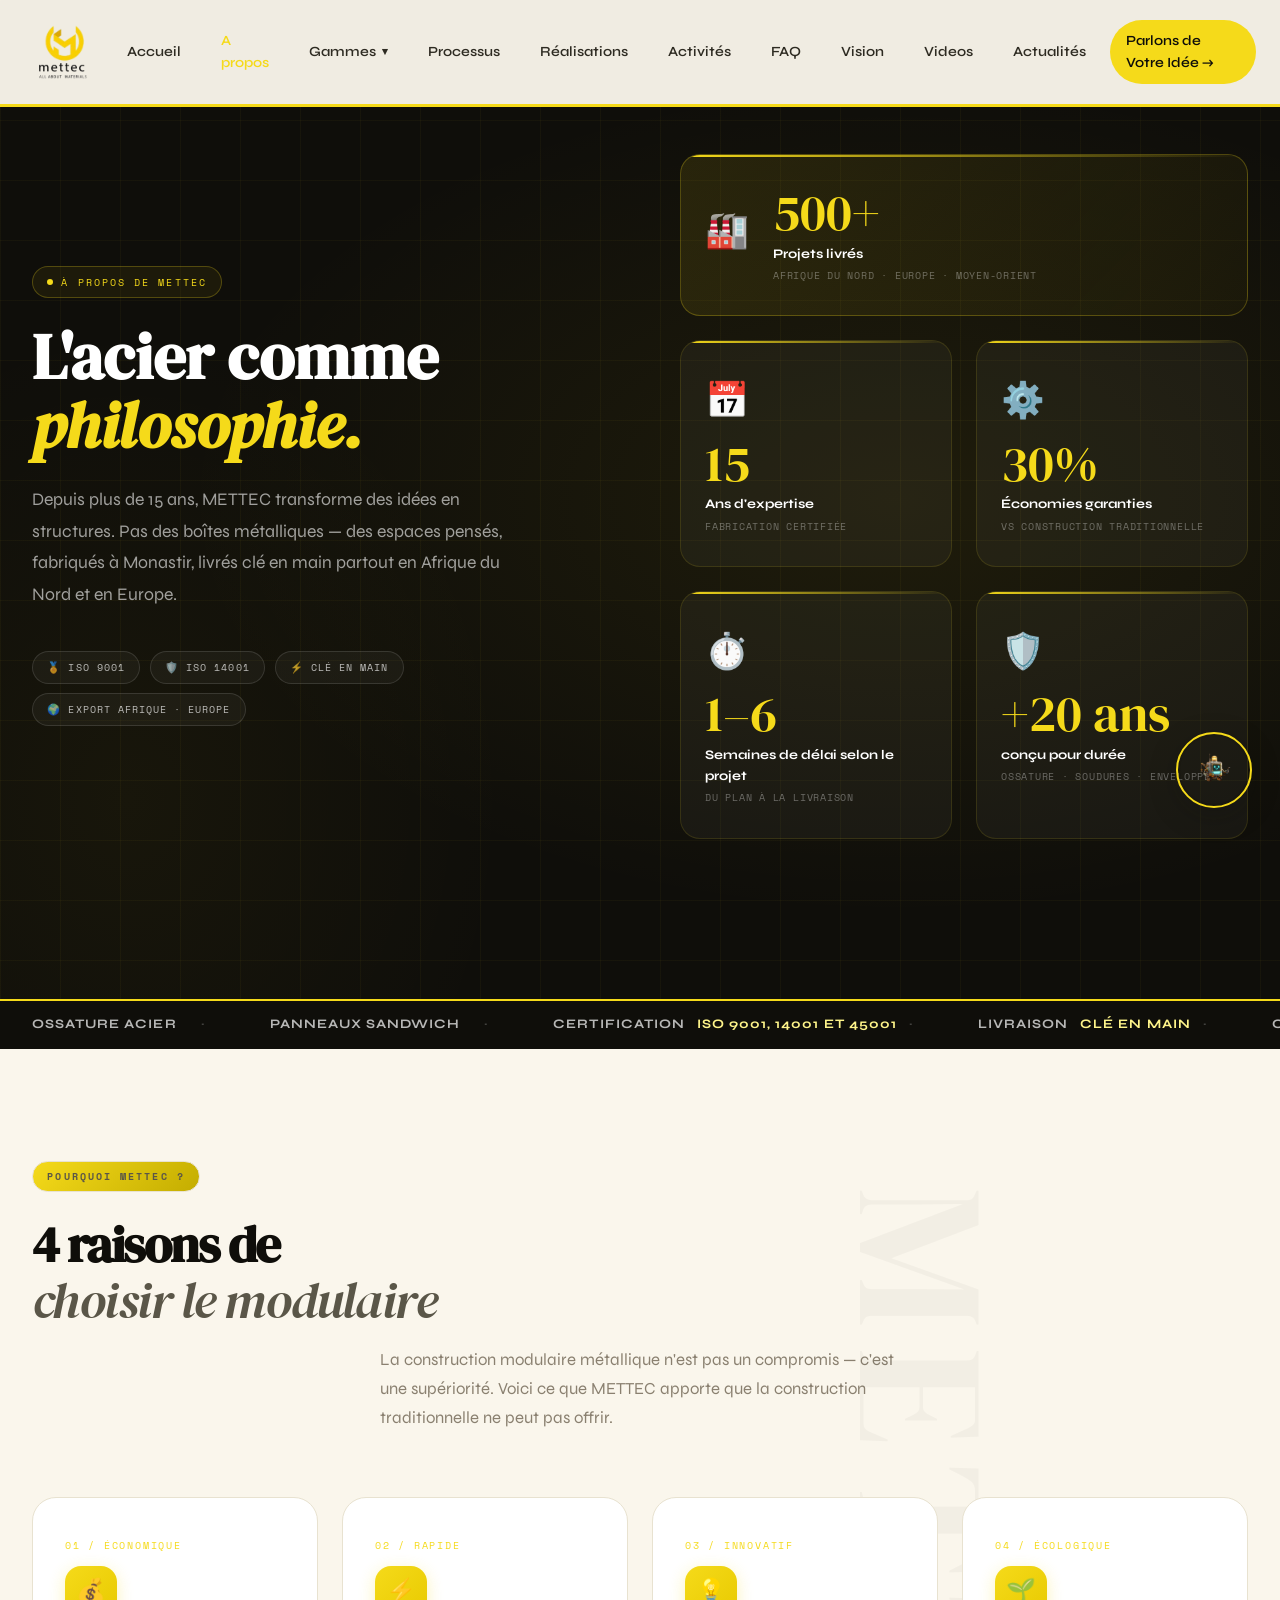
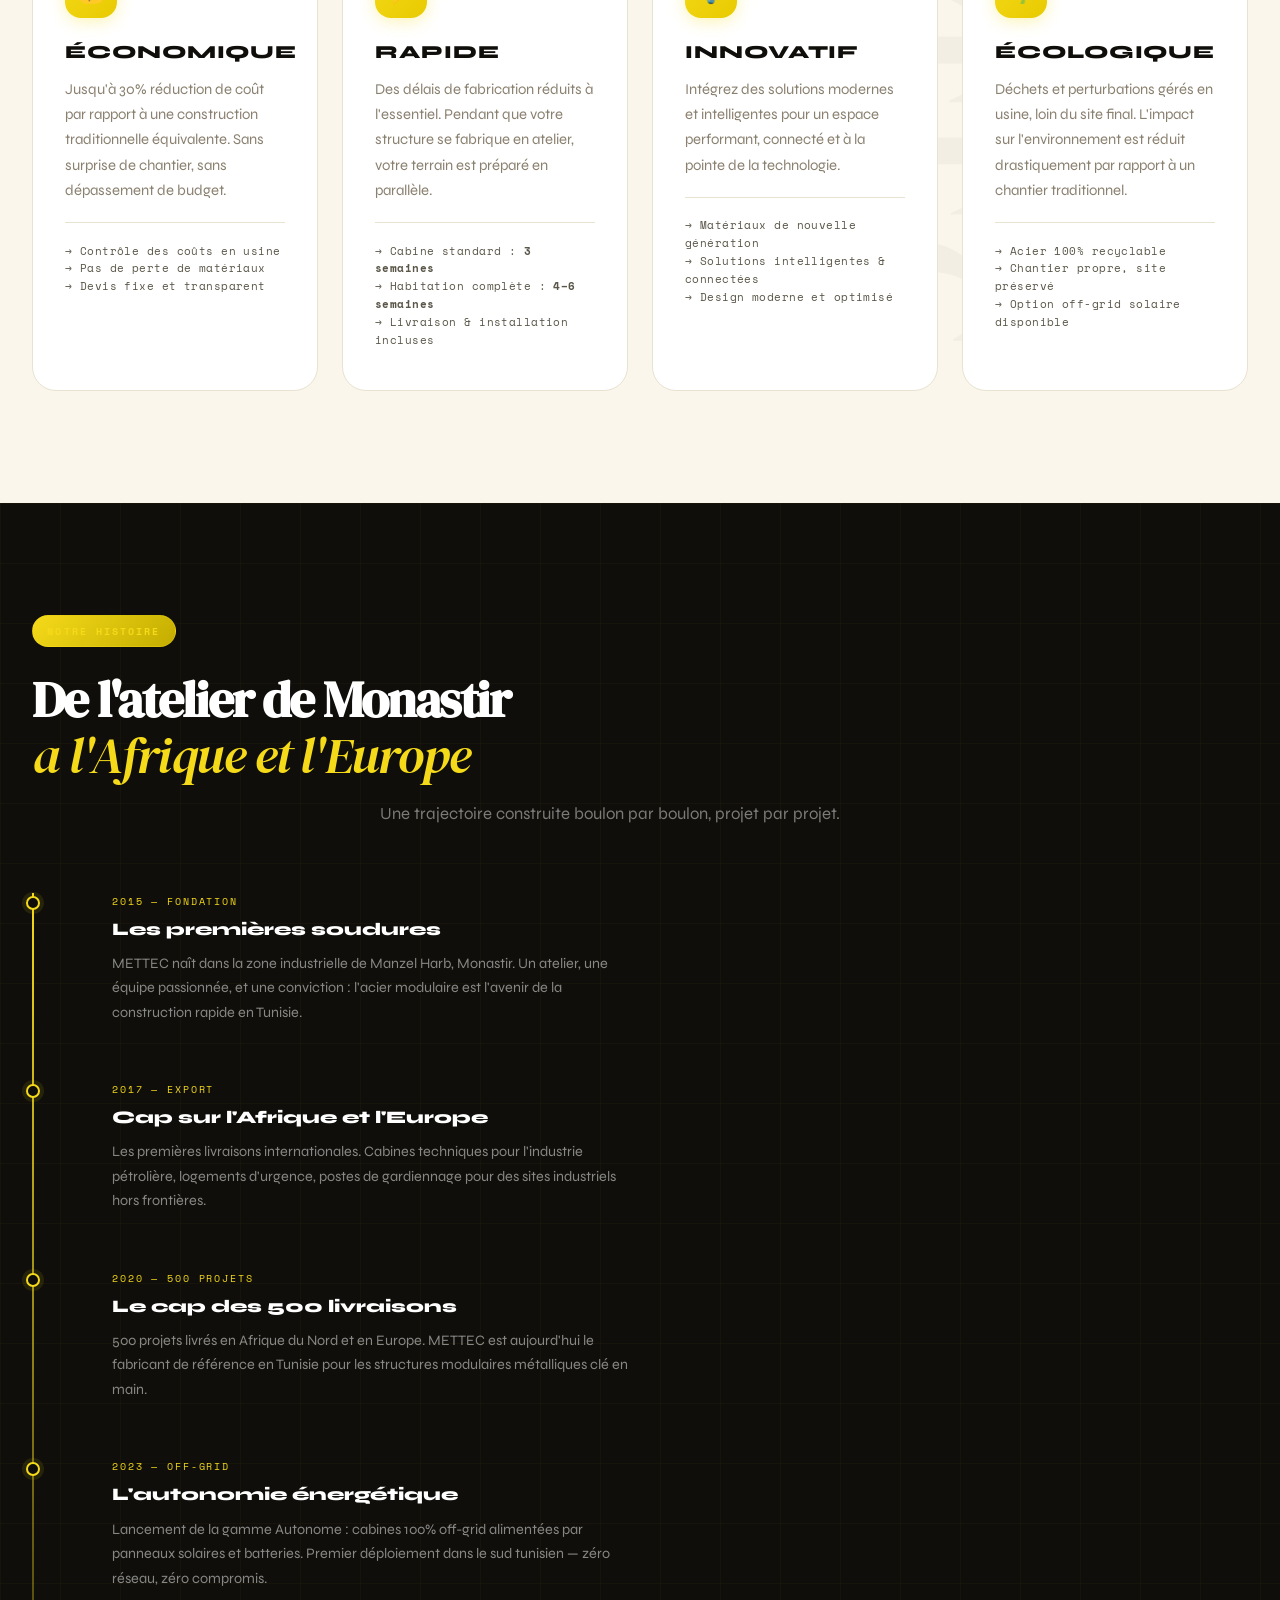
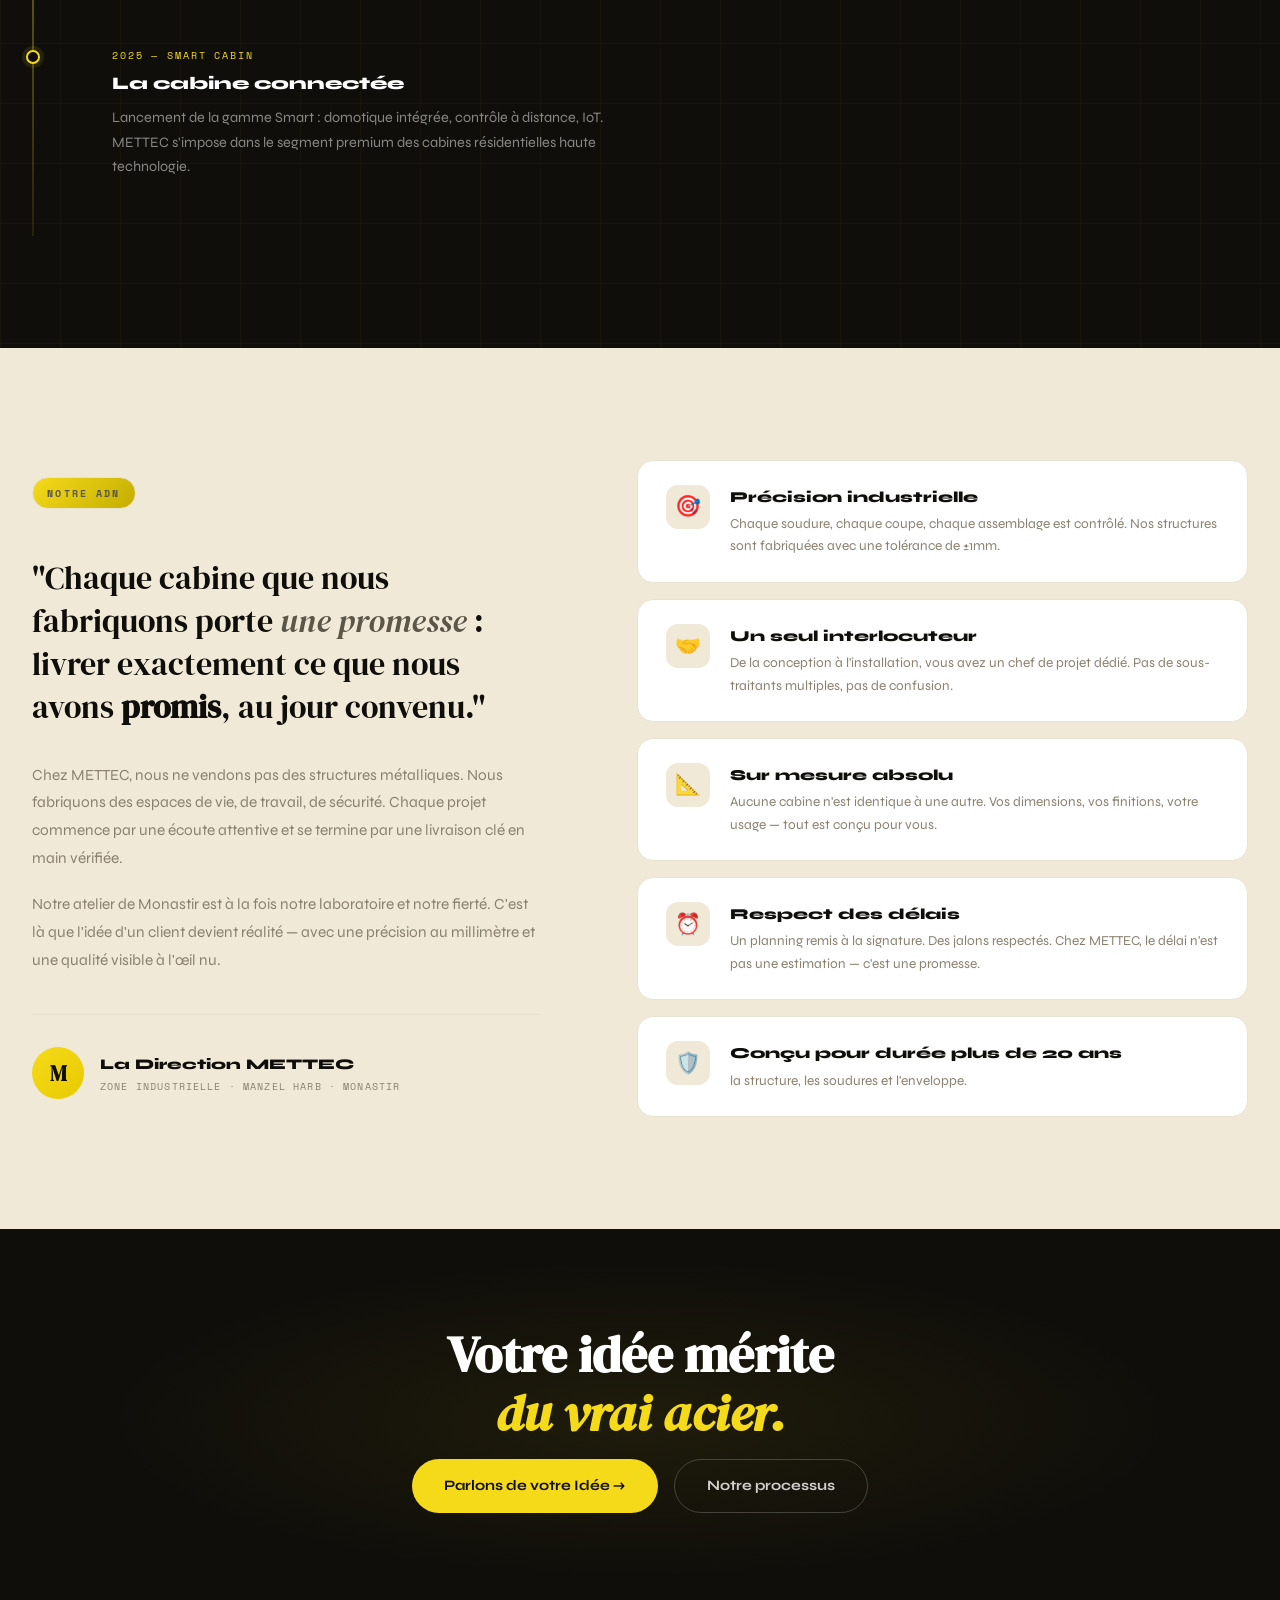
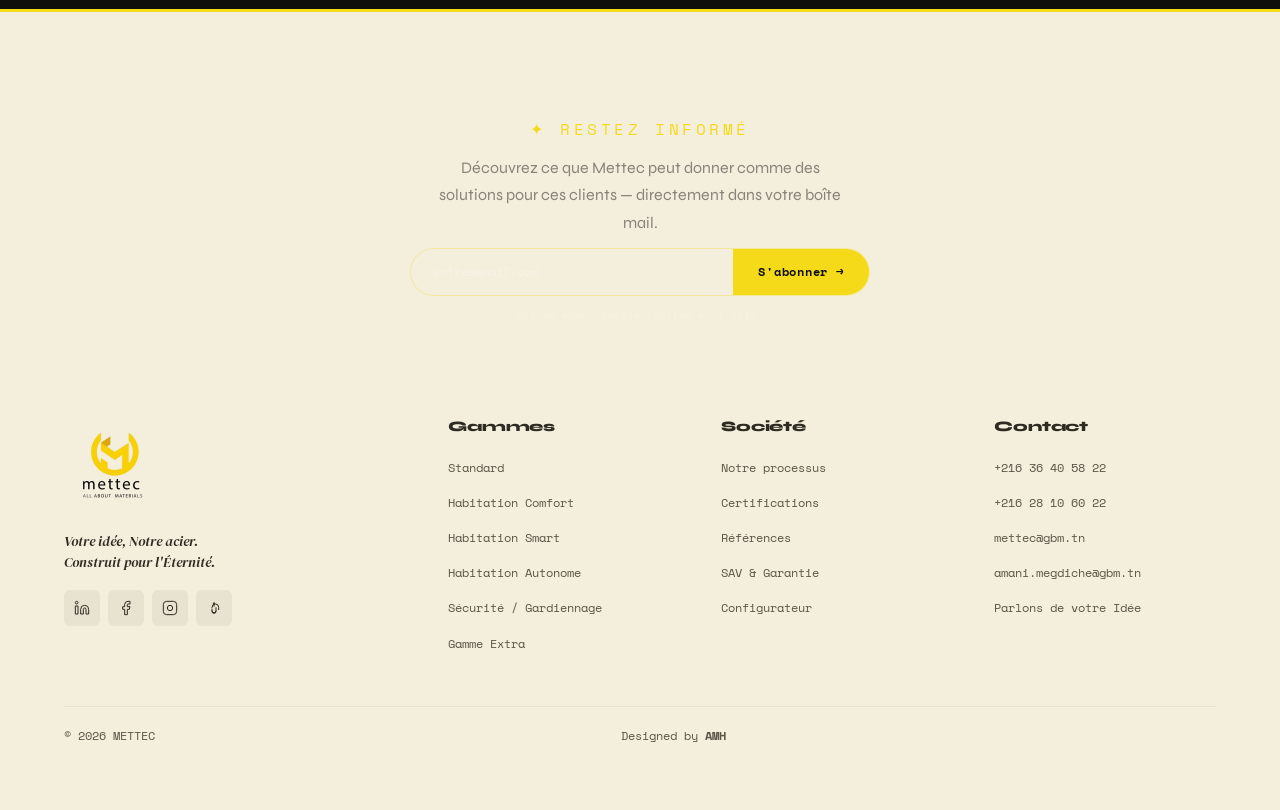
<file: apropos.html>
<!DOCTYPE html>
<html lang="fr">
<head>
  <meta charset="UTF-8">
  <meta name="viewport" content="width=device-width, initial-scale=1.0">
 
  <title>À Propos de METTEC — 15 Ans d'Expertise en Construction Modulaire | Monastir, Tunisie</title>
  <meta name="description" content="METTEC : 15 ans d'excellence en fabrication de cabines modulaires métalliques. Certifié ISO 9001, 14001, 45001. Notre histoire, notre équipe, nos valeurs. Monastir, Tunisie.">
  <meta name="keywords" content="à propos METTEC, histoire METTEC, entreprise construction modulaire Tunisie, certification ISO 9001 Tunisie, fabricant métallique Monastir, GBM Tunisie, équipe METTEC">
  <meta name="robots" content="index, follow, max-image-preview:large, max-snippet:-1">
  <meta name="author" content="METTEC GBM">
  <link rel="canonical" href="https://mettec.com.tn/apropos.html">
 
  <meta property="og:type" content="website">
  <meta property="og:locale" content="fr_TN">
  <meta property="og:site_name" content="METTEC">
  <meta property="og:title" content="À Propos — METTEC | 15 Ans de Construction Modulaire en Tunisie">
  <meta property="og:description" content="15 ans d'expertise, certification ISO 9001/14001/45001, 500+ projets. Découvrez l'histoire et les valeurs de METTEC.">
  <meta property="og:image" content="https://mettec.com.tn/images/og-apropos.jpg">
  <meta property="og:url" content="https://mettec.com.tn/apropos.html">
 
  <meta name="twitter:card" content="summary_large_image">
  <meta name="twitter:title" content="À Propos de METTEC — Fabricant Modulaire Tunisie">
  <meta name="twitter:description" content="15 ans d'excellence, ISO 9001. L'histoire et les valeurs de METTEC.">
  <meta name="twitter:image" content="https://mettec.com.tn/images/og-apropos.jpg">
 
  <script type="application/ld+json">
  {
    "@context": "https://schema.org",
    "@type": "AboutPage",
    "name": "À Propos de METTEC",
    "description": "15 ans d'expertise en fabrication de cabines modulaires métalliques certifiées. 500+ projets livrés en Tunisie et Afrique du Nord.",
    "url": "https://mettec.com.tn/apropos.html",
    "breadcrumb": {
      "@type": "BreadcrumbList",
      "itemListElement": [
        {"@type": "ListItem", "position": 1, "name": "Accueil", "item": "https://mettec.com.tn/"},
        {"@type": "ListItem", "position": 2, "name": "À Propos", "item": "https://mettec.com.tn/apropos.html"}
      ]
    },
    "mainEntity": {
      "@type": "Organization",
      "name": "METTEC",
      "foundingDate": "2009",
      "numberOfEmployees": {"@type": "QuantitativeValue", "value": "50+"},
      "award": ["Certification ISO 9001", "Certification ISO 14001", "Certification ISO 45001"]
    }
  }
  </script>
 
  <link rel="preconnect" href="https://fonts.googleapis.com">
  <link rel="preconnect" href="https://fonts.gstatic.com" crossorigin>
  <link href="https://fonts.googleapis.com/css2?family=Syne:wght@400;600;700;800&family=DM+Serif+Display:ital@0;1&family=Space+Mono:wght@400;700&display=swap" rel="stylesheet">
  <link rel="stylesheet" href="style1.css">


  <style>
    :root {
      --primary: #f5da1a;
      --accent:  #e8ca00;
      --gold:    #f5da1a;
      --cream:   #faf6ec;
      --linen:   #f0e9d8;
      --mist:    #8a8070;
      --dark:    #0f0e0a;
      --gray-800:#2e2b22;
      --gray-600:#5a5648;
      --gray-200:#e8e2d0;
      --font-main:  'Syne', sans-serif;
      --font-serif: 'DM Serif Display', serif;
      --font-mono:  'Space Mono', monospace;
      --t2xs: .65rem;
    }

    #pageLoader {
      position: fixed; inset: 0; z-index: 99999;
      background: var(--cream);
      display: flex; flex-direction: column;
      align-items: center; justify-content: center;
      gap: 24px;
      transition: opacity 0.6s ease, transform 0.5s ease;
    }
    #pageLoader.hide { opacity: 0; pointer-events: none; transform: scale(1.04); }
    .loader-mascot { width: clamp(200px, 18vw, 260px); height: auto; animation: mascotBounce 1.4s ease infinite; filter: drop-shadow(0 8px 24px rgba(15,14,10,.12)); }
    @keyframes mascotBounce { 0%,100% { transform: translateY(0) rotate(-2deg); } 50% { transform: translateY(-12px) rotate(2deg); } }
    .loader-dots { display: flex; gap: 8px; align-items: center; }
    .loader-dot { width: 8px; height: 8px; border-radius: 50%; background: var(--gold); animation: ldot 1.2s ease infinite; }
    .loader-dot:nth-child(2) { animation-delay: .2s; width: 10px; height: 10px; }
    .loader-dot:nth-child(3) { animation-delay: .4s; }
    @keyframes ldot { 0%,80%,100% { transform: scale(.6); background: var(--linen); } 40% { transform: scale(1.2); background: var(--gold); } }
    .loader-tagline { font-family: var(--font-mono); font-size: var(--t2xs); letter-spacing: 0.2em; text-transform: uppercase; color: var(--mist); }
    .loader-progress { width: 200px; height: 3px; background: var(--gray-200); border-radius: 2px; overflow: hidden; }
    .progress-bar { height: 100%; background: linear-gradient(90deg, var(--primary), var(--accent)); width: 0%; border-radius: 2px; transition: width 0.3s ease; }

    .hero-apropos { position: relative; min-height: 70vh; display: flex; align-items: center; background: var(--dark); overflow: hidden; padding-top: 90px; }
    .hero-apropos::before { content: ''; position: absolute; inset: 0; background: radial-gradient(ellipse 80% 60% at 70% 50%, rgba(245,218,26,.07) 0%, transparent 70%), radial-gradient(ellipse 50% 80% at 10% 80%, rgba(245,218,26,.04) 0%, transparent 60%); }
    .hero-apropos::after { content: ''; position: absolute; inset: 0; background-image: linear-gradient(rgba(245,218,26,.04) 1px, transparent 1px), linear-gradient(90deg, rgba(245,218,26,.04) 1px, transparent 1px); background-size: 60px 60px; pointer-events: none; }
    .hero-apropos-content { position: relative; z-index: 2; max-width: 1300px; margin: 0 auto; padding: 4rem 2rem 5rem; display: grid; grid-template-columns: 1fr 1fr; gap: 5rem; align-items: center; }
    .hero-apropos-badge { display: inline-flex; align-items: center; gap: .5rem; font-family: var(--font-mono); font-size: .65rem; letter-spacing: .2em; text-transform: uppercase; color: var(--primary); border: 1px solid rgba(245,218,26,.25); padding: .4rem .9rem; border-radius: 2rem; margin-bottom: 1.5rem; background: rgba(245,218,26,.06); }
    .hero-apropos-badge::before { content: ''; width: 6px; height: 6px; border-radius: 50%; background: var(--primary); animation: pulseDot 2s ease infinite; }
    @keyframes pulseDot { 0%,100%{opacity:1;transform:scale(1)} 50%{opacity:.4;transform:scale(.7)} }
    .hero-apropos-title { font-family: var(--font-serif); font-size: clamp(2.8rem, 5vw, 5rem); line-height: 1.08; color: #ffffff; margin-bottom: 1.5rem; }
    .hero-apropos-title em { color: var(--primary); font-style: italic; }
    .hero-apropos-desc { font-family: var(--font-main); font-size: clamp(.95rem, 1.4vw, 1.1rem); color: rgba(255,255,255,.6); line-height: 1.8; max-width: 500px; margin-bottom: 2.5rem; }
    .hero-apropos-certs { display: flex; flex-wrap: wrap; gap: .6rem; }
    .cert-chip-apropos { font-family: var(--font-mono); font-size: .65rem; letter-spacing: .1em; text-transform: uppercase; padding: .45rem .9rem; border-radius: 2rem; border: 1px solid rgba(255,255,255,.12); color: rgba(255,255,255,.7); background: rgba(255,255,255,.04); transition: border-color .25s, color .25s; }
    .cert-chip-apropos:hover { border-color: var(--primary); color: var(--primary); }
    .hero-apropos-right { display: grid; grid-template-columns: 1fr 1fr; gap: 1.5rem; }
    .hero-stat-card { background: rgba(255,255,255,.04); border: 1px solid rgba(245,218,26,.12); border-radius: 1.25rem; padding: 2rem 1.5rem; position: relative; overflow: hidden; transition: border-color .3s, transform .3s; }
    .hero-stat-card:hover { border-color: rgba(245,218,26,.4); transform: translateY(-4px); }
    .hero-stat-card::after { content: ''; position: absolute; top: 0; left: 0; right: 0; height: 2px; background: linear-gradient(90deg, var(--primary), transparent); border-radius: 1.25rem 1.25rem 0 0; }
    .hero-stat-card.featured { grid-column: 1 / -1; background: linear-gradient(135deg, rgba(245,218,26,.1) 0%, rgba(245,218,26,.03) 100%); border-color: rgba(245,218,26,.25); display: flex; align-items: center; gap: 1.5rem; }
    .stat-card-num { font-family: var(--font-serif); font-size: clamp(2.5rem, 4vw, 3.5rem); color: var(--primary); line-height: 1; }
    .stat-card-label { font-family: var(--font-main); font-size: .82rem; font-weight: 700; color: #ffffff; margin-top: .35rem; }
    .stat-card-sub { font-family: var(--font-mono); font-size: .6rem; letter-spacing: .08em; color: rgba(255,255,255,.35); margin-top: .2rem; text-transform: uppercase; }
    .stat-card-icon { font-size: 2.2rem; margin-bottom: .5rem; }

    .principes-section { background: var(--cream); padding: 7rem 2rem; position: relative; overflow: hidden; }
    .principes-section::before { content: 'METTEC'; position: absolute; right: -2rem; top: 50%; transform: translateY(-50%) rotate(90deg); font-family: var(--font-serif); font-size: clamp(6rem, 14vw, 16rem); color: rgba(15,14,10,.03); letter-spacing: .1em; pointer-events: none; white-space: nowrap; }
    .principes-container { max-width: 1300px; margin: 0 auto; }
    .section-badge { display: inline-flex; align-items: center; font-family: var(--font-mono); font-size: .65rem; letter-spacing: .2em; text-transform: uppercase; color: var(--gray-600); border: 1px solid var(--gray-200); padding: .4rem .9rem; border-radius: 2rem; margin-bottom: 1.5rem; }
    .section-title { font-family: var(--font-serif); font-size: clamp(2.2rem, 4vw, 3.8rem); line-height: 1.1; color: var(--dark); margin-bottom: 1rem; }
    .section-title em { color: var(--gray-600); font-style: italic; }
    .section-subtitle { font-family: var(--font-main); font-size: 1.05rem; color: var(--mist); max-width: 520px; line-height: 1.75; margin-bottom: 4rem; }
    .principes-grid { display: grid; grid-template-columns: repeat(auto-fit, minmax(280px, 1fr)); gap: 1.5rem; }
    .principe-card { background: #ffffff; border: 1px solid var(--gray-200); border-radius: 1.5rem; padding: 2.5rem 2rem; position: relative; overflow: hidden; transition: border-color .3s, transform .35s, box-shadow .35s; cursor: default; }
    .principe-card::before { content: ''; position: absolute; top: 0; left: 0; right: 0; height: 3px; background: linear-gradient(90deg, var(--primary), transparent); border-radius: 1.5rem 1.5rem 0 0; opacity: 0; transition: opacity .3s; }
    .principe-card:hover { border-color: rgba(245,218,26,.4); transform: translateY(-6px); box-shadow: 0 20px 50px rgba(15,14,10,.08); }
    .principe-card:hover::before { opacity: 1; }
    .principe-card-num { font-family: var(--font-mono); font-size: .62rem; letter-spacing: .18em; text-transform: uppercase; color: var(--primary); margin-bottom: .75rem; }
    .principe-card-icon { width: 52px; height: 52px; border-radius: 1rem; background: linear-gradient(135deg, var(--primary) 0%, var(--accent) 100%); display: flex; align-items: center; justify-content: center; font-size: 1.5rem; margin-bottom: 1.25rem; box-shadow: 0 4px 16px rgba(245,218,26,.3); }
    .principe-card-title { font-family: var(--font-main); font-size: 1.15rem; font-weight: 800; color: var(--dark); letter-spacing: .05em; text-transform: uppercase; margin-bottom: .6rem; }
    .principe-card-desc { font-family: var(--font-main); font-size: .93rem; color: var(--mist); line-height: 1.7; }
    .principe-card-detail { margin-top: 1.2rem; padding-top: 1.2rem; border-top: 1px solid var(--gray-200); font-family: var(--font-mono); font-size: .68rem; color: var(--gray-600); letter-spacing: .04em; line-height: 1.65; }

    .histoire-section { background: var(--dark); padding: 7rem 2rem; position: relative; overflow: hidden; }
    .histoire-section::before { content: ''; position: absolute; inset: 0; background-image: linear-gradient(rgba(245,218,26,.03) 1px, transparent 1px), linear-gradient(90deg, rgba(245,218,26,.03) 1px, transparent 1px); background-size: 60px 60px; pointer-events: none; }
    .histoire-container { max-width: 1300px; margin: 0 auto; }
    .histoire-header .section-badge { border-color: rgba(245,218,26,.2); color: var(--primary); }
    .histoire-header .section-title { color: #ffffff; }
    .histoire-header .section-title em { color: var(--primary); }
    .histoire-header .section-subtitle { color: rgba(255,255,255,.45); }
    .timeline { position: relative; padding-left: 2.5rem; margin-top: 3rem; }
    .timeline::before { content: ''; position: absolute; left: 0; top: 0; bottom: 0; width: 2px; background: linear-gradient(180deg, var(--primary) 0%, rgba(245,218,26,.1) 100%); }
    .timeline-item { position: relative; padding: 0 0 3.5rem 2.5rem; opacity: 0; transform: translateX(-20px); transition: opacity .6s ease, transform .6s ease; }
    .timeline-item.visible { opacity: 1; transform: none; }
    .timeline-dot { position: absolute; left: -2.85rem; top: .2rem; width: 14px; height: 14px; border-radius: 50%; background: var(--dark); border: 2px solid var(--primary); box-shadow: 0 0 0 4px rgba(245,218,26,.1); transition: background .3s, box-shadow .3s; }
    .timeline-item:hover .timeline-dot { background: var(--primary); box-shadow: 0 0 0 6px rgba(245,218,26,.2); }
    .timeline-year { font-family: var(--font-mono); font-size: .65rem; letter-spacing: .18em; text-transform: uppercase; color: var(--primary); margin-bottom: .4rem; }
    .timeline-title { font-family: var(--font-main); font-size: 1.1rem; font-weight: 800; color: #ffffff; margin-bottom: .5rem; }
    .timeline-desc { font-family: var(--font-main); font-size: .9rem; color: rgba(255,255,255,.5); line-height: 1.7; max-width: 520px; }

    .adn-section { background: var(--linen); padding: 7rem 2rem; }
    .adn-container { max-width: 1300px; margin: 0 auto; display: grid; grid-template-columns: 1fr 1.2fr; gap: 6rem; align-items: center; }
    .adn-manifesto { font-family: var(--font-serif); font-size: clamp(1.6rem, 2.5vw, 2.6rem); line-height: 1.35; color: var(--dark); margin: 1.5rem 0 2rem; }
    .adn-manifesto em { color: var(--gray-600); }
    .adn-manifesto strong { color: var(--dark); }
    .adn-text { font-family: var(--font-main); font-size: .96rem; color: var(--mist); line-height: 1.8; margin-bottom: 1.2rem; }
    .adn-signature { display: flex; align-items: center; gap: 1rem; margin-top: 2.5rem; padding-top: 2rem; border-top: 1px solid var(--gray-200); }
    .adn-sig-avatar { width: 52px; height: 52px; border-radius: 50%; background: linear-gradient(135deg, var(--primary), var(--accent)); display: flex; align-items: center; justify-content: center; font-family: var(--font-serif); font-size: 1.3rem; color: var(--dark); font-weight: 700; flex-shrink: 0; }
    .adn-sig-name { font-family: var(--font-main); font-weight: 800; font-size: .92rem; color: var(--dark); }
    .adn-sig-role { font-family: var(--font-mono); font-size: .6rem; letter-spacing: .12em; text-transform: uppercase; color: var(--mist); margin-top: .15rem; }
    .valeurs-list { display: flex; flex-direction: column; gap: 1rem; }
    .valeur-item { background: #ffffff; border-radius: 1rem; padding: 1.5rem 1.75rem; display: flex; align-items: flex-start; gap: 1.25rem; border: 1px solid var(--gray-200); transition: border-color .3s, transform .3s, box-shadow .3s; }
    .valeur-item:hover { border-color: var(--primary); transform: translateX(6px); box-shadow: 0 8px 30px rgba(15,14,10,.06); }
    .valeur-icon { width: 44px; height: 44px; border-radius: .75rem; background: var(--linen); display: flex; align-items: center; justify-content: center; font-size: 1.3rem; flex-shrink: 0; }
    .valeur-title { font-family: var(--font-main); font-weight: 800; font-size: .95rem; color: var(--dark); margin-bottom: .25rem; }
    .valeur-desc { font-family: var(--font-main); font-size: .85rem; color: var(--mist); line-height: 1.65; }

    .confiance-section { background: #ffffff; padding: 6rem 2rem; text-align: center; }
    .confiance-container { max-width: 1000px; margin: 0 auto; }
    .confiance-grid { display: grid; grid-template-columns: repeat(auto-fit, minmax(200px, 1fr)); gap: 1.5rem; margin-top: 3.5rem; }
    .confiance-card { border: 1px solid var(--gray-200); border-radius: 1.25rem; padding: 2.5rem 1.5rem; transition: border-color .3s, transform .3s; }
    .confiance-card:hover { border-color: var(--primary); transform: translateY(-4px); }
    .confiance-card-icon { font-size: 2.5rem; margin-bottom: 1rem; }
    .confiance-card-title { font-family: var(--font-main); font-weight: 800; font-size: .95rem; color: var(--dark); margin-bottom: .4rem; }
    .confiance-card-sub { font-family: var(--font-mono); font-size: .62rem; letter-spacing: .1em; text-transform: uppercase; color: var(--mist); }

    .cta-band { background: var(--dark); padding: 6rem 2rem; text-align: center; position: relative; overflow: hidden; }
    .cta-band::before { content: ''; position: absolute; inset: 0; background: radial-gradient(ellipse 60% 60% at 50% 50%, rgba(245,218,26,.07) 0%, transparent 70%); pointer-events: none; }
    .cta-band-title { font-family: var(--font-serif); font-size: clamp(2rem, 4vw, 3.5rem); color: #ffffff; line-height: 1.15; margin-bottom: 1rem; position: relative; }
    .cta-band-title em { color: var(--primary); font-style: italic; }
    .cta-band-sub { font-family: var(--font-main); font-size: 1rem; color: rgba(255,255,255,.5); margin-bottom: 2.5rem; max-width: 480px; margin-left: auto; margin-right: auto; line-height: 1.7; position: relative; }
    .cta-band-btns { display: flex; justify-content: center; flex-wrap: wrap; gap: 1rem; position: relative; }
    .btn-primary-band { font-family: var(--font-main); font-weight: 700; font-size: .9rem; background: var(--primary); color: var(--dark); padding: .9rem 2rem; border-radius: 3rem; text-decoration: none; transition: background .2s, transform .2s; display: inline-flex; align-items: center; gap: .5rem; }
    .btn-primary-band:hover { background: #ffe000; transform: translateY(-2px); }
    .btn-outline-band { font-family: var(--font-main); font-weight: 700; font-size: .9rem; background: transparent; color: rgba(255,255,255,.8); padding: .9rem 2rem; border-radius: 3rem; border: 1.5px solid rgba(255,255,255,.2); text-decoration: none; transition: border-color .2s, color .2s; display: inline-flex; align-items: center; gap: .5rem; }
    .btn-outline-band:hover { border-color: var(--primary); color: var(--primary); }

    .reveal { opacity: 0; transform: translateY(28px); transition: opacity .65s ease, transform .65s ease; }
    .reveal.visible { opacity: 1; transform: none; }

    @media (max-width: 900px) {
      .hero-apropos-content { grid-template-columns: 1fr; gap: 3rem; }
      .hero-apropos-right { grid-template-columns: 1fr 1fr; }
      .hero-stat-card.featured { grid-column: 1 / -1; }
      .adn-container { grid-template-columns: 1fr; gap: 3rem; }
    }
    @media (max-width: 600px) {
      .hero-apropos-right { grid-template-columns: 1fr 1fr; }
      .principes-grid { grid-template-columns: 1fr; }
      .confiance-grid { grid-template-columns: 1fr 1fr; }
    }

    /* ══ CHATBOT ══ */
    #chatbot-btn { position: fixed; bottom: 6rem; right: 2rem; z-index: 9999; width: 68px; height: 68px; border-radius: 50%; border: none; cursor: pointer; background: transparent; padding: 0; box-shadow: 0 8px 32px rgba(15,14,10,0.28); transition: transform 0.35s cubic-bezier(.22,.68,0,1.4), box-shadow 0.3s; animation: chatbot-float 3s ease-in-out infinite; }
    #chatbot-btn img { width: 100%; height: 100%; object-fit: contain; display: block; border-radius: 50%; }
    #chatbot-btn:hover { transform: scale(1.12) translateY(-4px); box-shadow: 0 16px 48px rgba(245,218,26,.45); animation: none; }
    #chatbot-btn.active { animation: none; transform: scale(0.92) rotate(-8deg); }
    @keyframes chatbot-float { 0%,100% { transform: translateY(0) rotate(-2deg); } 50% { transform: translateY(-8px) rotate(2deg); } }
    #chatbot-btn::after { content: ''; position: absolute; inset: -4px; border-radius: 50%; border: 2.5px solid var(--primary); animation: chatbot-ring 2.4s ease-out infinite; pointer-events: none; }
    @keyframes chatbot-ring { 0% { opacity:1; transform:scale(1); } 80% { opacity:0; transform:scale(1.6); } 100% { opacity:0; } }
    #chatbot-window { position: fixed; bottom: 10rem; right: 2rem; z-index: 9998; width: 360px; max-height: 580px; border-radius: 1.25rem; background: #ffffff; box-shadow: 0 20px 60px rgba(15,14,10,.15), 0 0 0 1px rgba(220,213,195,0.8); display: flex; flex-direction: column; overflow: hidden; transform: scale(0.88) translateY(24px); opacity: 0; pointer-events: none; transition: transform 0.38s cubic-bezier(.22,.68,0,1.25), opacity 0.3s ease; transform-origin: bottom right; }
    #chatbot-window.open { transform: scale(1) translateY(0); opacity: 1; pointer-events: all; }
    .cb-header { background: linear-gradient(120deg, #f5da1a 0%, #e8ca00 100%); padding: .85rem 1.2rem; display: flex; align-items: center; gap: .75rem; flex-shrink: 0; position: relative; overflow: hidden; }
    .cb-header::before { content: ''; position: absolute; top: -20px; right: -20px; width: 80px; height: 80px; border-radius: 50%; background: radial-gradient(circle, rgba(255,255,255,.25) 0%, transparent 70%); pointer-events: none; }
    .cb-header-avatar { width: 40px; height: 40px; border-radius: 50%; border: 2px solid rgba(255,255,255,.6); object-fit: contain; background: #fff8d0; flex-shrink: 0; animation: cb-avatar-bounce 2s ease infinite; }
    @keyframes cb-avatar-bounce { 0%,100% { transform: rotate(-3deg); } 50% { transform: rotate(3deg) translateY(-2px); } }
    .cb-header-info { flex: 1; }
    .cb-header-name { font-family: var(--font-main); font-size: .88rem; font-weight: 800; color: #0f0e0a; letter-spacing: -.01em; }
    .cb-header-status { display: flex; align-items: center; gap: .35rem; font-family: var(--font-mono); font-size: .58rem; color: rgba(15,14,10,.55); letter-spacing: .06em; text-transform: uppercase; margin-top: .12rem; }
    .cb-status-dot { width: 6px; height: 6px; border-radius: 50%; background: #16a34a; animation: pulse-dot 2s ease infinite; }
    @keyframes pulse-dot { 0%,100%{opacity:1;transform:scale(1)} 50%{opacity:.5;transform:scale(.8)} }
    .cb-close { background: rgba(15,14,10,.1); border: none; color: rgba(15,14,10,.55); width: 26px; height: 26px; border-radius: 50%; cursor: pointer; display: flex; align-items: center; justify-content: center; font-size: .9rem; transition: background 0.2s, color 0.2s; flex-shrink: 0; }
    .cb-close:hover { background: rgba(15,14,10,.2); color: #0f0e0a; }
    .cb-messages { flex: 1; min-height: 0; overflow-y: auto; padding: 1rem 1rem .8rem; display: flex; flex-direction: column; gap: .65rem; scroll-behavior: smooth; background: #f8f6f0; }
    .cb-messages::-webkit-scrollbar { width: 3px; }
    .cb-messages::-webkit-scrollbar-track { background: transparent; }
    .cb-messages::-webkit-scrollbar-thumb { background: #ddd8c8; border-radius: 2px; }
    .cb-msg-bot { display: flex; align-items: flex-end; gap: .45rem; animation: cb-msg-in 0.35s cubic-bezier(.22,.68,0,1.2); }
    @keyframes cb-msg-in { from { opacity:0; transform:translateY(10px) scale(.96); } to { opacity:1; transform:none; } }
    .cb-msg-bot-avatar { width: 24px; height: 24px; border-radius: 50%; object-fit: contain; background: #fff8d0; border: 1.5px solid #e8ca00; flex-shrink: 0; }
    .cb-bubble-bot { background: #ffffff; color: #2e2b22; border-radius: 1rem 1rem 1rem .25rem; padding: .65rem .9rem; font-family: var(--font-mono); font-size: .76rem; line-height: 1.65; max-width: 84%; box-shadow: 0 1px 4px rgba(15,14,10,.08), 0 0 0 1px rgba(220,213,195,.5); }
    .cb-bubble-bot strong { color: #b49a00; font-weight: 700; }
    .cb-typing { display: flex; align-items: center; gap: .45rem; }
    .cb-typing-dots { background: #ffffff; border-radius: 1rem 1rem 1rem .25rem; padding: .6rem .9rem; display: flex; gap: 4px; align-items: center; box-shadow: 0 1px 4px rgba(15,14,10,.08); }
    .cb-typing-dots span { width: 5px; height: 5px; border-radius: 50%; background: #c4b060; animation: typing-bounce 1.2s ease infinite; }
    .cb-typing-dots span:nth-child(2) { animation-delay: .2s; }
    .cb-typing-dots span:nth-child(3) { animation-delay: .4s; }
    @keyframes typing-bounce { 0%,60%,100% { transform:translateY(0); opacity:.4; } 30% { transform:translateY(-4px); opacity:1; } }
    .cb-questions { padding: .55rem .8rem .65rem; display: flex; flex-direction: column; gap: .3rem; flex-shrink: 0; max-height: 195px; overflow-y: auto; border-top: 1px solid #e8e0c8; background: #fffdf5; }
    .cb-questions::-webkit-scrollbar { width: 3px; }
    .cb-questions::-webkit-scrollbar-track { background: transparent; }
    .cb-questions::-webkit-scrollbar-thumb { background: #e8ca00; border-radius: 2px; }
    .cb-questions-label { font-family: var(--font-mono); font-size: .56rem; letter-spacing: .16em; text-transform: uppercase; color: #a89e7a; margin-bottom: .1rem; flex-shrink: 0; }
    .cb-q-btn { display: flex; align-items: center; gap: .5rem; background: #ffffff; color: #2e2b22; border: 1px solid #e8e0c8; border-radius: .6rem; padding: .4rem .7rem; font-family: var(--font-mono); font-size: .67rem; cursor: pointer; text-align: left; transition: background 0.18s, border-color 0.18s, transform 0.18s; line-height: 1.35; flex-shrink: 0; }
    .cb-q-btn:hover { background: #fffbe8; border-color: #e8ca00; transform: translateX(3px); }
    .cb-q-btn .cb-q-icon { font-size: .95rem; flex-shrink: 0; }
    .cb-q-btn.used { opacity: .35; pointer-events: none; transform: none; }
    .cb-msg-user { display: flex; justify-content: flex-end; animation: cb-msg-in 0.3s ease; }
    .cb-bubble-user { background: #f5da1a; color: #0f0e0a; border-radius: 1rem 1rem .25rem 1rem; padding: .55rem .85rem; font-family: var(--font-mono); font-size: .74rem; line-height: 1.45; max-width: 80%; font-weight: 600; box-shadow: 0 2px 8px rgba(245,218,26,.25); }
    .cb-reset { background: none; border: none; font-family: var(--font-mono); font-size: .58rem; color: #a89e7a; cursor: pointer; letter-spacing: .1em; text-transform: uppercase; text-align: center; margin-top: .2rem; padding: .2rem 0; transition: color 0.2s; text-decoration: underline; flex-shrink: 0; }
    .cb-reset:hover { color: #0f0e0a; }
    @media (max-width: 440px) {
      #chatbot-window { width: calc(100vw - 2rem); right: 1rem; bottom: 9rem; }
      #chatbot-btn { right: 1rem; bottom: 5rem; width: 60px; height: 60px; }
    }
  </style>
</head>
<body>

<!-- PAGE LOADER -->
<div id="pageLoader">
  <img src="images/mascotte-mettec.png" alt="METTEC" class="loader-mascot" onerror="this.style.opacity='0'">
  <div class="loader-dots">
    <div class="loader-dot"></div>
    <div class="loader-dot"></div>
    <div class="loader-dot"></div>
  </div>
  <div class="loader-tagline">Construit pour l'Éternité</div>
  <div class="loader-progress">
    <div class="progress-bar" id="progressBar"></div>
  </div>
</div>
<script src="loader-once.js"></script>

<!-- NAVIGATION -->
<div id="navOverlay" class="nav-overlay"></div>
<nav class="navbar">
  <div class="nav-container">
    <a href="index.html" class="nav-logo">
      <img src="images/logo-mettec.png" alt="METTEC" class="nav-logo-img" style="height:80px;width:80px;object-fit:contain;">
      <div>
        <div class="nav-logo-text"></div>
        <span class="nav-logo-sub"></span>
      </div>
    </a>
    <button class="menu-toggle" id="menuToggle" aria-label="Ouvrir le menu">☰</button>
    <ul class="nav-links" id="navLinks">
      <button class="menu-close" id="menuClose" aria-label="Fermer">✕</button>
      <li><a href="index.html" class="nav-link">Accueil</a></li>
      <li><a href="apropos.html" class="nav-link" style="color:var(--primary)">A propos</a></li>
      <li class="nav-dropdown">
        <span class="nav-link nav-dropdown-toggle">Gammes <span class="chevron">▾</span></span>
        <div class="nav-dropdown-menu">
          <a href="gammes.html" class="nav-dropdown-item">
            <div class="item-icon">🏗️</div>
            <div><div style="font-weight:700;font-size:.85rem">Gamme Standard</div><div style="font-size:.72rem">Industriel · Gardiennage</div></div>
          </a>
          <a href="gammes.html" class="nav-dropdown-item">
            <div class="item-icon">🏠</div>
            <div><div style="font-weight:700;font-size:.85rem">Gamme Habitation</div><div style="font-size:.72rem">Comfort · Smart · Autonome</div></div>
          </a>
          <a href="gammes.html" class="nav-dropdown-item">
            <div class="item-icon">🛡️</div>
            <div><div style="font-weight:700;font-size:.85rem">Gamme Sécurité</div><div style="font-size:.72rem">Postes de garde · Contrôle</div></div>
          </a>
          <a href="gammes.html" class="nav-dropdown-item">
            <div class="item-icon">✨</div>
            <div><div style="font-weight:700;font-size:.85rem">Gamme Extra</div><div style="font-size:.72rem">Bar · Coffee shop · Sanitaire</div></div>
          </a>
        </div>
      </li>
      <li><a href="processus.html" class="nav-link">Processus</a></li>
      <li><a href="realisations.html" class="nav-link">Réalisations</a></li>
      <li><a href="activite.html" class="nav-link">Activités</a></li>
      <li><a href="faq.html" class="nav-link">FAQ</a></li>
      <li><a href="vision.html" class="nav-link">Vision</a></li>
      <li><a href="videos.html" class="nav-link">Videos</a></li>
      <li><a href="actualites.html" class="nav-link">Actualités</a></li>
      <li><a href="index.html#contact" class="nav-link nav-cta">Parlons de Votre Idée →</a></li>
    </ul>
  </div>
</nav>

<!-- HERO -->
<section class="hero-apropos">
  <div class="hero-apropos-content">
    <div class="hero-apropos-left">
      <div class="hero-apropos-badge">À Propos de METTEC</div>
      <h1 class="hero-apropos-title">L'acier comme<br><em>philosophie.</em></h1>
      <p class="hero-apropos-desc">Depuis plus de 15 ans, METTEC transforme des idées en structures. Pas des boîtes métalliques — des espaces pensés, fabriqués à Monastir, livrés clé en main partout en Afrique du Nord et en Europe.</p>
      <div class="hero-apropos-certs">
        <span class="cert-chip-apropos">🏅 ISO 9001</span>
        <span class="cert-chip-apropos">🛡️ ISO 14001</span>
        <span class="cert-chip-apropos">⚡ Clé en main</span>
        <span class="cert-chip-apropos">🌍 Export Afrique · Europe</span>
      </div>
    </div>
    <div class="hero-apropos-right">
      <div class="hero-stat-card featured">
        <div><div class="stat-card-icon">🏭</div></div>
        <div>
          <div class="stat-card-num">500+</div>
          <div class="stat-card-label">Projets livrés</div>
          <div class="stat-card-sub">Afrique du Nord · Europe · Moyen-Orient</div>
        </div>
      </div>
      <div class="hero-stat-card"><div class="stat-card-icon">📅</div><div class="stat-card-num">15</div><div class="stat-card-label">Ans d'expertise</div><div class="stat-card-sub">Fabrication certifiée</div></div>
      <div class="hero-stat-card"><div class="stat-card-icon">⚙️</div><div class="stat-card-num">30%</div><div class="stat-card-label">Économies garanties</div><div class="stat-card-sub">Vs construction traditionnelle</div></div>
      <div class="hero-stat-card"><div class="stat-card-icon">⏱️</div><div class="stat-card-num">1–6</div><div class="stat-card-label">Semaines de délai selon le projet</div><div class="stat-card-sub">Du plan à la livraison</div></div>
      <div class="hero-stat-card"><div class="stat-card-icon">🛡️</div><div class="stat-card-num">+20 ans</div><div class="stat-card-label">conçu pour durée</div><div class="stat-card-sub">Ossature · Soudures · Enveloppe</div></div>
    </div>
  </div>
</section>

<!-- MARQUEE BAND -->
<div class="marquee-band">
  <div class="marquee-inner">
    <span>Ossature Acier <strong></strong></span>
    <span>Panneaux Sandwich <strong></strong></span>
    <span>Certification <strong>ISO 9001, 14001 et 45001</strong></span>
    <span>Livraison <strong>Clé en main</strong></span>
    <span>Conçu pour durée <strong>+20 ans</strong></span>
    <span>Sur Mesure <strong>S+0 · S+1 · S+2</strong></span>
    <span>Zones <strong>Monastir · Afrique · Europe</strong></span>
    <span>Smart Cabin <strong>Domotique IoT</strong></span>
    <span>Off-Grid <strong>Solaire Autonome</strong></span>
    <span>Ossature Acier <strong></strong></span>
    <span>Panneaux Sandwich <strong></strong></span>
    <span>Certification <strong>ISO 9001, 14001 et 45001</strong></span>
  </div>
</div>

<!-- NOS PRINCIPES -->
<section class="principes-section">
  <div class="principes-container">
    <div class="section-badge reveal">Pourquoi METTEC ?</div>
    <h2 class="section-title reveal">4 raisons de<br><em>choisir le modulaire</em></h2>
    <p class="section-subtitle reveal">La construction modulaire métallique n'est pas un compromis — c'est une supériorité. Voici ce que METTEC apporte que la construction traditionnelle ne peut pas offrir.</p>
    <div class="principes-grid">
      <div class="principe-card reveal">
        <div class="principe-card-num">01 / ÉCONOMIQUE</div>
        <div class="principe-card-icon">💰</div>
        <div class="principe-card-title">Économique</div>
        <div class="principe-card-desc">Jusqu'à 30% réduction de coût par rapport à une construction traditionnelle équivalente. Sans surprise de chantier, sans dépassement de budget.</div>
        <div class="principe-card-detail">→ Contrôle des coûts en usine<br>→ Pas de perte de matériaux<br>→ Devis fixe et transparent</div>
      </div>
      <div class="principe-card reveal">
        <div class="principe-card-num">02 / RAPIDE</div>
        <div class="principe-card-icon">⚡</div>
        <div class="principe-card-title">Rapide</div>
        <div class="principe-card-desc">Des délais de fabrication réduits à l'essentiel. Pendant que votre structure se fabrique en atelier, votre terrain est préparé en parallèle.</div>
        <div class="principe-card-detail">→ Cabine standard : <strong>3 semaines</strong><br>→ Habitation complète : <strong>4–6 semaines</strong><br>→ Livraison & installation incluses</div>
      </div>
      
      <div class="principe-card reveal">
  <div class="principe-card-num">03 / INNOVATIF</div>
  <div class="principe-card-icon">💡</div>
  <div class="principe-card-title">Innovatif</div>
  <div class="principe-card-desc">Intégrez des solutions modernes et intelligentes pour un espace performant, connecté et à la pointe de la technologie.</div>
  <div class="principe-card-detail">→ Matériaux de nouvelle génération<br>→ Solutions intelligentes & connectées<br>→ Design moderne et optimisé</div>
</div>
      <div class="principe-card reveal">
        <div class="principe-card-num">04 / ÉCOLOGIQUE</div>
        <div class="principe-card-icon">🌱</div>
        <div class="principe-card-title">Écologique</div>
        <div class="principe-card-desc">Déchets et perturbations gérés en usine, loin du site final. L'impact sur l'environnement est réduit drastiquement par rapport à un chantier traditionnel.</div>
        <div class="principe-card-detail">→ Acier 100% recyclable<br>→ Chantier propre, site préservé<br>→ Option off-grid solaire disponible</div>
      </div>

    </div>
  </div>
</section>

<!-- NOTRE HISTOIRE -->
<section class="histoire-section">
  <div class="histoire-container">
    <div class="histoire-header">
      <div class="section-badge reveal">Notre Histoire</div>
      <h2 class="section-title reveal">De l'atelier de Monastir<br><em>a l'Afrique et l'Europe</em></h2>
      <p class="section-subtitle reveal">Une trajectoire construite boulon par boulon, projet par projet.</p>
    </div>
    <div class="timeline">
      <div class="timeline-item"><div class="timeline-dot"></div><div class="timeline-year">2015 — Fondation</div><div class="timeline-title">Les premières soudures</div><div class="timeline-desc">METTEC naît dans la zone industrielle de Manzel Harb, Monastir. Un atelier, une équipe passionnée, et une conviction : l'acier modulaire est l'avenir de la construction rapide en Tunisie.</div></div>
      <div class="timeline-item"><div class="timeline-dot"></div><div class="timeline-year">2017 — Export</div><div class="timeline-title">Cap sur l'Afrique et l'Europe</div><div class="timeline-desc">Les premières livraisons internationales. Cabines techniques pour l'industrie pétrolière, logements d'urgence, postes de gardiennage pour des sites industriels hors frontières.</div></div>
      <div class="timeline-item"><div class="timeline-dot"></div><div class="timeline-year">2020 — 500 projets</div><div class="timeline-title">Le cap des 500 livraisons</div><div class="timeline-desc">500 projets livrés en Afrique du Nord et en Europe. METTEC est aujourd'hui le fabricant de référence en Tunisie pour les structures modulaires métalliques clé en main.</div></div>
      <div class="timeline-item"><div class="timeline-dot"></div><div class="timeline-year">2023 — Off-Grid</div><div class="timeline-title">L'autonomie énergétique</div><div class="timeline-desc">Lancement de la gamme Autonome : cabines 100% off-grid alimentées par panneaux solaires et batteries. Premier déploiement dans le sud tunisien — zéro réseau, zéro compromis.</div></div>
      <div class="timeline-item"><div class="timeline-dot"></div><div class="timeline-year">2025 — Smart Cabin</div><div class="timeline-title">La cabine connectée</div><div class="timeline-desc">Lancement de la gamme Smart : domotique intégrée, contrôle à distance, IoT. METTEC s'impose dans le segment premium des cabines résidentielles haute technologie.</div></div>

    </div>
  </div>
</section>

<!-- ADN & VALEURS -->
<section class="adn-section">
  <div class="adn-container">
    <div class="adn-left">
      <div class="section-badge reveal">Notre ADN</div>
      <blockquote class="adn-manifesto reveal">"Chaque cabine que nous fabriquons porte <em>une promesse</em> : livrer exactement ce que nous avons <strong>promis</strong>, au jour convenu."</blockquote>
      <p class="adn-text reveal">Chez METTEC, nous ne vendons pas des structures métalliques. Nous fabriquons des espaces de vie, de travail, de sécurité. Chaque projet commence par une écoute attentive et se termine par une livraison clé en main vérifiée.</p>
      <p class="adn-text reveal">Notre atelier de Monastir est à la fois notre laboratoire et notre fierté. C'est là que l'idée d'un client devient réalité — avec une précision au millimètre et une qualité visible à l'œil nu.</p>
      <div class="adn-signature reveal">
        <div class="adn-sig-avatar">M</div>
        <div><div class="adn-sig-name">La Direction METTEC</div><div class="adn-sig-role">Zone Industrielle · Manzel Harb · Monastir</div></div>
      </div>
    </div>
    <div class="adn-right">
      <div class="valeurs-list">
        <div class="valeur-item reveal"><div class="valeur-icon">🎯</div><div><div class="valeur-title">Précision industrielle</div><div class="valeur-desc">Chaque soudure, chaque coupe, chaque assemblage est contrôlé. Nos structures sont fabriquées avec une tolérance de ±1mm.</div></div></div>
        <div class="valeur-item reveal"><div class="valeur-icon">🤝</div><div><div class="valeur-title">Un seul interlocuteur</div><div class="valeur-desc">De la conception à l'installation, vous avez un chef de projet dédié. Pas de sous-traitants multiples, pas de confusion.</div></div></div>
        <div class="valeur-item reveal"><div class="valeur-icon">📐</div><div><div class="valeur-title">Sur mesure absolu</div><div class="valeur-desc">Aucune cabine n'est identique à une autre. Vos dimensions, vos finitions, votre usage — tout est conçu pour vous.</div></div></div>
        <div class="valeur-item reveal"><div class="valeur-icon">⏰</div><div><div class="valeur-title">Respect des délais</div><div class="valeur-desc">Un planning remis à la signature. Des jalons respectés. Chez METTEC, le délai n'est pas une estimation — c'est une promesse.</div></div></div>
        <div class="valeur-item reveal"><div class="valeur-icon">🛡️</div><div><div class="valeur-title">Conçu pour durée plus de 20 ans</div><div class="valeur-desc">la structure, les soudures et l'enveloppe.</div></div></div>
      </div>
    </div>
  </div>
</section>



<!-- CTA BAND -->
<section class="cta-band">
  <h2 class="cta-band-title reveal">Votre idée mérite<br><em>du vrai acier.</em></h2>
  <div class="cta-band-btns reveal">
    <a href="index.html#contact" class="btn-primary-band">Parlons de votre Idée →</a>
    <a href="processus.html" class="btn-outline-band">Notre processus</a>
  </div>
</section>

<!-- FOOTER -->
<footer>
  <div class="footer-newsletter">
    <div class="footer-newsletter-eyebrow">✦ Restez informé</div>
    <p class="footer-newsletter-desc">Découvrez ce que Mettec peut donner comme des solutions pour ces clients — directement dans votre boîte mail.</p>
    <form class="footer-nl-form" onsubmit="handleNewsletter(event)">
      <input type="email" class="footer-nl-input" placeholder="votre@email.com" required>
      <button type="submit" class="footer-nl-btn">S'abonner →</button>
    </form>
    <div class="footer-nl-success" id="nlSuccess">✅ Bienvenue ! Vous êtes maintenant abonné.</div>
    <p class="footer-nl-note">Pas de spam. Désinscription en 1 clic.</p>
  </div>
  <div>
    <a class="footer-logo" href="#"><img src="images/logo-mettec.png" alt="METTEC" class="footer-logo-img"><div><div class="footer-logo-name"></div><span class="footer-logo-sub"></span></div></a>
    <style>.footer-logo-img { height: 100px; width: 100px; object-fit: contain; }</style>
    <p class="footer-tagline">Votre idée, Notre acier.<br>Construit pour l'Éternité.</p>
    <div class="footer-socials">
    <a href="https://www.linkedin.com/company/mettec-gbm" class="footer-social" aria-label="LinkedIn">
        <svg viewBox="0 0 24 24"><path d="M16 8a6 6 0 016 6v7h-4v-7a2 2 0 00-2-2 2 2 0 00-2 2v7h-4v-7a6 6 0 016-6zM2 9h4v12H2z"/><circle cx="4" cy="4" r="2"/></svg>
      </a>
      <a href="https://www.facebook.com/mettec.tn/" class="footer-social" aria-label="Facebook">
        <svg viewBox="0 0 24 24"><path d="M18 2h-3a5 5 0 00-5 5v3H7v4h3v8h4v-8h3l1-4h-4V7a1 1 0 011-1h3z"/></svg>
      </a>
      <a href="https://www.instagram.com/mettec_gbm/" class="footer-social" aria-label="Instagram">
        <svg viewBox="0 0 24 24" fill="none" stroke="currentColor" stroke-width="1.8"><rect x="2" y="2" width="20" height="20" rx="5" ry="5"/><circle cx="12" cy="12" r="4"/><line x1="17.5" y1="6.5" x2="17.51" y2="6.5"/></svg>
      </a>
      <a href="https://www.tiktok.com/@mettec_gbm" class="footer-social" aria-label="TikTok">
        <svg viewBox="0 0 24 24" fill="none" stroke="currentColor" stroke-width="1.5"><path d="M9 12v-1a5 5 0 0 1 10 0v4"/><path d="M15 11v6a3 3 0 0 1-6 0v-4"/><path d="M9 16a3 3 0 0 0 6 0"/><path d="M12 5v5"/><circle cx="12" cy="5" r="1"/></svg>
      </a>  
    </div>
  </div>
  <div><div class="footer-col-title">Gammes</div><ul class="footer-links"><li><a href="#gammes">Standard</a></li><li><a href="#gammes">Habitation Comfort</a></li><li><a href="#gammes">Habitation Smart</a></li><li><a href="#gammes">Habitation Autonome</a></li><li><a href="#gammes">Sécurité / Gardiennage</a></li><li><a href="#gammes">Gamme Extra</a></li></ul></div>
  <div><div class="footer-col-title">Société</div><ul class="footer-links"><li><a href="processus.html">Notre processus</a></li><li><a href="#">Certifications</a></li><li><a href="#partners">Références</a></li><li><a href="#sav">SAV & Garantie</a></li><li><a href="#configurator">Configurateur</a></li></ul></div>
  <div><div class="footer-col-title">Contact</div><ul class="footer-links"><li><a href="tel:+21636405822">+216 36 40 58 22</a></li><li><a href="tel:+21628106022">+216 28 10 60 22</a></li>
<li>
  <a href="mailto:mettec@gbm.tn">mettec@gbm.tn</a>
</li> 
<li>
  <a href="mailto:amani.megdiche@gbm.tn">amani.megdiche@gbm.tn</a>
</li> 
<li><a href="index.html#contact">Parlons de votre Idée</a></li></ul></div>
<div class="footer-bottom">
  <span class="footer-copy">© 2026 METTEC</span>
  <span class="footer-copy">Designed by 
    <a href="https://www.linkedin.com/in/hammouda-ahmed-mustapha-a55270195/" 
       target="_blank" 
       rel="noopener noreferrer">
      <strong>AMH</strong>
    </a>
  </span>
  <div class="footer-legal"><a href="#"></a><a href="#"></a></div>
</div>
</footer>

<style>
.footer-newsletter { padding: 2.5rem 2rem; border-top: 1px solid rgba(255,255,255,0.08); grid-column: 1 / -1; display: flex; flex-direction: column; align-items: center; text-align: center; gap: .75rem; }
.footer-newsletter-eyebrow { font-family: var(--font-mono); font-size: 1rem; letter-spacing: .22em; text-transform: uppercase; color: var(--primary); }
.footer-newsletter-desc { font-family: var(--font-main); font-size: 1rem; color: rgba(3,3,3,0.45); max-width: 420px; line-height: 1.7; }
.footer-nl-form { display: flex; gap: 0; border-radius: 3rem; overflow: hidden; border: 1.5px solid rgba(245,218,26,0.3); background: rgba(255,255,255,0.04); transition: border-color 0.25s; max-width: 460px; width: 100%; }
.footer-nl-form:focus-within { border-color: var(--primary); background: rgba(245,218,26,0.05); }
.footer-nl-input { flex: 1; background: transparent; border: none; outline: none; padding: .85rem 1.4rem; font-family: var(--font-mono); font-size: .78rem; color: #ffffff; }
.footer-nl-input::placeholder { color: rgba(255,255,255,0.3); }
.footer-nl-btn { background: var(--primary); border: none; padding: .85rem 1.6rem; font-family: var(--font-mono); font-size: .75rem; font-weight: 700; letter-spacing: .06em; color: #0f0e0a; cursor: pointer; white-space: nowrap; transition: background 0.2s, transform 0.2s; }
.footer-nl-btn:hover { background: #ffe000; transform: scale(1.03); }
.footer-nl-success { display: none; font-family: var(--font-mono); font-size: .74rem; color: #4ade80; background: rgba(74,222,128,0.1); padding: .6rem 1.2rem; border-radius: 2rem; border: 1px solid rgba(74,222,128,0.25); }
.footer-nl-success.show { display: block; }
.footer-nl-note { font-family: var(--font-mono); font-size: .6rem; color: rgba(255,255,255,0.22); letter-spacing: .05em; }
@media (max-width: 600px) { .footer-nl-form { flex-direction: column; border-radius: 1rem; } .footer-nl-btn { border-radius: 0 0 .8rem .8rem; text-align: center; } }
</style>

<!-- Scroll top -->
<button id="scrollTop"><svg viewBox="0 0 24 24"><path d="M18 15l-6-6-6 6"/></svg></button>

<!-- ══════════════════════════════════════
     CHATBOT BUTTON + CONVERSATION WIDGET
══════════════════════════════════════ -->
<button id="chatbot-btn" aria-label="Ouvrir le chatbot METTEC">
  <img src="images/chatbot.png" alt="GBM Chatbot">
</button>

<div id="chatbot-window" role="dialog" aria-label="Assistant METTEC">
  <div class="cb-header">
    <img src="images/chatbot.png" alt="Bot" class="cb-header-avatar">
    <div class="cb-header-info">
      <div class="cb-header-name">Assistant METTEC</div>
      <div class="cb-header-status"><span class="cb-status-dot"></span>En ligne · Répond instantanément</div>
    </div>
    <button class="cb-close" id="chatbot-close" aria-label="Fermer">✕</button>
  </div>
  <div class="cb-messages" id="cb-messages"></div>
  <div class="cb-questions" id="cb-questions">
    <div class="cb-questions-label">✦ Choisissez votre question</div>
  </div>
</div>

<script>




// Scroll animations
const observer = new IntersectionObserver((entries) => {
  entries.forEach(e => { if (e.isIntersecting) { e.target.classList.add('visible'); } });
}, { threshold: 0.12 });
document.querySelectorAll('.reveal, .timeline-item').forEach(el => observer.observe(el));

// Scroll top
const scrollTopBtn = document.getElementById('scrollTop');
window.addEventListener('scroll', () => { scrollTopBtn.classList.toggle('visible', window.scrollY > 500); });
scrollTopBtn.addEventListener('click', () => window.scrollTo({ top: 0, behavior: 'smooth' }));

// Newsletter
function handleNewsletter(e) {
  e.preventDefault();
  document.getElementById('nlSuccess').classList.add('show');
  e.target.style.display = 'none';
}

// ── CHATBOT ──
(function() {
  const btn    = document.getElementById('chatbot-btn');
  const win    = document.getElementById('chatbot-window');
  const closeB = document.getElementById('chatbot-close');
  const msgBox = document.getElementById('cb-messages');
  const qBox   = document.getElementById('cb-questions');
  let opened   = false;

  const questions = [
    { icon: '🏗️', q: 'Qu\'est-ce que METTEC sait faire en préfabrication ?', a: '<strong>Préfabrication métallique</strong> — notre cœur de métier. Cabines modulaires, capsules Smart connectées, maisonettes clé-en-main, kiosques, vestiaires industriels… Tout fabriqué dans notre atelier de Monastir avec une précision au millimètre. Délai : <strong>3 à 6 semaines</strong>.' },
    { icon: '🏠', q: 'Vous construisez des bâtiments entiers ?', a: 'Absolument ! Notre pôle <strong>Construction & Installation</strong> prend en charge bâtiments industriels, charpentes métalliques, hangars, habitats et logements. Nos équipes interviennent sur site partout en Tunisie — <strong>un seul interlocuteur.</strong>' },
    { icon: '🛋️', q: 'Est-ce que vous faites du mobilier sur mesure ?', a: 'Oui et c\'est notre passion secrète ! <strong>Salons, cuisines, dressings, lits, tables, chaises</strong>… Chaque pièce conçue sur mesure : acier, bois massif, cuir, marbre, velours. Livraison et installation incluses. Uniquement <strong>du mobilier unique.</strong>' },
    { icon: '⏱️', q: 'Quel est votre délai de livraison typique ?', a: 'Selon le projet : <strong>cabine standard</strong> → 3 semaines · <strong>construction</strong> → 2 à 6 mois · <strong>mobilier</strong> → 4 à 8 semaines. Un planning détaillé dès la signature. Chez METTEC, <strong>on respecte les délais</strong> — c\'est une promesse.' },
    { icon: '💡', q: 'Comment démarrer un projet avec vous ?', a: 'Simple ! <strong>① Contactez-nous</strong> via le formulaire ou WhatsApp (réponse < 2h) · <strong>② Un consultant vous appelle</strong> · <strong>③ Proposition + rendu 3D</strong> sous 48h. Aucun engagement. On aime les idées folles !' },
    { icon: '🔩', q: 'Quels matériaux utilisez-vous ?', a: '<strong>Acier galvanisé & inoxydable</strong>, <strong>bois massif</strong> (chêne, noyer, hêtre), <strong>marbre & granit</strong>, <strong>cuir pleine fleur</strong>. Quincaillerie premium européenne, peintures époxy — le tout fabriqué pour <strong>durer 20 ans minimum.</strong>' },
    { icon: '📍', q: 'Où êtes-vous et livrez-vous partout ?', a: 'Atelier principal : <strong>Zone Industrielle, Manzel Harb, Monastir</strong>. Livraison & installation partout en Tunisie. Pour les projets internationaux, on étudie aussi. Appelez le <strong>+216 36 40 58 22</strong> !' }
  ];

  function renderWelcome() {
    msgBox.innerHTML = '';
    qBox.innerHTML = '<div class="cb-questions-label">✦ Choisissez votre question</div>';
    const w = document.createElement('div');
    w.className = 'cb-msg-bot';
    w.innerHTML = `<img src="images/chatbot.png" alt="Bot" class="cb-msg-bot-avatar"><div class="cb-bubble-bot">👋 Bonjour ! Je suis l'assistant de <strong>METTEC</strong>.<br><br>Cabines modulaires, construction, mobilier… je connais chaque boulon !<br><br><strong>Quelle est votre question ?</strong> ✨</div>`;
    msgBox.appendChild(w);
    questions.forEach((item, i) => {
      const b = document.createElement('button');
      b.className = 'cb-q-btn';
      b.innerHTML = `<span class="cb-q-icon">${item.icon}</span><span>${item.q}</span>`;
      b.addEventListener('click', () => handleQ(i, b));
      qBox.appendChild(b);
    });
    const r = document.createElement('button');
    r.className = 'cb-reset';
    r.textContent = '↺ Recommencer la conversation';
    r.addEventListener('click', () => { renderWelcome(); msgBox.scrollTop = 0; });
    qBox.appendChild(r);
  }

  function handleQ(index, btnEl) {
    btnEl.classList.add('used');
    const um = document.createElement('div');
    um.className = 'cb-msg-user';
    um.innerHTML = `<div class="cb-bubble-user">${questions[index].q}</div>`;
    msgBox.appendChild(um);
    msgBox.scrollTop = msgBox.scrollHeight;
    const typing = document.createElement('div');
    typing.className = 'cb-msg-bot cb-typing';
    typing.innerHTML = `<img src="images/chatbot.png" alt="" class="cb-msg-bot-avatar"><div class="cb-typing-dots"><span></span><span></span><span></span></div>`;
    msgBox.appendChild(typing);
    msgBox.scrollTop = msgBox.scrollHeight;
    setTimeout(() => {
      typing.remove();
      const bm = document.createElement('div');
      bm.className = 'cb-msg-bot';
      bm.innerHTML = `<img src="images/chatbot.png" alt="Bot" class="cb-msg-bot-avatar"><div class="cb-bubble-bot">${questions[index].a}</div>`;
      msgBox.appendChild(bm);
      msgBox.scrollTop = msgBox.scrollHeight;
    }, 950);
  }

  btn.addEventListener('click', () => {
    opened = !opened;
    win.classList.toggle('open', opened);
    btn.classList.toggle('active', opened);
    if (opened && msgBox.children.length === 0) renderWelcome();
  });
  closeB.addEventListener('click', () => { opened = false; win.classList.remove('open'); btn.classList.remove('active'); });
  document.addEventListener('click', (e) => {
    if (opened && !win.contains(e.target) && e.target !== btn && !btn.contains(e.target)) {
      opened = false; win.classList.remove('open'); btn.classList.remove('active');
    }
  });
})();
</script>

<script src="script1.js"></script>
</body>
</html>
</file>
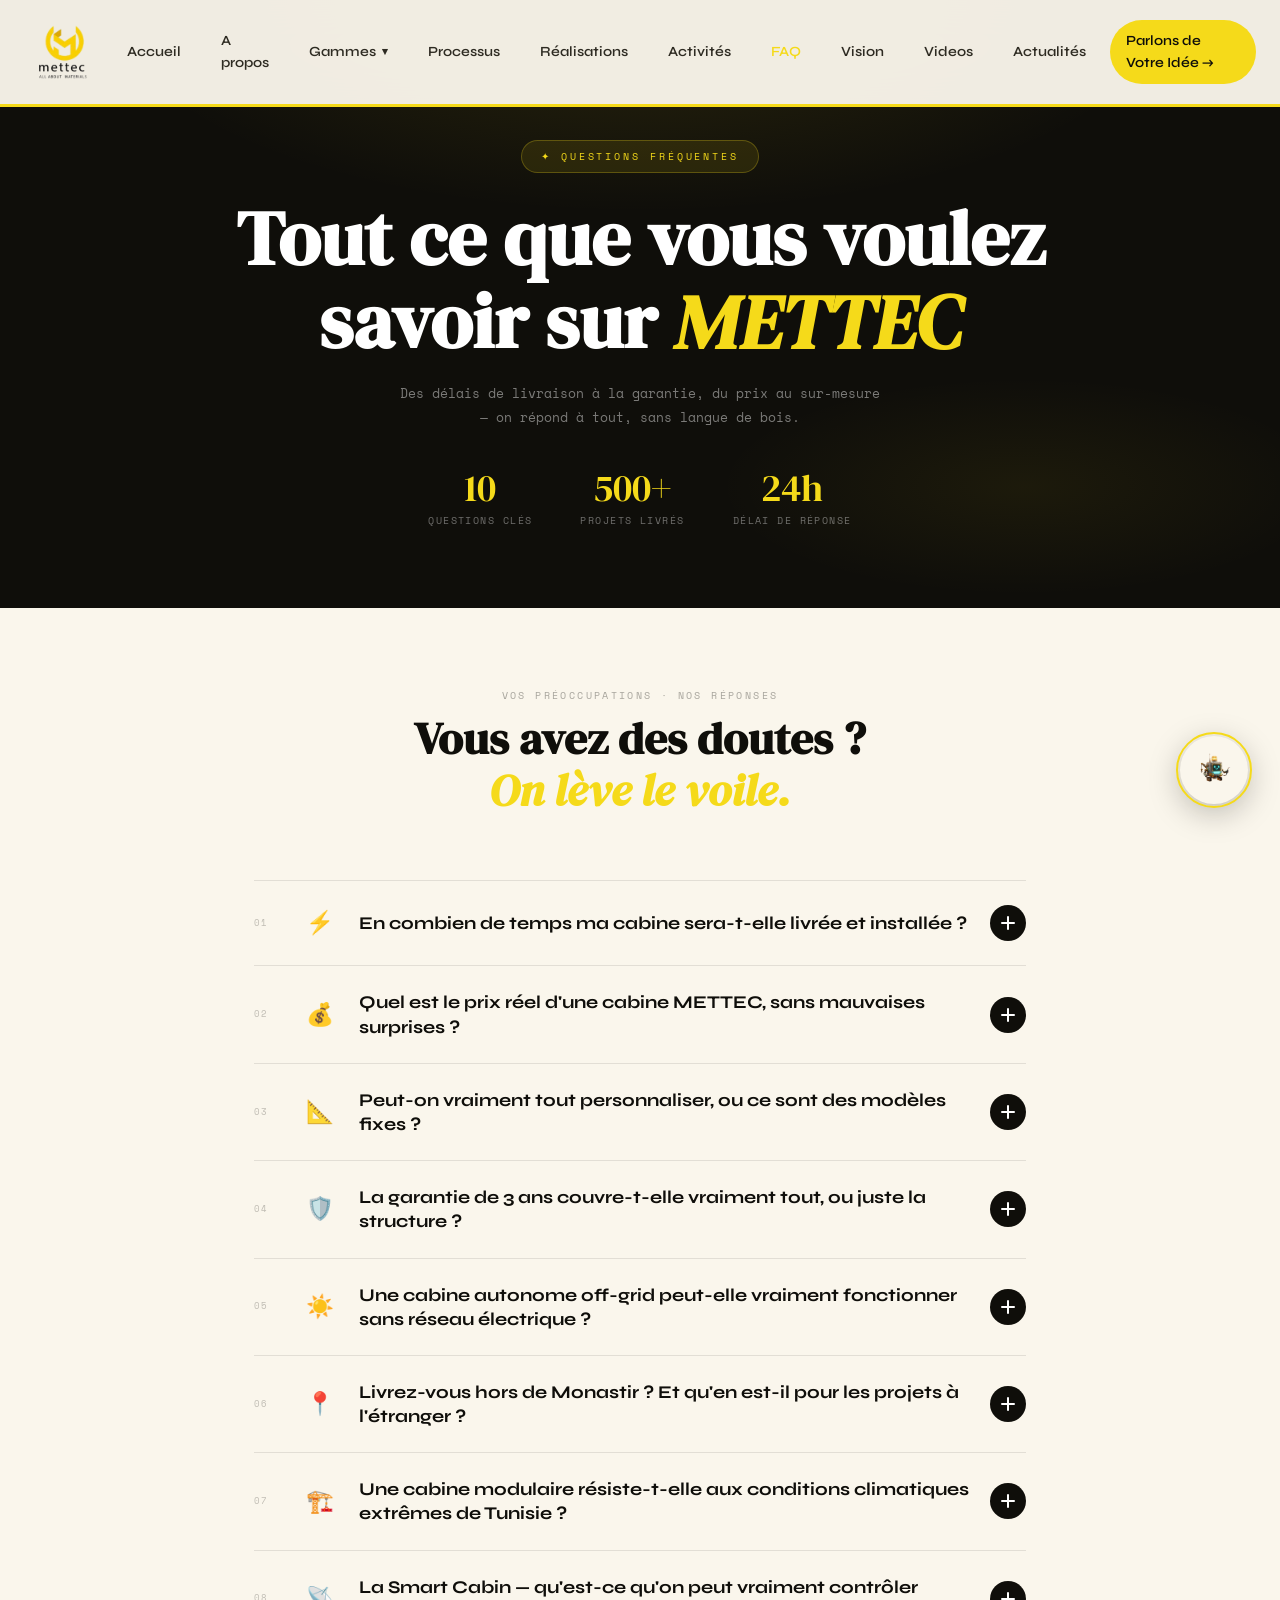
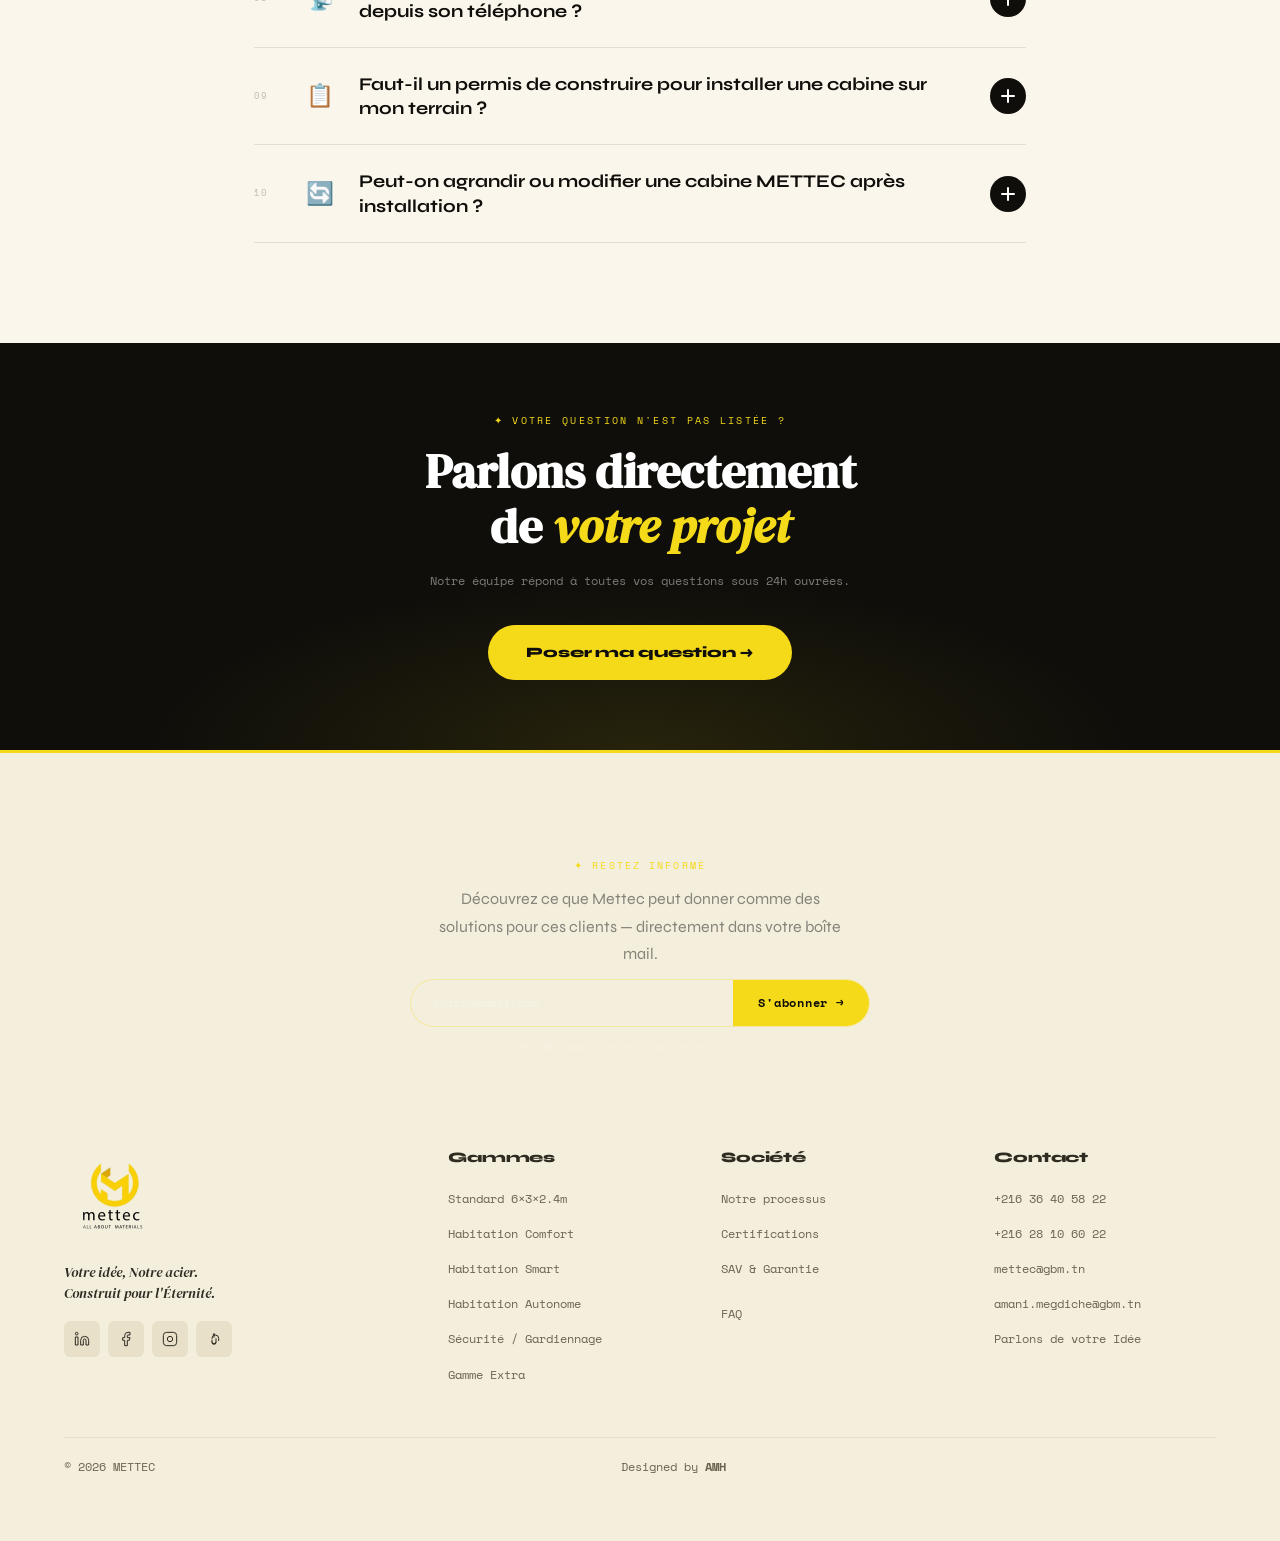
<file: faq.html>
<!DOCTYPE html>
<html lang="fr">
<head>
  <meta charset="UTF-8">
  <meta name="viewport" content="width=device-width, initial-scale=1.0">
 
  <title>FAQ Cabines Modulaires METTEC — Prix, Délais, Garantie, Personnalisation | Tunisie</title>
  <meta name="description" content="Toutes les réponses à vos questions sur les cabines modulaires METTEC. Quel est le prix ? Quels sont les délais de fabrication ? Comment personnaliser ? Livraison, garantie, installation.">
  <meta name="keywords" content="FAQ cabine modulaire, prix cabine modulaire Tunisie, délai fabrication cabine, garantie cabine préfabriquée, installation cabine modulaire, questions METTEC, cabine sur mesure Tunisie">
  <meta name="robots" content="index, follow, max-image-preview:large, max-snippet:-1">
  <meta name="author" content="METTEC GBM">
  <link rel="canonical" href="https://mettec.com.tn/faq.html">
 
  <meta property="og:type" content="website">
  <meta property="og:locale" content="fr_TN">
  <meta property="og:site_name" content="METTEC">
  <meta property="og:title" content="FAQ METTEC — Questions Fréquentes sur les Cabines Modulaires">
  <meta property="og:description" content="Prix, délais, garantie, personnalisation… Toutes les réponses à vos questions sur nos cabines modulaires.">
  <meta property="og:image" content="https://mettec.com.tn/images/og-faq.jpg">
  <meta property="og:url" content="https://mettec.com.tn/faq.html">
 
  <meta name="twitter:card" content="summary_large_image">
  <meta name="twitter:title" content="FAQ METTEC — Cabines Modulaires Tunisie">
  <meta name="twitter:description" content="Prix, délais, garantie, personnalisation. Toutes vos questions répondues.">
  <meta name="twitter:image" content="https://mettec.com.tn/images/og-faq.jpg">
 
  <!-- ⭐ SCHEMA FAQ — Fait apparaître les Q&A directement dans Google ⭐ -->
  <script type="application/ld+json">
  {
    "@context": "https://schema.org",
    "@type": "FAQPage",
    "name": "FAQ Cabines Modulaires METTEC",
    "url": "https://mettec.com.tn/faq.html",
    "breadcrumb": {
      "@type": "BreadcrumbList",
      "itemListElement": [
        {"@type": "ListItem", "position": 1, "name": "Accueil", "item": "https://mettec.com.tn/"},
        {"@type": "ListItem", "position": 2, "name": "FAQ", "item": "https://mettec.com.tn/faq.html"}
      ]
    },
    "mainEntity": [
      {
        "@type": "Question",
        "name": "Quel est le prix d'une cabine modulaire METTEC ?",
        "acceptedAnswer": {
          "@type": "Answer",
          "text": "Le prix d'une cabine modulaire METTEC varie selon les dimensions, la gamme et les équipements choisis. Nous proposons des devis personnalisés gratuits sous 24h. Contactez-nous au +216 36 40 58 22 ou via notre formulaire en ligne."
        }
      },
      {
        "@type": "Question",
        "name": "Quel est le délai de fabrication d'une cabine modulaire ?",
        "acceptedAnswer": {
          "@type": "Answer",
          "text": "Le délai de fabrication d'une cabine modulaire METTEC est généralement de 4 à 8 semaines selon la complexité du projet, la gamme choisie et les personnalisations demandées. Une fois fabriquée, l'installation sur site prend 1 à 3 jours."
        }
      },
      {
        "@type": "Question",
        "name": "METTEC livre-t-il partout en Tunisie ?",
        "acceptedAnswer": {
          "@type": "Answer",
          "text": "Oui, METTEC livre et installe ses cabines modulaires partout en Tunisie. Notre atelier est situé à la Zone Industrielle de Manzel Harb, Monastir. Nous étudions également les projets internationaux en Afrique du Nord."
        }
      },
      {
        "@type": "Question",
        "name": "Quelle est la garantie sur les cabines modulaires METTEC ?",
        "acceptedAnswer": {
          "@type": "Answer",
          "text": "METTEC offre une garantie de 3 ans sur ses cabines modulaires. Nos constructions sont certifiées ISO 9001, ISO 14001 et ISO 45001, et conçues pour durer 20 ans minimum avec un entretien standard."
        }
      },
      {
        "@type": "Question",
        "name": "Peut-on personnaliser une cabine modulaire METTEC ?",
        "acceptedAnswer": {
          "@type": "Answer",
          "text": "Absolument. Toutes nos cabines modulaires sont fabriquées sur mesure selon vos besoins : dimensions, finitions, couleurs, équipements intérieurs, isolation, domotique, panneaux solaires. Aucun standard imposé."
        }
      },
      {
        "@type": "Question",
        "name": "Les cabines METTEC sont-elles résistantes aux intempéries ?",
        "acceptedAnswer": {
          "@type": "Answer",
          "text": "Oui. Nos cabines modulaires sont conçues avec une ossature en acier galvanisé traité anti-corrosion, une isolation thermique haute performance et des revêtements résistants aux UV et aux intempéries. Elles supportent les conditions climatiques tunisiennes et méditerranéennes."
        }
      },
      {
        "@type": "Question",
        "name": "Qu'est-ce qu'une cabine autonome off-grid ?",
        "acceptedAnswer": {
          "@type": "Answer",
          "text": "Une cabine autonome METTEC est une cabine modulaire 100% indépendante du réseau électrique et hydrique. Elle est équipée de panneaux solaires, de batteries de stockage et d'un système de récupération d'eau. Idéale pour les zones isolées ou sans infrastructure."
        }
      }
    ]
  }
  </script>
 
  <link rel="preconnect" href="https://fonts.googleapis.com">
  <link rel="preconnect" href="https://fonts.gstatic.com" crossorigin>
  <link href="https://fonts.googleapis.com/css2?family=Syne:wght@400;600;700;800&family=DM+Serif+Display:ital@0;1&family=Space+Mono:wght@400;700&display=swap" rel="stylesheet">
  <link rel="stylesheet" href="style1.css">

  <style>

    /* ═══════════════════════════════
       FAQ PAGE — HERO
    ═══════════════════════════════ */
    .faq-hero {
      background: var(--charcoal, #0f0e0a);
      padding: 140px 0 80px;
      text-align: center;
      position: relative;
      overflow: hidden;
    }
    .faq-hero::before {
      content: '';
      position: absolute;
      inset: 0;
      background:
        radial-gradient(ellipse 60% 50% at 50% 0%, rgba(245,218,26,0.12) 0%, transparent 70%),
        radial-gradient(ellipse 40% 30% at 80% 80%, rgba(245,218,26,0.06) 0%, transparent 60%);
      pointer-events: none;
    }
    .faq-hero-badge {
      display: inline-block;
      font-family: var(--font-mono, 'Space Mono', monospace);
      font-size: .65rem;
      letter-spacing: .28em;
      text-transform: uppercase;
      color: var(--primary, #f5da1a);
      background: rgba(245,218,26,0.1);
      border: 1px solid rgba(245,218,26,0.25);
      padding: .45rem 1.2rem;
      border-radius: 2rem;
      margin-bottom: 1.5rem;
    }
    .faq-hero-title {
      font-family: var(--font-serif, 'DM Serif Display', serif);
      font-size: clamp(2.8rem, 6vw, 5rem);
      color: #ffffff;
      line-height: 1.08;
      margin-bottom: 1.2rem;
    }
    .faq-hero-title em {
      color: var(--primary, #f5da1a);
      font-style: italic;
    }
    .faq-hero-sub {
      font-family: var(--font-mono, 'Space Mono', monospace);
      font-size: .82rem;
      color: rgba(255,255,255,0.45);
      max-width: 480px;
      margin: 0 auto 2.5rem;
      line-height: 1.8;
    }
    .faq-hero-stats {
      display: flex;
      justify-content: center;
      gap: 3rem;
      flex-wrap: wrap;
    }
    .faq-hero-stat {
      text-align: center;
    }
    .faq-hero-stat-num {
      font-family: var(--font-serif, 'DM Serif Display', serif);
      font-size: 2.4rem;
      color: var(--primary, #f5da1a);
      line-height: 1;
    }
    .faq-hero-stat-label {
      font-family: var(--font-mono, 'Space Mono', monospace);
      font-size: .6rem;
      letter-spacing: .15em;
      text-transform: uppercase;
      color: rgba(255,255,255,0.4);
      margin-top: .3rem;
    }

    /* ═══════════════════════════════
       FAQ SECTION
    ═══════════════════════════════ */
    .faq-section {
      background: var(--cream, #faf6ec);
      padding: 80px 0 100px;
    }
    .faq-container {
      max-width: 820px;
      margin: 0 auto;
      padding: 0 1.5rem;
    }
    .faq-intro {
      text-align: center;
      margin-bottom: 4rem;
    }
    .faq-intro-label {
      font-family: var(--font-mono, 'Space Mono', monospace);
      font-size: .62rem;
      letter-spacing: .24em;
      text-transform: uppercase;
      color: rgba(15,14,10,0.35);
      margin-bottom: .6rem;
    }
    .faq-intro-title {
      font-family: var(--font-serif, 'DM Serif Display', serif);
      font-size: clamp(1.8rem, 3.5vw, 2.8rem);
      color: var(--charcoal, #0f0e0a);
      line-height: 1.15;
    }
    .faq-intro-title em {
      color: var(--primary, #f5da1a);
      font-style: italic;
      -webkit-text-stroke: 0;
    }

    /* ═══════════════════════════════
       ACCORDION ITEMS
    ═══════════════════════════════ */
    .faq-list {
      display: flex;
      flex-direction: column;
      gap: 0;
    }
    .faq-item {
      border-bottom: 1px solid rgba(15,14,10,0.1);
      position: relative;
    }
    .faq-item:first-child {
      border-top: 1px solid rgba(15,14,10,0.1);
    }
    .faq-question {
      display: flex;
      align-items: center;
      gap: 1.2rem;
      padding: 1.5rem 0;
      cursor: pointer;
      user-select: none;
      list-style: none;
      transition: padding 0.3s ease;
    }
    .faq-question::-webkit-details-marker { display: none; }
    .faq-item.open .faq-question {
      padding-bottom: 0.8rem;
    }
    .faq-q-num {
      font-family: var(--font-mono, 'Space Mono', monospace);
      font-size: .58rem;
      letter-spacing: .12em;
      color: rgba(15,14,10,0.25);
      min-width: 28px;
      flex-shrink: 0;
    }
    .faq-q-icon {
      font-size: 1.4rem;
      flex-shrink: 0;
      width: 2.4rem;
      text-align: center;
    }
    .faq-q-text {
      flex: 1;
      font-family: var(--font-main, 'Syne', sans-serif);
      font-size: clamp(.95rem, 1.8vw, 1.12rem);
      font-weight: 700;
      color: var(--charcoal, #0f0e0a);
      line-height: 1.35;
      transition: color 0.2s;
    }
    .faq-item.open .faq-q-text {
      color: var(--charcoal, #0f0e0a);
    }
    /* Plus / Minus toggle button */
    .faq-toggle {
      flex-shrink: 0;
      width: 36px;
      height: 36px;
      border-radius: 50%;
      background: var(--charcoal, #0f0e0a);
      border: none;
      cursor: pointer;
      display: flex;
      align-items: center;
      justify-content: center;
      transition: background 0.25s, transform 0.4s cubic-bezier(.22,.68,0,1.4);
      position: relative;
    }
    .faq-toggle::before,
    .faq-toggle::after {
      content: '';
      position: absolute;
      background: #ffffff;
      border-radius: 2px;
      transition: transform 0.4s cubic-bezier(.22,.68,0,1.4), opacity 0.3s;
    }
    .faq-toggle::before {
      width: 14px;
      height: 2px;
    }
    .faq-toggle::after {
      width: 2px;
      height: 14px;
    }
    .faq-item.open .faq-toggle {
      background: var(--primary, #f5da1a);
      transform: rotate(45deg);
    }
    .faq-item.open .faq-toggle::before,
    .faq-item.open .faq-toggle::after {
      background: #0f0e0a;
    }
    /* Answer (accordion body) */
    .faq-answer {
      overflow: hidden;
      max-height: 0;
      transition: max-height 0.5s cubic-bezier(0.4, 0, 0.2, 1), opacity 0.35s ease;
      opacity: 0;
    }
    .faq-item.open .faq-answer {
      max-height: 600px;
      opacity: 1;
    }
    .faq-answer-inner {
      padding: 0 0 1.8rem;
      padding-left: calc(28px + 1.2rem + 2.4rem + 1.2rem);
    }
    .faq-answer-inner p {
      font-family: var(--font-mono, 'Space Mono', monospace);
      font-size: .8rem;
      color: rgba(15,14,10,0.65);
      line-height: 1.9;
      margin: 0 0 .8rem;
    }
    .faq-answer-inner p:last-child { margin-bottom: 0; }
    .faq-answer-inner strong {
      color: var(--charcoal, #0f0e0a);
      font-weight: 700;
    }
    .faq-answer-inner .faq-tag {
      display: inline-block;
      background: rgba(245,218,26,0.15);
      border: 1px solid rgba(245,218,26,0.35);
      color: #7a6a00;
      font-family: var(--font-mono, 'Space Mono', monospace);
      font-size: .6rem;
      letter-spacing: .1em;
      text-transform: uppercase;
      padding: .25rem .7rem;
      border-radius: 1rem;
      margin: .5rem .3rem 0 0;
    }
    .faq-answer-inner .faq-cta-link {
      display: inline-flex;
      align-items: center;
      gap: .4rem;
      margin-top: 1rem;
      font-family: var(--font-main, 'Syne', sans-serif);
      font-size: .82rem;
      font-weight: 700;
      color: var(--charcoal, #0f0e0a);
      text-decoration: none;
      border-bottom: 2px solid var(--primary, #f5da1a);
      padding-bottom: .1rem;
      transition: color 0.2s, border-color 0.2s;
    }
    .faq-answer-inner .faq-cta-link:hover {
      color: #7a6a00;
      border-color: #7a6a00;
    }

    /* ═══════════════════════════════
       BOTTOM CTA BAND
    ═══════════════════════════════ */
    .faq-cta-band {
      background: var(--charcoal, #0f0e0a);
      padding: 70px 1.5rem;
      text-align: center;
      position: relative;
      overflow: hidden;
    }
    .faq-cta-band::before {
      content: '';
      position: absolute;
      inset: 0;
      background: radial-gradient(ellipse 55% 60% at 50% 100%, rgba(245,218,26,0.1) 0%, transparent 70%);
      pointer-events: none;
    }
    .faq-cta-band-eyebrow {
      font-family: var(--font-mono, 'Space Mono', monospace);
      font-size: .6rem;
      letter-spacing: .24em;
      text-transform: uppercase;
      color: var(--primary, #f5da1a);
      margin-bottom: 1rem;
    }
    .faq-cta-band-title {
      font-family: var(--font-serif, 'DM Serif Display', serif);
      font-size: clamp(1.8rem, 4vw, 3rem);
      color: #ffffff;
      line-height: 1.15;
      margin-bottom: 1rem;
    }
    .faq-cta-band-title em {
      color: var(--primary, #f5da1a);
      font-style: italic;
    }
    .faq-cta-band-sub {
      font-family: var(--font-mono, 'Space Mono', monospace);
      font-size: .78rem;
      color: rgba(255,255,255,0.45);
      max-width: 450px;
      margin: 0 auto 2rem;
      line-height: 1.8;
    }
    .faq-cta-btn {
      display: inline-block;
      background: var(--primary, #f5da1a);
      color: #0f0e0a;
      font-family: var(--font-main, 'Syne', sans-serif);
      font-size: .9rem;
      font-weight: 800;
      padding: 1rem 2.4rem;
      border-radius: 3rem;
      text-decoration: none;
      letter-spacing: -.01em;
      transition: transform 0.2s, box-shadow 0.2s;
    }
    .faq-cta-btn:hover {
      transform: translateY(-3px);
      box-shadow: 0 12px 32px rgba(245,218,26,0.35);
    }

    /* Hover on question row */
    .faq-question:hover .faq-q-text { color: rgba(15,14,10,0.7); }
    .faq-item:not(.open) .faq-toggle:hover { background: #333; }

    @media (max-width: 600px) {
      .faq-answer-inner {
        padding-left: 0;
        padding-right: 0;
      }
      .faq-q-num { display: none; }
      .faq-hero-stats { gap: 1.5rem; }
    }
  </style>
</head>
<body>

<!-- ============================================
     PAGE LOADER
     ============================================ -->
<div id="pageLoader">
  <img src="images/mascotte-mettec.png" alt="METTEC" class="loader-mascot" onerror="this.style.opacity='0'">
  <div class="loader-dots">
    <div class="loader-dot"></div>
    <div class="loader-dot"></div>
    <div class="loader-dot"></div>
  </div>
  <div class="loader-tagline">Construit pour l'Éternité</div>
  <div class="loader-progress">
    <div class="progress-bar"></div>
  </div>
</div>
<script src="loader-once.js"></script>

<style>
#pageLoader {
  position: fixed;
  inset: 0;
  z-index: 99999;
  background: var(--cream);
  display: flex;
  flex-direction: column;
  align-items: center;
  justify-content: center;
  gap: 24px;
  transition: opacity 0.6s ease, transform 0.5s ease;
}
#pageLoader.hide {
  opacity: 0;
  pointer-events: none;
  transform: scale(1.04);
}
.loader-mascot {
  width: clamp(200px, 18vw, 260px);
  height: auto;
  animation: mascotBounce 1.4s ease infinite;
  filter: drop-shadow(0 8px 24px rgba(15,14,10,.12));
}
@keyframes mascotBounce {
  0%,100% { transform: translateY(0) rotate(-2deg); }
  50% { transform: translateY(-12px) rotate(2deg); }
}
.loader-dots {
  display: flex;
  gap: 8px;
  align-items: center;
}
.loader-dot {
  width: 8px;
  height: 8px;
  border-radius: 50%;
  background: var(--gold);
  animation: ldot 1.2s ease infinite;
}
.loader-dot:nth-child(2) { animation-delay: .2s; width: 10px; height: 10px; }
.loader-dot:nth-child(3) { animation-delay: .4s; }
@keyframes ldot {
  0%,80%,100% { transform: scale(.6); background: var(--linen); }
  40% { transform: scale(1.2); background: var(--gold); }
}
.loader-tagline {
  font-family: 'Space Mono', monospace;
  font-size: var(--t2xs);
  letter-spacing: 0.2em;
  text-transform: uppercase;
  color: var(--mist);
}
.loader-progress {
  width: 200px;
  height: 3px;
  background: var(--gray-200);
  border-radius: 2px;
  overflow: hidden;
}
.progress-bar {
  height: 100%;
  background: linear-gradient(90deg, var(--primary), var(--accent));
  width: 0%;
  border-radius: 2px;
  transition: width 0.3s ease;
}
</style>

<!-- ============================================
     NAVIGATION (identique au site)
     ============================================ -->
<div id="navOverlay" class="nav-overlay"></div>
<nav class="navbar">
  <div class="nav-container">
    <a href="index.html" class="nav-logo">
      <img src="images/logo-mettec.png" alt="METTEC" class="nav-logo-img">
      <style>.nav-logo-img{height:80px;width:80px;object-fit:contain}</style>
      <div><div class="nav-logo-text"></div><span class="nav-logo-sub"></span></div>
    </a>
    <button class="menu-toggle" id="menuToggle" aria-label="Ouvrir le menu">☰</button>
    <ul class="nav-links" id="navLinks">
      <button class="menu-close" id="menuClose" aria-label="Fermer">✕</button>
      <li><a href="index.html" class="nav-link">Accueil</a></li>
      <li><a href="apropos.html" class="nav-link">A propos</a></li>
      <li class="nav-dropdown">
        <span class="nav-link nav-dropdown-toggle">Gammes <span class="chevron">▾</span></span>
        <div class="nav-dropdown-menu">
          <a href="gammes.html" class="nav-dropdown-item"><div class="item-icon">🏗️</div><div><div style="font-weight:700;font-size:.85rem">Gamme Standard</div><div style="font-size:.72rem">Industriel · Gardiennage</div></div></a>
          <a href="gammes.html" class="nav-dropdown-item"><div class="item-icon">🏠</div><div><div style="font-weight:700;font-size:.85rem">Gamme Habitation</div><div style="font-size:.72rem">Comfort · Smart · Autonome</div></div></a>
          <a href="gammes.html" class="nav-dropdown-item"><div class="item-icon">🛡️</div><div><div style="font-weight:700;font-size:.85rem">Gamme Sécurité</div><div style="font-size:.72rem">Postes de garde · Contrôle</div></div></a>
          <a href="gammes.html" class="nav-dropdown-item"><div class="item-icon">✨</div><div><div style="font-weight:700;font-size:.85rem">Gamme Extra</div><div style="font-size:.72rem">Bar · Coffee shop · Sanitaire</div></div></a>
        </div>
      </li>
      <li><a href="processus.html" class="nav-link">Processus</a></li>
      <li><a href="realisations.html" class="nav-link">Réalisations</a></li>
      <li><a href="activite.html" class="nav-link">Activités</a></li>
      <li><a href="faq.html" class="nav-link" style="color:var(--primary)">FAQ</a></li>
      <li><a href="vision.html" class="nav-link">Vision</a></li>
      <li><a href="videos.html" class="nav-link">Videos</a></li>
      <li><a href="actualites.html" class="nav-link">Actualités</a></li>
      <li><a href="index.html#contact" class="nav-link nav-cta"> Parlons de Votre Idée →</a></li>
    </ul>
  </div>
</nav>

<!-- ============================================
     HERO
     ============================================ -->
<section class="faq-hero">
  <div class="container" style="position:relative;z-index:1">
    <div class="faq-hero-badge">✦ Questions Fréquentes</div>
    <h1 class="faq-hero-title">Tout ce que vous voulez<br>savoir sur <em>METTEC</em></h1>
    <p class="faq-hero-sub">Des délais de livraison à la garantie, du prix au sur-mesure — on répond à tout, sans langue de bois.</p>
    <div class="faq-hero-stats">
      <div class="faq-hero-stat"><div class="faq-hero-stat-num">10</div><div class="faq-hero-stat-label">Questions clés</div></div>
      <div class="faq-hero-stat"><div class="faq-hero-stat-num">500+</div><div class="faq-hero-stat-label">Projets livrés</div></div>
      <div class="faq-hero-stat"><div class="faq-hero-stat-num">24h</div><div class="faq-hero-stat-label">Délai de réponse</div></div>
    </div>
  </div>
</section>

<!-- ============================================
     FAQ ACCORDION
     ============================================ -->
<section class="faq-section">
  <div class="faq-container">
    <div class="faq-intro">
      <div class="faq-intro-label">Vos préoccupations · Nos réponses</div>
      <h2 class="faq-intro-title">Vous avez des doutes ?<br><em>On lève le voile.</em></h2>
    </div>

    <div class="faq-list" id="faqList">

      <!-- Q1 -->
      <div class="faq-item">
        <div class="faq-question" onclick="toggleFaq(this)">
          <span class="faq-q-num">01</span>
          <span class="faq-q-icon">⚡</span>
          <span class="faq-q-text">En combien de temps ma cabine sera-t-elle livrée et installée ?</span>
          <button class="faq-toggle" aria-label="Afficher la réponse"></button>
        </div>
        <div class="faq-answer">
          <div class="faq-answer-inner">
            <p>Chez METTEC, le temps c'est de l'acier. Voici nos délais typiques selon le projet :</p>
            <p><strong>Cabine standard / technique :</strong> 3 à 4 semaines depuis la validation du plan.<br>
            <strong>Habitation Comfort S+0 :</strong> 4 à 5 semaines.<br>
            <strong>Habitation S+1 / S+2 :</strong> 5 à 8 semaines.<br>
            <strong>Smart Cabin + domotique :</strong> ajouter 1 semaine.<br>
            <strong>Off-grid autonome :</strong> ajouter 1 à 2 semaines pour l'intégration solaire.</p>
            <p>Dès la signature du bon de commande, vous recevez un <strong>planning détaillé avec les jalons clés</strong>. Et contrairement à beaucoup, on le respecte — notre réputation en dépend.</p>
            <div>
              <span class="faq-tag">Délai garanti</span>
              <span class="faq-tag">Planning remis par écrit</span>
              <span class="faq-tag">Livraison clé en main</span>
            </div>
            <a href="index.html#contact" class="faq-cta-link">Démarrer mon projet →</a>
          </div>
        </div>
      </div>

      <!-- Q2 -->
      <div class="faq-item">
        <div class="faq-question" onclick="toggleFaq(this)">
          <span class="faq-q-num">02</span>
          <span class="faq-q-icon">💰</span>
          <span class="faq-q-text">Quel est le prix réel d'une cabine METTEC, sans mauvaises surprises ?</span>
          <button class="faq-toggle" aria-label="Afficher la réponse"></button>
        </div>
        <div class="faq-answer">
          <div class="faq-answer-inner">
            <p>La transparence, c'est notre politique. Voici des repères concrets :</p>
            <p><strong>Cabine standard 6×3×2.4m :</strong> à partir de 13 000 TND TTC, livraison et pose incluses.<br>
            <strong>Habitation Comfort :</strong> à partir de 25 000 TND selon équipements.<br>
            <strong>Smart Cabin :</strong> supplément domotique.<br>
            <strong>Off-grid solaire :</strong> supplément photovoltaiques.</p>
            <p>Le prix final dépend des dimensions exactes, des finitions choisies et du lieu d'installation. Utilisez notre <strong>configurateur en ligne</strong> pour une estimation, puis demandez un devis technique — sans engagement.</p>
            <div>
              <span class="faq-tag">Devis sous 24h</span>
              <span class="faq-tag">Prix TTC tout compris</span>
              <span class="faq-tag">Zéro frais caché</span>
            </div>
            <a href="index.html#configurator" class="faq-cta-link">Utiliser le configurateur →</a>
          </div>
        </div>
      </div>

      <!-- Q3 -->
      <div class="faq-item">
        <div class="faq-question" onclick="toggleFaq(this)">
          <span class="faq-q-num">03</span>
          <span class="faq-q-icon">📐</span>
          <span class="faq-q-text">Peut-on vraiment tout personnaliser, ou ce sont des modèles fixes ?</span>
          <button class="faq-toggle" aria-label="Afficher la réponse"></button>
        </div>
        <div class="faq-answer">
          <div class="faq-answer-inner">
            <p><strong>Absolument tout</strong> est personnalisable chez METTEC — c'est notre ADN depuis 15 ans. Voici ce que nos clients adaptent le plus souvent :</p>
            <p><strong>Dimensions :</strong> de 2m à 20m de longueur, 2m à 10m de largeur, hauteurs sur mesure.<br>
            <strong>Agencement intérieur :</strong> cloisons, portes, fenêtres, mezzanines, escaliers intégrés.<br>
            <strong>Finitions extérieures :</strong> bardage bois, enduit, panneaux composites, peinture RAL au choix.<br>
            <strong>Équipements :</strong> cuisine, salle de bain, climatisation, domotique, panneaux solaires.<br>
            <strong>Usage :</strong> résidentiel, commercial, industriel, agricole, événementiel.</p>
            <p>Nous livrons un <strong>rendu 3D</strong> avant toute validation. Vous voyez exactement ce que vous achetez.</p>
            <div>
              <span class="faq-tag">100% sur mesure</span>
              <span class="faq-tag">Rendu 3D offert</span>
              <span class="faq-tag">Zéro modèle imposé</span>
            </div>
            <a href="index.html#contact" class="faq-cta-link">Demander mon rendu 3D →</a>
          </div>
        </div>
      </div>

      <!-- Q4 -->
      <div class="faq-item">
        <div class="faq-question" onclick="toggleFaq(this)">
          <span class="faq-q-num">04</span>
          <span class="faq-q-icon">🛡️</span>
          <span class="faq-q-text">La garantie de 3 ans couvre-t-elle vraiment tout, ou juste la structure ?</span>
          <button class="faq-toggle" aria-label="Afficher la réponse"></button>
        </div>
        <div class="faq-answer">
          <div class="faq-answer-inner">
            <p>Notre garantie 3 ans est l'une des plus complètes du secteur. Elle couvre :</p>
            <p><strong>✓ Structure métallique :</strong> ossature, soudures, assemblages — garantie intégrale.<br>
            <strong>✓ Étanchéité :</strong> toiture, joints, infiltrations d'eau.<br>
            <strong>✓ Menuiseries :</strong> portes, fenêtres, volets — fonctionnement et étanchéité.<br>
            <strong>✓ Installations :</strong> électricité, plomberie intégrée, climatisation posée par nos équipes.<br>
            <strong>✓ Finitions :</strong> peinture époxy, revêtements, bardages.</p>
            <p>En cas d'anomalie, nous intervenons sur site <strong>sous 7 jours ouvrés</strong>, sans frais. Notre équipe SAV réalise également une <strong>visite de contrôle annuelle</strong> avec rapport écrit.</p>
            <div>
              <span class="faq-tag">Garantie totale 3 ans</span>
              <span class="faq-tag">Intervention 7 jours</span>
              <span class="faq-tag">SAV 24/7</span>
            </div>
            <a href="index.html#sav" class="faq-cta-link">Voir notre politique SAV →</a>
          </div>
        </div>
      </div>

      <!-- Q5 -->
      <div class="faq-item">
        <div class="faq-question" onclick="toggleFaq(this)">
          <span class="faq-q-num">05</span>
          <span class="faq-q-icon">☀️</span>
          <span class="faq-q-text">Une cabine autonome off-grid peut-elle vraiment fonctionner sans réseau électrique ?</span>
          <button class="faq-toggle" aria-label="Afficher la réponse"></button>
        </div>
        <div class="faq-answer">
          <div class="faq-answer-inner">
            <p>Oui — et c'est l'une des innovations dont nous sommes le plus fiers. Notre gamme <strong>Habitation Autonome</strong> est conçue pour fonctionner à 100% hors réseau :</p>
            <p><strong>Production d'énergie :</strong> panneaux photovoltaïques intégrés à la toiture, dimensionnés selon votre consommation.<br>
            <strong>Stockage :</strong> batteries lithium-phosphate (LiFePO4) pour assurer l'alimentation jour et nuit.<br>
            <strong>Gestion intelligente :</strong> régulateur MPPT + inverseur hybride avec monitoring à distance.<br>
            <strong>Eau :</strong> système de récupération d'eau de pluie + filtre optionnel en option.</p>
            <p>Ces cabines sont déployées en zones rurales, en désert, en montagne — partout où le réseau n'arrive pas. Elles sont <strong>certifiées ISO 9001, 14001 et 45001</strong> et conçues pour durer 20+ ans.</p>
            <div>
              <span class="faq-tag">100% autonome</span>
              <span class="faq-tag">Solaire + batteries</span>
              <span class="faq-tag">Monitoring IoT</span>
            </div>
            <a href="index.html#gammes" class="faq-cta-link">Découvrir la gamme Autonome →</a>
          </div>
        </div>
      </div>

      <!-- Q6 -->
      <div class="faq-item">
        <div class="faq-question" onclick="toggleFaq(this)">
          <span class="faq-q-num">06</span>
          <span class="faq-q-icon">📍</span>
          <span class="faq-q-text">Livrez-vous hors de Monastir ? Et qu'en est-il pour les projets à l'étranger ?</span>
          <button class="faq-toggle" aria-label="Afficher la réponse"></button>
        </div>
        <div class="faq-answer">
          <div class="faq-answer-inner">
            <p>Notre atelier principal est situé à <strong>Monastir, Tunisie</strong>, mais nous livrons et installons sur tout le territoire national et au-delà.</p>
            <p><strong>Tunisie entière :</strong> nos équipes se déplacent partout — nord, sud, zones reculées.<br>
            <strong>Afrique du Nord :</strong> Algérie, Libye, Maroc — export régulier avec logistique adaptée.<br>
            <strong>Europe :</strong> projets ponctuels en France, Italie — nous étudions chaque demande au cas par cas.</p>
            <p>Pour les livraisons à l'international, nous préparons les cabines en sections optimisées pour le transport, avec une <strong>documentation technique complète</strong> pour faciliter le dédouanement. Nos équipes peuvent se déplacer pour l'installation ou former des partenaires locaux.</p>
            <div>
              <span class="faq-tag">Tunisie entière</span>
              <span class="faq-tag">Afrique du Nord</span>
              <span class="faq-tag">Export Europe</span>
            </div>
            <a href="index.html#contact" class="faq-cta-link">Parler de mon projet →</a>
          </div>
        </div>
      </div>

      <!-- Q7 -->
      <div class="faq-item">
        <div class="faq-question" onclick="toggleFaq(this)">
          <span class="faq-q-num">07</span>
          <span class="faq-q-icon">🏗️</span>
          <span class="faq-q-text">Une cabine modulaire résiste-t-elle aux conditions climatiques extrêmes de Tunisie ?</span>
          <button class="faq-toggle" aria-label="Afficher la réponse"></button>
        </div>
        <div class="faq-answer">
          <div class="faq-answer-inner">
            <p>Nos cabines sont conçues <em>spécifiquement</em> pour le climat Nord-Africain — et c'est là que réside notre vraie expertise locale :</p>
            <p><strong>Chaleur extrême :</strong> panneaux sandwich PU 100mm offrant une isolation thermique supérieure aux constructions traditionnelles, réduisant les besoins en climatisation de 40%.<br>
            <strong>Vent et sirocco :</strong> ossature acier soudée, calculée aux charges de vent selon Eurocode 1.<br>
            <strong>Humidité côtière :</strong> galvanisation à chaud + primaire époxy anticorrosion sur toute la structure.<br>
            <strong>Pluies et inondations :</strong> toiture avec pente intégrée, étanchéité multicouche.</p>
            <p>Nous avons des cabines installées depuis <strong>plus de 10 ans</strong> dans des zones désertiques (Kébili, Tozeur) et côtières (Mahdia, Sfax) — sans défaillance structurelle.</p>
            <div>
              <span class="faq-tag">Acier galvanisé</span>
              <span class="faq-tag">Isolation PU 100mm</span>
              <span class="faq-tag">Eurocode 1</span>
            </div>
          </div>
        </div>
      </div>

      <!-- Q8 -->
      <div class="faq-item">
        <div class="faq-question" onclick="toggleFaq(this)">
          <span class="faq-q-num">08</span>
          <span class="faq-q-icon">📡</span>
          <span class="faq-q-text">La Smart Cabin — qu'est-ce qu'on peut vraiment contrôler depuis son téléphone ?</span>
          <button class="faq-toggle" aria-label="Afficher la réponse"></button>
        </div>
        <div class="faq-answer">
          <div class="faq-answer-inner">
            <p>La <strong>Smart Cabin METTEC</strong> transforme votre cabine en maison connectée complète. Voici ce que vous pilotez depuis n'importe où :</p>
            <p><strong>Accès et sécurité :</strong> serrure connectée (badge, code, empreinte, smartphone), caméras IP avec vision nocturne, alarme avec notification push instantanée.<br>
            <strong>Confort :</strong> climatisation programmable à distance, volets et fenêtres motorisés, éclairage par zones.<br>
            <strong>Monitoring :</strong> température, humidité, consommation électrique en temps réel.<br>
            <strong>Automatisations :</strong> scénarios (arrivée, départ, nuit) configurables depuis l'app.</p>
            <p>L'application est compatible <strong>iOS et Android</strong>, avec accès multi-utilisateurs (idéal pour la famille ou les employés). Pas d'abonnement mensuel — le système est le vôtre, pour toujours.</p>
            <div>
              <span class="faq-tag">App iOS & Android</span>
              <span class="faq-tag">Zéro abonnement</span>
              <span class="faq-tag">Multi-utilisateurs</span>
            </div>
            <a href="index.html#gammes" class="faq-cta-link">Découvrir la Smart Cabin →</a>
          </div>
        </div>
      </div>

      <!-- Q9 -->
      <div class="faq-item">
        <div class="faq-question" onclick="toggleFaq(this)">
          <span class="faq-q-num">09</span>
          <span class="faq-q-icon">📋</span>
          <span class="faq-q-text">Faut-il un permis de construire pour installer une cabine sur mon terrain ?</span>
          <button class="faq-toggle" aria-label="Afficher la réponse"></button>
        </div>
        <div class="faq-answer">
          <div class="faq-answer-inner">
  <p>Il n’existe pas de réponse unique : tout dépend de votre situation, de l’usage prévu et de la réglementation locale applicable.</p>

  <p>En pratique, les règles peuvent varier selon plusieurs éléments :</p>

  <p>
    <strong>Type de structure :</strong> une installation temporaire ou déplaçable peut, dans certains cas, ne pas nécessiter de permis, contrairement à une construction destinée à un usage permanent.<br>
    <strong>Localisation :</strong> les exigences diffèrent selon les zones (urbaine, industrielle, agricole…).<br>
    <strong>Réglementation communale :</strong> chaque municipalité peut appliquer des règles spécifiques.
  </p>

  <p>👉 C’est pourquoi nous recommandons toujours de consulter la municipalité dont dépend votre terrain afin d’obtenir une réponse officielle adaptée à votre projet.</p>

  <p>De notre côté, nous vous accompagnons à chaque étape en vous fournissant les <strong>plans techniques, coupes et documents nécessaires</strong> pour constituer votre dossier et faciliter vos démarches administratives.</p>

  <div>
    <span class="faq-tag">Accompagnement administratif</span>
    <span class="faq-tag">Plans techniques conformes</span>
    <span class="faq-tag">Conseil selon votre projet</span>
  </div>

  <a href="index.html#contact" class="faq-cta-link">Demander conseil →</a>
</div>
        </div>
      </div>

      <!-- Q10 -->
      <div class="faq-item">
        <div class="faq-question" onclick="toggleFaq(this)">
          <span class="faq-q-num">10</span>
          <span class="faq-q-icon">🔄</span>
          <span class="faq-q-text">Peut-on agrandir ou modifier une cabine METTEC après installation ?</span>
          <button class="faq-toggle" aria-label="Afficher la réponse"></button>
        </div>
        <div class="faq-answer">
          <div class="faq-answer-inner">
            <p>C'est l'un des grands avantages de la construction modulaire par rapport au béton : <strong>votre cabine évolue avec vos besoins</strong>.</p>
            <p><strong>Extension latérale :</strong> ajout d'un module complémentaire soudé à l'existant — agrandissement de la surface au sol.<br>
            <strong>Extension verticale :</strong> ajout d'un étage S+1 sur une cabine plain-pied existante, sous réserve de vérification de la structure de base.<br>
            <strong>Reconfiguration intérieure :</strong> déplacement de cloisons, ajout d'une salle de bain, transformation en Smart Cabin.<br>
            <strong>Relocalisation :</strong> la plupart de nos cabines peuvent être déplacées sur un autre terrain si nécessaire.</p>
            <p>Toutes ces modifications sont réalisées par nos équipes avec <strong>garantie maintenue</strong>. Un diagnostic technique préalable est proposé pour chaque projet de modification.</p>
            <div>
              <span class="faq-tag">Extensible à tout moment</span>
              <span class="faq-tag">Déplaçable</span>
              <span class="faq-tag">Garantie maintenue</span>
            </div>
            <a href="index.html#contact" class="faq-cta-link">Étudier mon extension →</a>
          </div>
        </div>
      </div>

    </div><!-- /faq-list -->
  </div><!-- /faq-container -->
</section>

<!-- ============================================
     CTA BAND
     ============================================ -->
<section class="faq-cta-band">
  <div style="position:relative;z-index:1">
    <div class="faq-cta-band-eyebrow">✦ Votre question n'est pas listée ?</div>
    <h2 class="faq-cta-band-title">Parlons directement<br>de <em>votre projet</em></h2>
    <p class="faq-cta-band-sub">Notre équipe répond à toutes vos questions sous 24h ouvrées.</p>
    <a href="index.html#contact" class="faq-cta-btn">Poser ma question →</a>
  </div>
</section>

<!-- ============================================
     FOOTER
     ============================================ -->
<footer>
    <!-- Newsletter -->
  <div class="footer-newsletter">
    <div class="footer-newsletter-eyebrow">✦ Restez informé</div>
    <p class="footer-newsletter-desc">Découvrez ce que Mettec peut donner comme des solutions pour ces clients — directement dans votre boîte mail.</p>
    <form class="footer-nl-form" onsubmit="handleNewsletter(event)">
      <input type="email" class="footer-nl-input" placeholder="votre@email.com" required>
      <button type="submit" class="footer-nl-btn">S'abonner →</button>
    </form>
    <div class="footer-nl-success" id="nlSuccess">✅ Bienvenue ! Vous êtes maintenant abonné.</div>
    <p class="footer-nl-note">Pas de spam. Désinscription en 1 clic.</p>
  </div>
  <div>
    <a class="footer-logo" href="index.html">
      <img src="images/logo-mettec.png" alt="METTEC" class="footer-logo-img">
      <style>.footer-logo-img{height:100px;width:100px;object-fit:contain}</style>
      <div><div class="footer-logo-name"></div><span class="footer-logo-sub"></span></div>
    </a>
    <p class="footer-tagline">Votre idée, Notre acier.<br>Construit pour l'Éternité.</p>
    <div class="footer-socials">
      <a href="https://www.linkedin.com/company/mettec-gbm" class="footer-social" aria-label="LinkedIn">
        <svg viewBox="0 0 24 24"><path d="M16 8a6 6 0 016 6v7h-4v-7a2 2 0 00-2-2 2 2 0 00-2 2v7h-4v-7a6 6 0 016-6zM2 9h4v12H2z"/><circle cx="4" cy="4" r="2"/></svg>
      </a>
      <a href="https://www.facebook.com/mettec.tn/" class="footer-social" aria-label="Facebook">
        <svg viewBox="0 0 24 24"><path d="M18 2h-3a5 5 0 00-5 5v3H7v4h3v8h4v-8h3l1-4h-4V7a1 1 0 011-1h3z"/></svg>
      </a>
      <a href="https://www.instagram.com/mettec_gbm/" class="footer-social" aria-label="Instagram">
        <svg viewBox="0 0 24 24" fill="none" stroke="currentColor" stroke-width="1.8"><rect x="2" y="2" width="20" height="20" rx="5" ry="5"/><circle cx="12" cy="12" r="4"/><line x1="17.5" y1="6.5" x2="17.51" y2="6.5"/></svg>
      </a>
      <a href="https://www.tiktok.com/@mettec_gbm" class="footer-social" aria-label="TikTok">
        <svg viewBox="0 0 24 24" fill="none" stroke="currentColor" stroke-width="1.5"><path d="M9 12v-1a5 5 0 0 1 10 0v4"/><path d="M15 11v6a3 3 0 0 1-6 0v-4"/><path d="M9 16a3 3 0 0 0 6 0"/><path d="M12 5v5"/><circle cx="12" cy="5" r="1"/></svg>
      </a>
    </div>
  </div>
  <div><div class="footer-col-title">Gammes</div><ul class="footer-links"><li><a href="index.html#gammes">Standard 6×3×2.4m</a></li><li><a href="index.html#gammes">Habitation Comfort</a></li><li><a href="index.html#gammes">Habitation Smart</a></li><li><a href="index.html#gammes">Habitation Autonome</a></li><li><a href="index.html#gammes">Sécurité / Gardiennage</a></li><li><a href="index.html#gammes">Gamme Extra</a></li></ul></div>
  <div><div class="footer-col-title">Société</div><ul class="footer-links"><li><a href="processus.html">Notre processus</a></li><li><a href="#">Certifications</a></li><li><a href="index.html#sav">SAV & Garantie</a></li><li></li><li><a href="faq.html">FAQ</a></li></ul></div>
  <div><div class="footer-col-title">Contact</div><ul class="footer-links"><li><a href="tel:+21636405822">+216 36 40 58 22</a></li><li><a href="tel:+21628106022">+216 28 10 60 22</a></li><li><a href="mailto:mettec@gbm.tn">mettec@gbm.tn</a></li><li><a href="mailto:amani.megdiche@gbm.tn">amani.megdiche@gbm.tn</a></li><li><a href="index.html#contact">Parlons de votre Idée</a></li></ul></div>



<div class="footer-bottom">
  <span class="footer-copy">© 2026 METTEC</span>
  <span class="footer-copy">Designed by 
    <a href="https://www.linkedin.com/in/hammouda-ahmed-mustapha-a55270195/" 
       target="_blank" 
       rel="noopener noreferrer">
      <strong>AMH</strong>
    </a>
  </span>
  <div class="footer-legal"><a href="#"></a><a href="#"></a></div>
</div>
</footer>

<!-- Newsletter styles (mirrored from index) -->
<style>
.footer-newsletter{padding:2.5rem 2rem;border-top:1px solid rgba(255,255,255,0.08);grid-column:1 / -1;display:flex;flex-direction:column;align-items:center;text-align:center;gap:.75rem}
.footer-newsletter-eyebrow{font-family:var(--font-mono);font-size:.6rem;letter-spacing:.22em;text-transform:uppercase;color:var(--primary)}
.footer-newsletter-title{font-family:var(--font-serif);font-size:clamp(1.6rem,3vw,2.2rem);color:#fff;line-height:1.2}
.footer-newsletter-title em{color:var(--primary);font-style:italic}
.footer-newsletter-desc{font-family:var(--font-mono);font-size:1rem;color:rgba(0, 0, 0, 0.45);max-width:420px;line-height:1.7}
.footer-nl-form{display:flex;gap:0;border-radius:3rem;overflow:hidden;border:1.5px solid rgba(245,218,26,0.3);background:rgba(255,255,255,0.04);transition:border-color .25s;max-width:460px;width:100%}
.footer-nl-form:focus-within{border-color:var(--primary);background:rgba(245,218,26,0.05)}
.footer-nl-input{flex:1;background:transparent;border:none;outline:none;padding:.85rem 1.4rem;font-family:var(--font-mono);font-size:.78rem;color:#fff}
.footer-nl-input::placeholder{color:rgba(255,255,255,0.3)}
.footer-nl-btn{background:var(--primary);border:none;padding:.85rem 1.6rem;font-family:var(--font-mono);font-size:.75rem;font-weight:700;letter-spacing:.06em;color:#0f0e0a;cursor:pointer;white-space:nowrap;transition:background .2s,transform .2s}
.footer-nl-btn:hover{background:#ffe000;transform:scale(1.03)}
.footer-nl-success{display:none;font-family:var(--font-mono);font-size:.74rem;color:#4ade80;background:rgba(74,222,128,0.1);padding:.6rem 1.2rem;border-radius:2rem;border:1px solid rgba(74,222,128,0.25)}
.footer-nl-success.show{display:block}
.footer-nl-note{font-family:var(--font-mono);font-size:.6rem;color:rgba(255,255,255,0.22);letter-spacing:.05em}
@media(max-width:600px){.footer-nl-form{flex-direction:column;border-radius:1rem}.footer-nl-btn{border-radius:0 0 .8rem .8rem;text-align:center}}
.footer-newsletter-desc {
  font-family: var(--font-main);
  font-size: 1rem;
  color: rgba(3, 3, 3, 0.45);
  max-width: 420px;
  line-height: 1.7;
}
</style>

<script>
/* ── FAQ Accordion ── */
function toggleFaq(questionEl) {
  const item = questionEl.closest('.faq-item');
  const isOpen = item.classList.contains('open');

  // Close all open items
  document.querySelectorAll('.faq-item.open').forEach(el => {
    el.classList.remove('open');
  });

  // If it wasn't open, open it
  if (!isOpen) {
    item.classList.add('open');
    // Smooth scroll into view if needed
    setTimeout(() => {
      const rect = item.getBoundingClientRect();
      if (rect.top < 80) {
        window.scrollBy({ top: rect.top - 100, behavior: 'smooth' });
      }
    }, 100);
  }
}

/* ── Newsletter ── */
function handleNewsletter(e) {
  e.preventDefault();
  document.getElementById('nlSuccess').classList.add('show');
  e.target.style.display = 'none';
}
</script>

<!-- ============================================
     SCROLL TO TOP
     ============================================ -->
<button id="scrollTop"><svg viewBox="0 0 24 24"><path d="M18 15l-6-6-6 6"/></svg></button>

<!-- ══════════════════════════════════════
     CHATBOT BUTTON + CONVERSATION WIDGET
══════════════════════════════════════ -->
<style>
#chatbot-btn {
  position: fixed;
  bottom: 6rem;
  right: 2rem;
  z-index: 9999;
  width: 68px;
  height: 68px;
  border-radius: 50%;
  border: none;
  cursor: pointer;
  background: transparent;
  padding: 0;
  box-shadow: 0 8px 32px rgba(15,14,10,0.28);
  transition: transform 0.35s cubic-bezier(.22,.68,0,1.4), box-shadow 0.3s;
  animation: chatbot-float 3s ease-in-out infinite;
}
#chatbot-btn img {
  width: 100%; height: 100%;
  object-fit: contain; display: block; border-radius: 50%;
}
#chatbot-btn:hover {
  transform: scale(1.12) translateY(-4px);
  box-shadow: 0 16px 48px rgba(245,218,26,0.45);
  animation: none;
}
#chatbot-btn.active { animation: none; transform: scale(0.92) rotate(-8deg); }
@keyframes chatbot-float {
  0%,100% { transform: translateY(0) rotate(-2deg); }
  50%      { transform: translateY(-8px) rotate(2deg); }
}
#chatbot-btn::after {
  content: '';
  position: absolute;
  inset: -4px;
  border-radius: 50%;
  border: 2.5px solid var(--primary);
  animation: chatbot-ring 2.4s ease-out infinite;
  pointer-events: none;
}
@keyframes chatbot-ring {
  0%   { opacity:1; transform:scale(1); }
  80%  { opacity:0; transform:scale(1.6); }
  100% { opacity:0; }
}
#chatbot-window {
  position: fixed;
  bottom: 10rem; right: 2rem;
  z-index: 9998;
  width: 360px; max-height: 580px;
  border-radius: 1.25rem;
  background: #ffffff;
  box-shadow: 0 20px 60px rgba(15,14,10,.15), 0 0 0 1px rgba(220,213,195,0.8);
  display: flex; flex-direction: column;
  overflow: hidden;
  transform: scale(0.88) translateY(24px);
  opacity: 0; pointer-events: none;
  transition: transform 0.38s cubic-bezier(.22,.68,0,1.25), opacity 0.3s ease;
  transform-origin: bottom right;
}
#chatbot-window.open { transform: scale(1) translateY(0); opacity: 1; pointer-events: all; }
.cb-header {
  background: linear-gradient(120deg, #f5da1a 0%, #e8ca00 100%);
  padding: .85rem 1.2rem;
  display: flex; align-items: center; gap: .75rem;
  flex-shrink: 0; position: relative; overflow: hidden;
}
.cb-header::before {
  content: '';
  position: absolute; top: -20px; right: -20px;
  width: 80px; height: 80px; border-radius: 50%;
  background: radial-gradient(circle, rgba(255,255,255,.25) 0%, transparent 70%);
  pointer-events: none;
}
.cb-header-avatar {
  width: 40px; height: 40px; border-radius: 50%;
  border: 2px solid rgba(255,255,255,.6);
  object-fit: contain; background: #fff8d0; flex-shrink: 0;
  animation: cb-avatar-bounce 2s ease infinite;
}
@keyframes cb-avatar-bounce {
  0%,100% { transform: rotate(-3deg); }
  50%      { transform: rotate(3deg) translateY(-2px); }
}
.cb-header-info { flex: 1; }
.cb-header-name { font-family: var(--font-main); font-size: .88rem; font-weight: 800; color: #0f0e0a; letter-spacing: -.01em; }
.cb-header-status { display: flex; align-items: center; gap: .35rem; font-family: var(--font-mono); font-size: .58rem; color: rgba(15,14,10,.55); letter-spacing: .06em; text-transform: uppercase; margin-top: .12rem; }
.cb-status-dot { width: 6px; height: 6px; border-radius: 50%; background: #16a34a; animation: pulse-dot 2s ease infinite; }
@keyframes pulse-dot { 0%,100%{opacity:1;transform:scale(1)} 50%{opacity:.5;transform:scale(.8)} }
.cb-close { background: rgba(15,14,10,.1); border: none; color: rgba(15,14,10,.55); width: 26px; height: 26px; border-radius: 50%; cursor: pointer; display: flex; align-items: center; justify-content: center; font-size: .9rem; transition: background 0.2s, color 0.2s; flex-shrink: 0; }
.cb-close:hover { background: rgba(15,14,10,.2); color: #0f0e0a; }
.cb-messages { flex: 1; min-height: 0; overflow-y: auto; padding: 1rem 1rem .8rem; display: flex; flex-direction: column; gap: .65rem; scroll-behavior: smooth; background: #f8f6f0; }
.cb-messages::-webkit-scrollbar { width: 3px; }
.cb-messages::-webkit-scrollbar-thumb { background: #ddd8c8; border-radius: 2px; }
.cb-msg-bot { display: flex; align-items: flex-end; gap: .45rem; animation: cb-msg-in 0.35s cubic-bezier(.22,.68,0,1.2); }
@keyframes cb-msg-in { from { opacity:0; transform:translateY(10px) scale(.96); } to { opacity:1; transform:none; } }
.cb-msg-bot-avatar { width: 24px; height: 24px; border-radius: 50%; object-fit: contain; background: #fff8d0; border: 1.5px solid #e8ca00; flex-shrink: 0; }
.cb-bubble-bot { background: #ffffff; color: #2e2b22; border-radius: 1rem 1rem 1rem .25rem; padding: .65rem .9rem; font-family: var(--font-mono); font-size: .76rem; line-height: 1.65; max-width: 84%; box-shadow: 0 1px 4px rgba(15,14,10,.08), 0 0 0 1px rgba(220,213,195,.5); }
.cb-bubble-bot strong { color: #b49a00; font-weight: 700; }
.cb-typing { display: flex; align-items: center; gap: .45rem; }
.cb-typing-dots { background: #ffffff; border-radius: 1rem 1rem 1rem .25rem; padding: .6rem .9rem; display: flex; gap: 4px; align-items: center; box-shadow: 0 1px 4px rgba(15,14,10,.08); }
.cb-typing-dots span { width: 5px; height: 5px; border-radius: 50%; background: #c4b060; animation: typing-bounce 1.2s ease infinite; }
.cb-typing-dots span:nth-child(2) { animation-delay: .2s; }
.cb-typing-dots span:nth-child(3) { animation-delay: .4s; }
@keyframes typing-bounce { 0%,60%,100% { transform:translateY(0); opacity:.4; } 30% { transform:translateY(-4px); opacity:1; } }
.cb-questions { padding: .55rem .8rem .65rem; display: flex; flex-direction: column; gap: .3rem; flex-shrink: 0; max-height: 195px; overflow-y: auto; border-top: 1px solid #e8e0c8; background: #fffdf5; }
.cb-questions::-webkit-scrollbar { width: 3px; }
.cb-questions::-webkit-scrollbar-thumb { background: #e8ca00; border-radius: 2px; }
.cb-questions-label { font-family: var(--font-mono); font-size: .56rem; letter-spacing: .16em; text-transform: uppercase; color: #a89e7a; margin-bottom: .1rem; flex-shrink: 0; }
.cb-q-btn { display: flex; align-items: center; gap: .5rem; background: #ffffff; color: #2e2b22; border: 1px solid #e8e0c8; border-radius: .6rem; padding: .4rem .7rem; font-family: var(--font-mono); font-size: .67rem; cursor: pointer; text-align: left; transition: background 0.18s, border-color 0.18s, transform 0.18s; line-height: 1.35; flex-shrink: 0; }
.cb-q-btn:hover { background: #fffbe8; border-color: #e8ca00; transform: translateX(3px); }
.cb-q-btn .cb-q-icon { font-size: .95rem; flex-shrink: 0; }
.cb-q-btn.used { opacity: .35; pointer-events: none; transform: none; }
.cb-msg-user { display: flex; justify-content: flex-end; animation: cb-msg-in 0.3s ease; }
.cb-bubble-user { background: #f5da1a; color: #0f0e0a; border-radius: 1rem 1rem .25rem 1rem; padding: .55rem .85rem; font-family: var(--font-mono); font-size: .74rem; line-height: 1.45; max-width: 80%; font-weight: 600; box-shadow: 0 2px 8px rgba(245,218,26,.25); }
.cb-reset { background: none; border: none; font-family: var(--font-mono); font-size: .58rem; color: #a89e7a; cursor: pointer; letter-spacing: .1em; text-transform: uppercase; text-align: center; margin-top: .2rem; padding: .2rem 0; transition: color 0.2s; text-decoration: underline; flex-shrink: 0; }
.cb-reset:hover { color: #0f0e0a; }
@media (max-width: 440px) {
  #chatbot-window { width: calc(100vw - 2rem); right: 1rem; bottom: 9rem; }
  #chatbot-btn    { right: 1rem; bottom: 5rem; width: 60px; height: 60px; }
}
</style>

<!-- Chatbot Trigger -->
<button id="chatbot-btn" aria-label="Ouvrir le chatbot METTEC">
  <img src="images/chatbot.png" alt="GBM Chatbot">
</button>

<!-- Chat Window -->
<div id="chatbot-window" role="dialog" aria-label="Assistant METTEC">
  <div class="cb-header">
    <img src="images/chatbot.png" alt="Bot" class="cb-header-avatar">
    <div class="cb-header-info">
      <div class="cb-header-name">Assistant METTEC</div>
      <div class="cb-header-status">
        <span class="cb-status-dot"></span>
        En ligne · Répond instantanément
      </div>
    </div>
    <button class="cb-close" id="chatbot-close" aria-label="Fermer">✕</button>
  </div>
  <div class="cb-messages" id="cb-messages"></div>
  <div class="cb-questions" id="cb-questions">
    <div class="cb-questions-label">✦ Choisissez votre question</div>
  </div>
</div>

<script>
(function() {
  const btn    = document.getElementById('chatbot-btn');
  const win    = document.getElementById('chatbot-window');
  const closeB = document.getElementById('chatbot-close');
  const msgBox = document.getElementById('cb-messages');
  const qBox   = document.getElementById('cb-questions');
  let opened   = false;

  const questions = [
    { icon: '🏗️', q: 'Qu\'est-ce que METTEC sait faire en préfabrication ?', a: '<strong>Préfabrication métallique</strong> — notre cœur de métier. Cabines modulaires, capsules Smart connectées, maisonettes clé-en-main, kiosques, vestiaires industriels… Tout fabriqué dans notre atelier de Monastir avec une précision au millimètre. Délai : <strong>3 à 6 semaines</strong>.' },
    { icon: '🏠', q: 'Vous construisez des bâtiments entiers ?', a: 'Absolument ! Notre pôle <strong>Construction & Installation</strong> prend en charge bâtiments industriels, charpentes métalliques, hangars, habitats et logements. Nos équipes interviennent sur site partout en Tunisie — <strong>un seul interlocuteur.</strong>' },
    { icon: '🛋️', q: 'Est-ce que vous faites du mobilier sur mesure ?', a: 'Oui et c\'est notre passion secrète ! <strong>Salons, cuisines, dressings, lits, tables, chaises</strong>… Chaque pièce conçue sur mesure : acier, bois massif, cuir, marbre, velours. Livraison et installation incluses. Uniquement <strong>du mobilier unique.</strong>' },
    { icon: '⏱️', q: 'Quel est votre délai de livraison typique ?', a: 'Selon le projet : <strong>cabine standard</strong> → 3 semaines · <strong>construction</strong> → 2 à 6 mois · <strong>mobilier</strong> → 4 à 8 semaines. Un planning détaillé dès la signature. Chez METTEC, <strong>on respecte les délais</strong> — c\'est une promesse.' },
    { icon: '💡', q: 'Comment démarrer un projet avec vous ?', a: 'Simple ! <strong>① Contactez-nous</strong> via le formulaire ou WhatsApp (réponse < 2h) · <strong>② Un consultant vous appelle</strong> · <strong>③ Proposition</strong> sous 48h. On aime les idées folles !' },
    { icon: '🔩', q: 'Quels matériaux utilisez-vous ?', a: '<strong>Acier galvanisé & inoxydable</strong>, <strong>bois massif</strong> (chêne, noyer, hêtre), <strong>marbre & granit</strong>, <strong>cuir pleine fleur</strong>. Quincaillerie premium européenne, peintures époxy — le tout fabriqué pour <strong>durer 20 ans minimum.</strong>' },
    { icon: '📍', q: 'Où êtes-vous et livrez-vous partout ?', a: 'Atelier principal : <strong>Zone Industrielle, Manzel Harb, Monastir</strong>. Livraison & installation partout en Tunisie. Pour les projets internationaux, on étudie aussi. Appelez le <strong>+216 36 40 58 22</strong> !' }
  ];

  function renderWelcome() {
    msgBox.innerHTML = '';
    qBox.innerHTML = '<div class="cb-questions-label">✦ Choisissez votre question</div>';
    const w = document.createElement('div');
    w.className = 'cb-msg-bot';
    w.innerHTML = `<img src="images/chatbot.png" alt="Bot" class="cb-msg-bot-avatar"><div class="cb-bubble-bot">👋 Bonjour ! Je suis l'assistant de <strong>METTEC</strong>.<br><br>Cabines modulaires, construction, mobilier… je connais chaque boulon !<br><br><strong>Quelle est votre question ?</strong> ✨</div>`;
    msgBox.appendChild(w);
    questions.forEach((item, i) => {
      const b = document.createElement('button');
      b.className = 'cb-q-btn';
      b.innerHTML = `<span class="cb-q-icon">${item.icon}</span><span>${item.q}</span>`;
      b.addEventListener('click', () => handleQ(i, b));
      qBox.appendChild(b);
    });
    const r = document.createElement('button');
    r.className = 'cb-reset';
    r.textContent = '↺ Recommencer la conversation';
    r.addEventListener('click', () => { renderWelcome(); msgBox.scrollTop = 0; });
    qBox.appendChild(r);
  }

  function handleQ(index, btnEl) {
    btnEl.classList.add('used');
    const um = document.createElement('div');
    um.className = 'cb-msg-user';
    um.innerHTML = `<div class="cb-bubble-user">${questions[index].q}</div>`;
    msgBox.appendChild(um);
    msgBox.scrollTop = msgBox.scrollHeight;
    const typing = document.createElement('div');
    typing.className = 'cb-msg-bot cb-typing';
    typing.innerHTML = `<img src="images/chatbot.png" alt="" class="cb-msg-bot-avatar"><div class="cb-typing-dots"><span></span><span></span><span></span></div>`;
    msgBox.appendChild(typing);
    msgBox.scrollTop = msgBox.scrollHeight;
    setTimeout(() => {
      typing.remove();
      const bm = document.createElement('div');
      bm.className = 'cb-msg-bot';
      bm.innerHTML = `<img src="images/chatbot.png" alt="Bot" class="cb-msg-bot-avatar"><div class="cb-bubble-bot">${questions[index].a}</div>`;
      msgBox.appendChild(bm);
      msgBox.scrollTop = msgBox.scrollHeight;
    }, 950);
  }

  btn.addEventListener('click', () => {
    opened = !opened;
    win.classList.toggle('open', opened);
    btn.classList.toggle('active', opened);
    if (opened && msgBox.children.length === 0) renderWelcome();
  });
  closeB.addEventListener('click', () => { opened = false; win.classList.remove('open'); btn.classList.remove('active'); });
  document.addEventListener('click', (e) => {
    if (opened && !win.contains(e.target) && e.target !== btn && !btn.contains(e.target)) {
      opened = false; win.classList.remove('open'); btn.classList.remove('active');
    }
  });
})();
</script>

<script src="script1.js"></script>
</body>
</html>
</file>
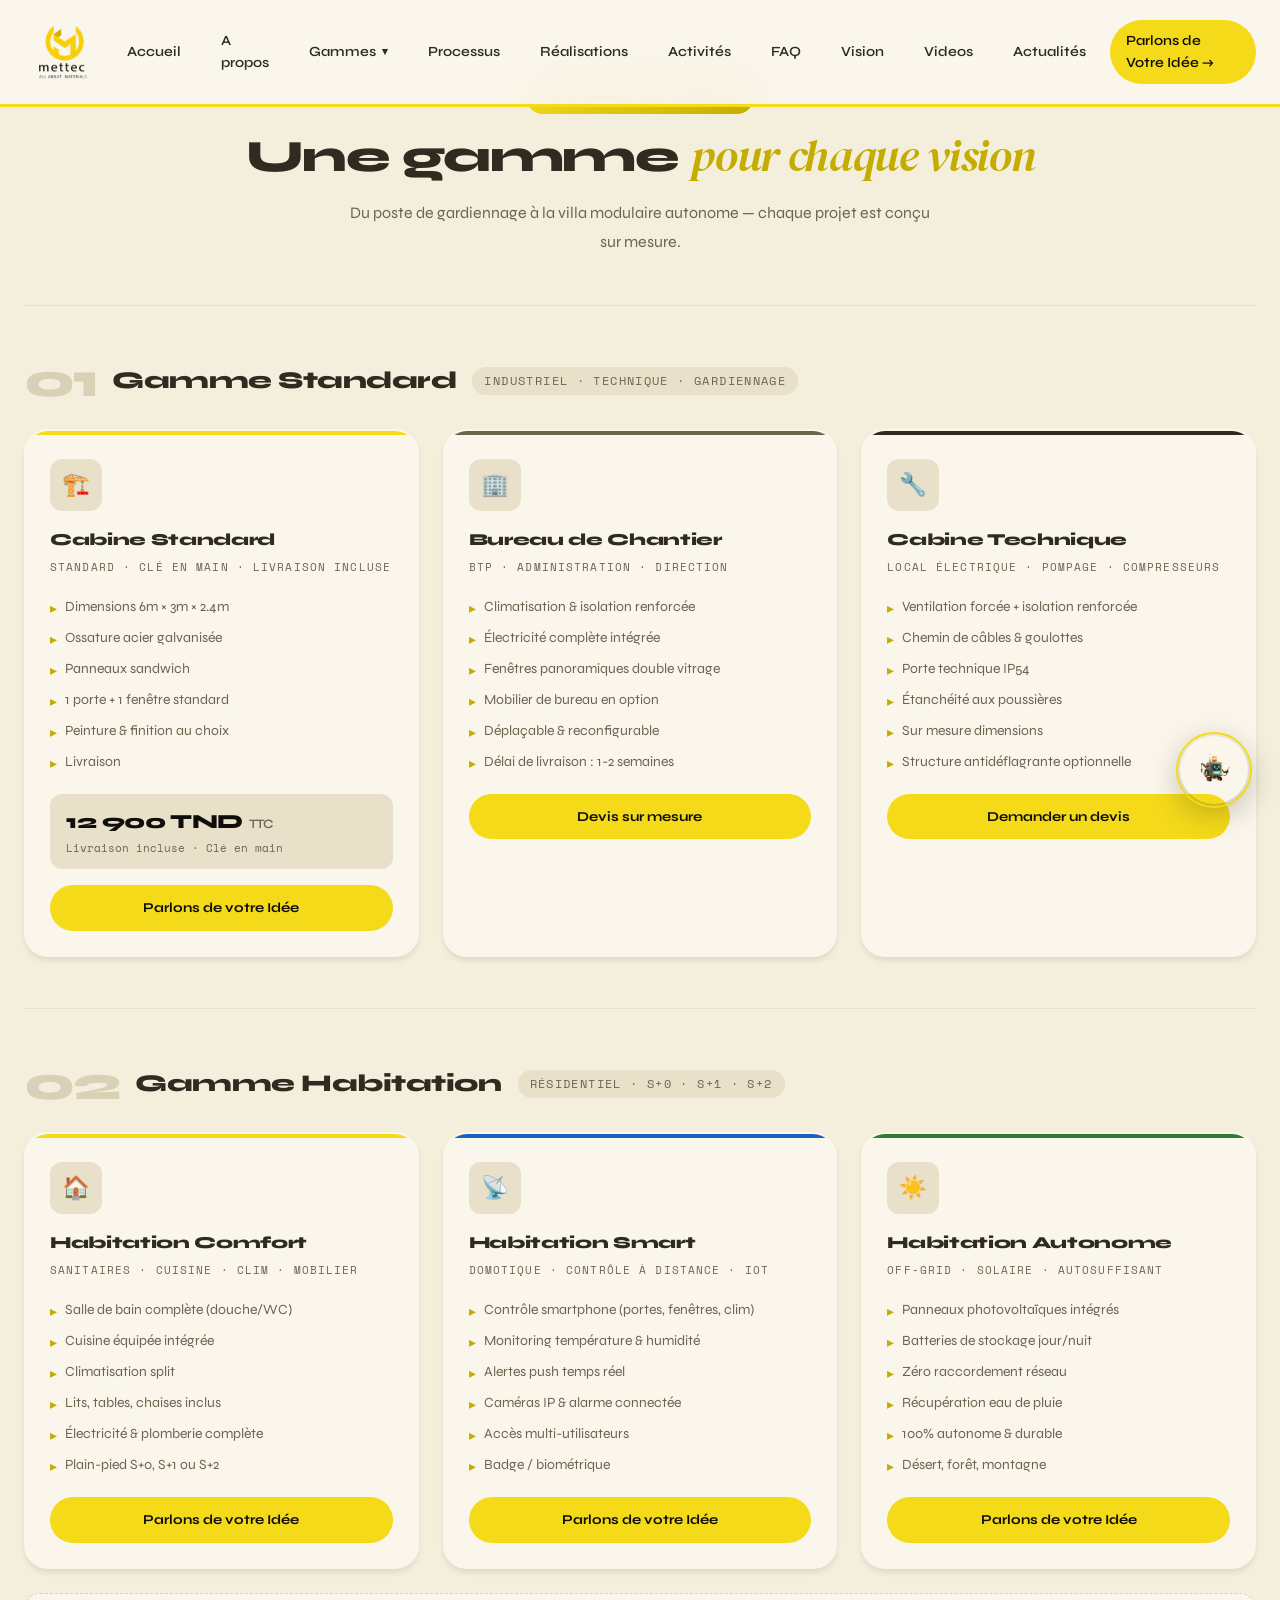
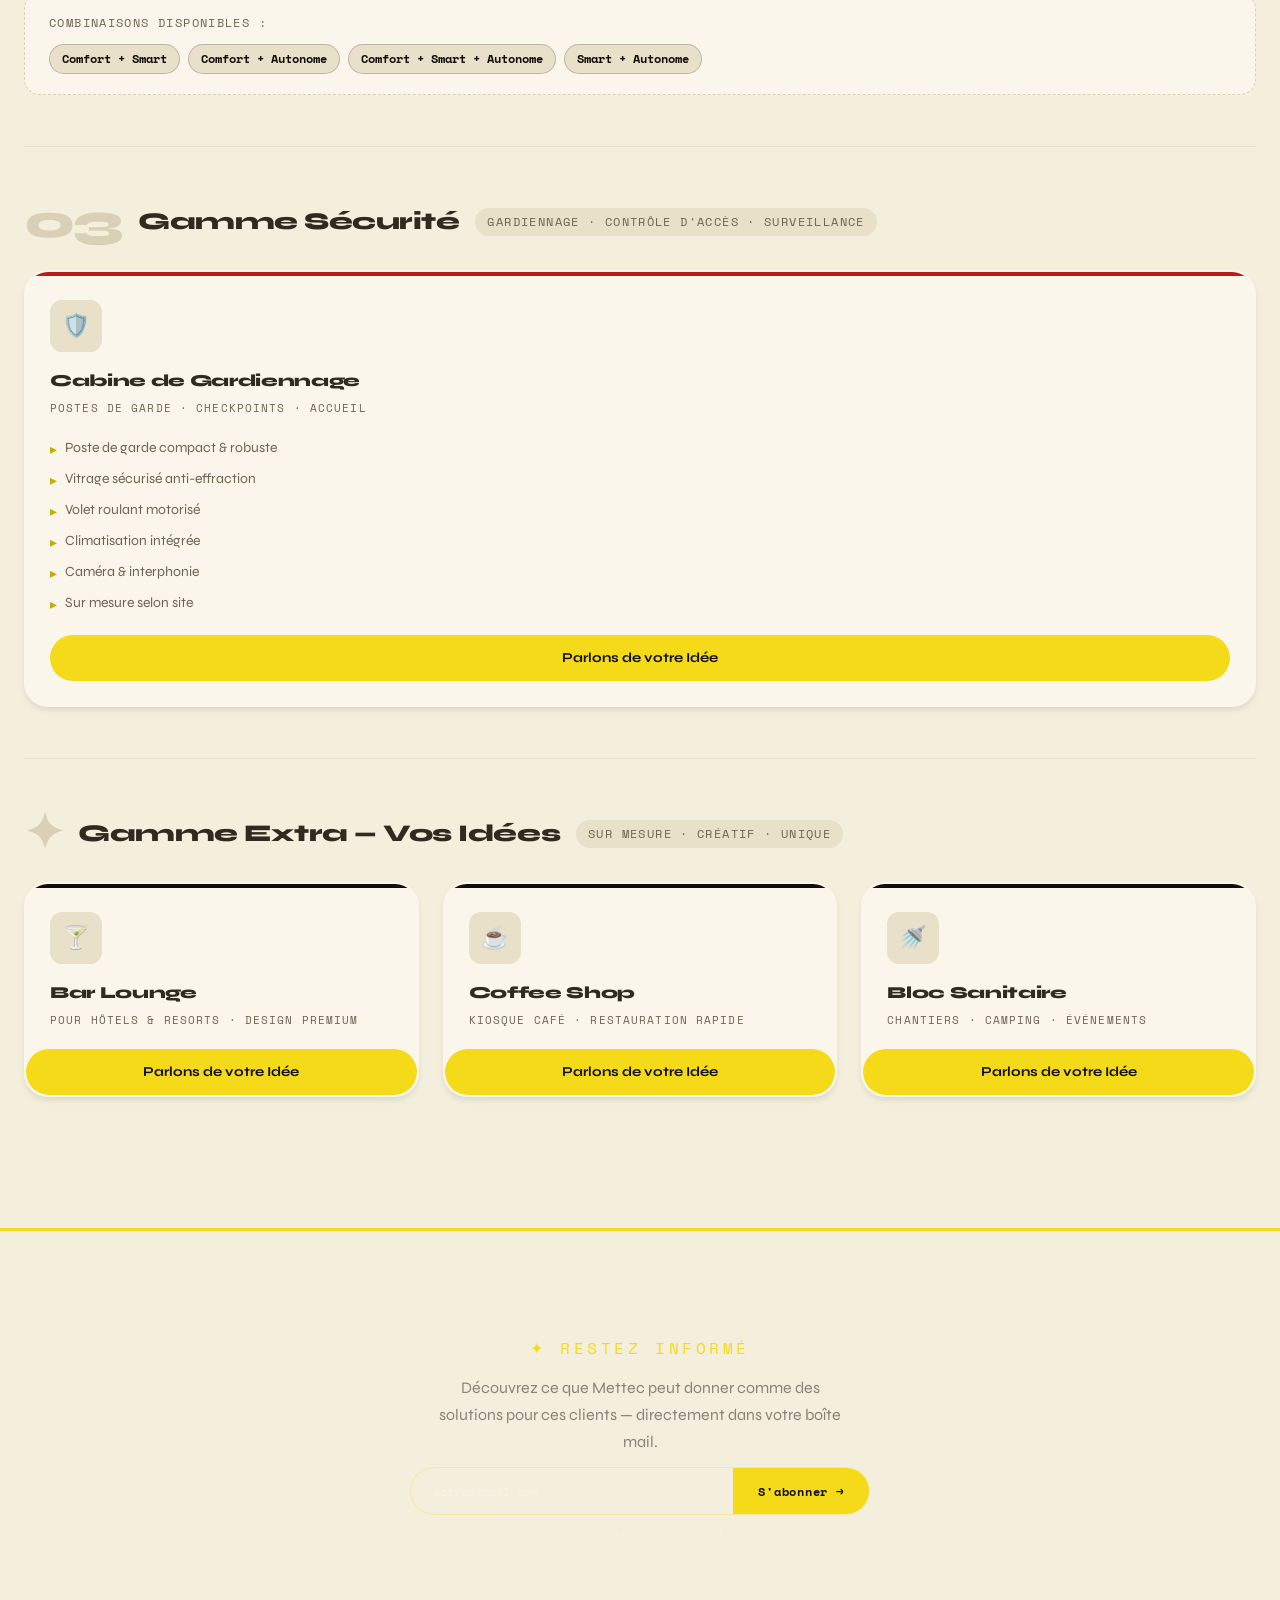
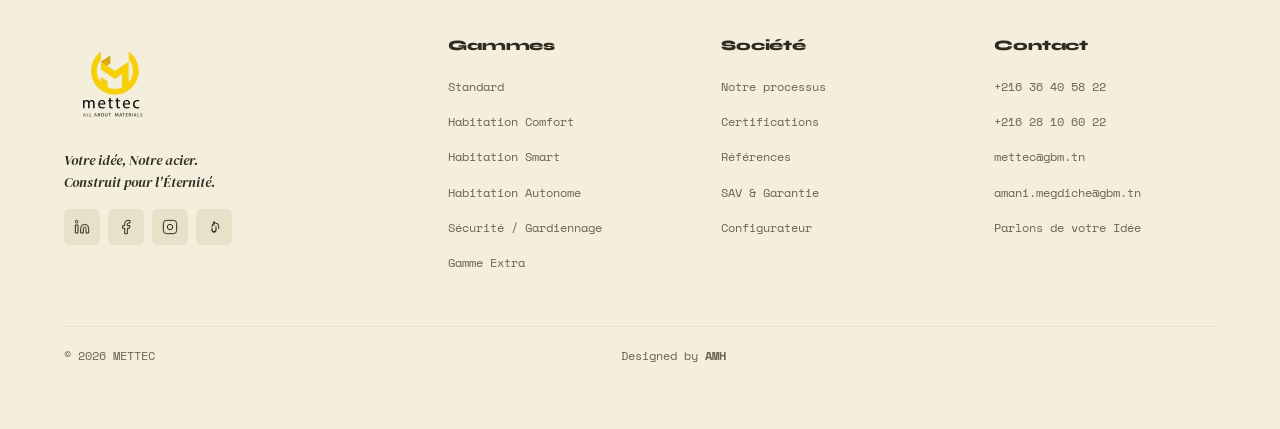
<file: gammes.html>
<!DOCTYPE html>
<html lang="fr">
<!-- ============================================================
     SEO BLOCK — gammes.html (Nos Gammes / Produits)
     ============================================================ -->
<head>
  <meta charset="UTF-8">
  <meta name="viewport" content="width=device-width, initial-scale=1.0">

  <title>Gammes de Cabines Modulaires — Standard, Smart, Habitation, Off-Grid | METTEC Tunisie</title>
  <meta name="description" content="Découvrez toutes les gammes METTEC : Cabine Standard industrielle, Habitation S+0/S+1/S+2, Smart connectée, Autonome off-grid, Poste de gardiennage. Sur mesure, livraison clé en main en Tunisie.">
  <meta name="keywords" content="gammes cabines modulaires, cabine standard industrielle, habitation modulaire S+1, cabine smart domotique, cabine autonome solaire, poste gardiennage, cabine préfabriquée prix Tunisie, villa modulaire Tunisie">
  <meta name="robots" content="index, follow, max-image-preview:large, max-snippet:-1">
  <meta name="author" content="METTEC GBM">
  <link rel="canonical" href="https://mettec.com.tn/gammes.html">

  <!-- OPEN GRAPH -->
  <meta property="og:type" content="website">
  <meta property="og:locale" content="fr_TN">
  <meta property="og:site_name" content="METTEC">
  <meta property="og:title" content="Gammes Cabines Modulaires METTEC — Standard, Smart, Habitation, Off-Grid">
  <meta property="og:description" content="5 gammes de cabines modulaires sur mesure. Industriel, habitation, connecté, autonome. Fabriqué en Tunisie. Devis gratuit sous 24h.">
  <meta property="og:image" content="https://mettec.com.tn/images/og-gammes.jpg">
  <meta property="og:image:width" content="1200">
  <meta property="og:image:height" content="630">
  <meta property="og:url" content="https://mettec.com.tn/gammes.html">

  <!-- TWITTER CARD -->
  <meta name="twitter:card" content="summary_large_image">
  <meta name="twitter:title" content="Gammes METTEC — Cabines Modulaires Tunisie">
  <meta name="twitter:description" content="Standard, Smart, Habitation, Off-grid. Toutes nos gammes de cabines modulaires fabriquées à Monastir.">
  <meta name="twitter:image" content="https://mettec.com.tn/images/og-gammes.jpg">

  <!-- SCHEMA.ORG — ProductCollection -->
  <script type="application/ld+json">
  {
    "@context": "https://schema.org",
    "@type": "CollectionPage",
    "name": "Gammes de Cabines Modulaires METTEC",
    "description": "Catalogue complet des gammes de cabines modulaires METTEC : Standard, Habitation Comfort, Smart, Autonome Off-Grid, Sécurité et Extra.",
    "url": "https://mettec.com.tn/gammes.html",
    "breadcrumb": {
      "@type": "BreadcrumbList",
      "itemListElement": [
        {"@type": "ListItem", "position": 1, "name": "Accueil", "item": "https://mettec.com.tn/"},
        {"@type": "ListItem", "position": 2, "name": "Nos Gammes", "item": "https://mettec.com.tn/gammes.html"}
      ]
    },
    "publisher": {
      "@type": "Organization",
      "name": "METTEC",
      "url": "https://mettec.com.tn"
    },
    "mainEntity": {
      "@type": "ItemList",
      "itemListElement": [
        {
          "@type": "ListItem",
          "position": 1,
          "item": {
            "@type": "Product",
            "name": "Cabine Modulaire Standard",
            "description": "Cabine technique industrielle et sanitaire à ossature métallique. Idéale pour chantiers, industries et administrations.",
            "brand": {"@type": "Brand", "name": "METTEC"},
            "manufacturer": {"@type": "Organization", "name": "METTEC GBM"},
            "offers": {"@type": "Offer", "availability": "https://schema.org/InStock", "priceCurrency": "TND", "seller": {"@type": "Organization", "name": "METTEC"}}
          }
        },
        {
          "@type": "ListItem",
          "position": 2,
          "item": {
            "@type": "Product",
            "name": "Habitation Modulaire Comfort S+0 / S+1 / S+2",
            "description": "Villa modulaire clé en main. Finitions haut de gamme, isolation thermique et phonique. Disponible en S+0, S+1 ou S+2.",
            "brand": {"@type": "Brand", "name": "METTEC"},
            "offers": {"@type": "Offer", "availability": "https://schema.org/InStock", "priceCurrency": "TND"}
          }
        },
        {
          "@type": "ListItem",
          "position": 3,
          "item": {
            "@type": "Product",
            "name": "Cabine Smart — Domotique Connectée",
            "description": "Cabine modulaire connectée avec système domotique intégré. Gestion intelligente de l'éclairage, climatisation et sécurité.",
            "brand": {"@type": "Brand", "name": "METTEC"},
            "offers": {"@type": "Offer", "availability": "https://schema.org/InStock", "priceCurrency": "TND"}
          }
        },
        {
          "@type": "ListItem",
          "position": 4,
          "item": {
            "@type": "Product",
            "name": "Cabine Autonome Off-Grid Solaire",
            "description": "Cabine modulaire 100% autonome avec panneaux solaires, batterie et système de récupération d'eau. Zéro connexion réseau.",
            "brand": {"@type": "Brand", "name": "METTEC"},
            "offers": {"@type": "Offer", "availability": "https://schema.org/InStock", "priceCurrency": "TND"}
          }
        },
        {
          "@type": "ListItem",
          "position": 5,
          "item": {
            "@type": "Product",
            "name": "Poste de Gardiennage Modulaire",
            "description": "Cabine de sécurité et gardiennage modulaire, résistante aux intempéries. Sur mesure selon les besoins du site.",
            "brand": {"@type": "Brand", "name": "METTEC"},
            "offers": {"@type": "Offer", "availability": "https://schema.org/InStock", "priceCurrency": "TND"}
          }
        }
      ]
    }
  }
  </script>

  <!-- POLICES -->
  <link rel="preconnect" href="https://fonts.googleapis.com">
  <link rel="preconnect" href="https://fonts.gstatic.com" crossorigin>
  <link href="https://fonts.googleapis.com/css2?family=Syne:wght@400;600;700;800&family=DM+Serif+Display:ital@0;1&family=Space+Mono:wght@400;700&display=swap" rel="stylesheet">
  <link rel="stylesheet" href="style1.css">
</head>
<body>

<!-- ============================================
     PAGE LOADER
     ============================================ -->

<div id="pageLoader">
  <img src="images/mascotte-mettec.png" alt="METTEC" class="loader-mascot" onerror="this.style.opacity='0'">
  <div class="loader-dots">
    <div class="loader-dot"></div>
    <div class="loader-dot"></div>
    <div class="loader-dot"></div>
  </div>
  <div class="loader-tagline">Construit pour l'Éternité</div>
  <div class="loader-progress">
    <div class="progress-bar"></div>
  </div>
</div>
<script src="loader-once.js"></script>

<style>
    /* Nouveau loader type "mascotte" */
#pageLoader {
  position: fixed;
  inset: 0;
  z-index: 99999;
  background: var(--cream);  /* ou #faf6ec */
  display: flex;
  flex-direction: column;
  align-items: center;
  justify-content: center;
  gap: 24px;
  transition: opacity 0.6s ease, transform 0.5s ease;
}
#pageLoader.hide {
  opacity: 0;
  pointer-events: none;
  transform: scale(1.04);
}
.loader-mascot {
  width: clamp(200px, 18vw, 260px);
  height: auto;
  animation: mascotBounce 1.4s ease infinite;
  filter: drop-shadow(0 8px 24px rgba(15,14,10,.12));
}
@keyframes mascotBounce {
  0%,100% { transform: translateY(0) rotate(-2deg); }
  50% { transform: translateY(-12px) rotate(2deg); }
}
.loader-dots {
  display: flex;
  gap: 8px;
  align-items: center;
}
.loader-dot {
  width: 8px;
  height: 8px;
  border-radius: 50%;
  background: var(--gold);
  animation: ldot 1.2s ease infinite;
}
.loader-dot:nth-child(2) { animation-delay: .2s; width: 10px; height: 10px; }
.loader-dot:nth-child(3) { animation-delay: .4s; }
@keyframes ldot {
  0%,80%,100% { transform: scale(.6); background: var(--linen); }
  40% { transform: scale(1.2); background: var(--gold); }
}
.loader-tagline {
  font-family: 'Space Mono', monospace;
  font-size: var(--t2xs);
  letter-spacing: 0.2em;
  text-transform: uppercase;
  color: var(--mist);
}
.loader-progress {
  width: 200px;
  height: 3px;
  background: var(--gray-200);
  border-radius: 2px;
  overflow: hidden;
}
.progress-bar {
  height: 100%;
  background: linear-gradient(90deg, var(--primary), var(--accent));
  width: 0%;
  border-radius: 2px;
  transition: width 0.3s ease;
}
</style>
<!-- ============================================
     NAVIGATION
     ============================================ -->
<div id="navOverlay" class="nav-overlay"></div>
<nav class="navbar">
  <div class="nav-container">
    <a href="index.html" class="nav-logo">
      <img src="images/logo-mettec.png" alt="METTEC" class="nav-logo-img">
      <style>
        .nav-logo-img {
    height: 80px;
    width: 80px;
    object-fit: contain;   /* garde les proportions sans couper */
}
      </style>
      <div>
        <div class="nav-logo-text"></div>
        <span class="nav-logo-sub"></span>
      </div>

    </a>
    <button class="menu-toggle" id="menuToggle" aria-label="Ouvrir le menu">☰</button>
    <ul class="nav-links" id="navLinks">
      <button class="menu-close" id="menuClose" aria-label="Fermer">✕</button>
            <li><a href="index.html" class="nav-link">Accueil</a></li>

      <li><a href="apropos.html" class="nav-link">A propos</a></li>
      <!-- Gammes dropdown -->
      <li class="nav-dropdown">
        <span class="nav-link nav-dropdown-toggle">Gammes <span class="chevron">▾</span></span>
        <div class="nav-dropdown-menu">
          <a href="gammes.html" class="nav-dropdown-item">
            <div class="item-icon">🏗️</div>
            <div><div style="font-weight:700;font-size:.85rem">Gamme Standard</div><div style="font-size:.72rem">Industriel · Gardiennage</div></div>
          </a>
          <a href="gammes.html" class="nav-dropdown-item">
            <div class="item-icon">🏠</div>
            <div><div style="font-weight:700;font-size:.85rem">Gamme Habitation</div><div style="font-size:.72rem">Comfort · Smart · Autonome</div></div>
          </a>
          <a href="gammes.html" class="nav-dropdown-item">
            <div class="item-icon">🛡️</div>
            <div><div style="font-weight:700;font-size:.85rem">Gamme Sécurité</div><div style="font-size:.72rem">Postes de garde · Contrôle</div></div>
          </a>
          <a href="gammes.html" class="nav-dropdown-item">
            <div class="item-icon">✨</div>
            <div><div style="font-weight:700;font-size:.85rem">Gamme Extra</div><div style="font-size:.72rem">Bar · Coffee shop · Sanitaire</div></div>
          </a>
        </div>
      </li>
      <li><a href="processus.html" class="nav-link">Processus</a></li>
      <li><a href="realisations.html" class="nav-link">Réalisations</a></li>
      <li><a href="activite.html" class="nav-link">Activités</a></li>
      <li><a href="faq.html" class="nav-link">FAQ</a></li>
      <li><a href="vision.html" class="nav-link">Vision</a></li>
      <li><a href="videos.html" class="nav-link">Videos</a></li>
      <li><a href="actualites.html" class="nav-link">Actualités</a></li>
      <li><a href="index.html#contact" class="nav-link nav-cta"> Parlons de Votre Idée →</a></li>
    </ul>
  </div>
</nav>



<!-- ============================================
     GAMMES
     ============================================ -->
<section class="gammes-section" id="gammes">
  <div class="container">
    <div class="section-header">
      <div class="section-badge reveal">Nos Gammes par Secteur</div>
      <h2 class="section-title reveal">Une gamme <em>pour chaque vision</em></h2>
      <p class="section-subtitle reveal">Du poste de gardiennage à la villa modulaire autonome — chaque projet est conçu sur mesure.</p>
    </div>

    <!-- Gamme 01 : Classique -->
    <div class="gamme-sector reveal">
      <div class="gamme-sector-label"><span class="gsect-num">01</span><span class="gsect-name">Gamme Standard</span><span class="gsect-tag">Industriel · Technique · Gardiennage</span></div>
      <div class="gamme-grid">
        <div class="gamme-card"><div class="gamme-card-accent" style="background:var(--primary)"></div>
          <div class="gamme-card-top"><div class="gamme-icon">🏗️</div><div class="gamme-name">Cabine Standard</div><div class="gamme-tag-label">Standard · Clé en main · Livraison incluse</div></div>
          <div class="gamme-card-body">
            <ul class="gamme-feat"><li>Dimensions 6m × 3m × 2.4m</li><li>Ossature acier galvanisée</li><li>Panneaux sandwich</li><li>1 porte + 1 fenêtre standard</li><li>Peinture & finition au choix</li><li>Livraison</li></ul>
            <div class="gamme-price-box"><div class="gamme-price-val">12 900 TND <span>TTC</span></div><div class="gamme-price-note">Livraison incluse · Clé en main</div></div>
            <a href="index.html#contact" class="gamme-cta">Parlons de votre Idée</a>
          </div>
        </div>
        <div class="gamme-card"><div class="gamme-card-accent" style="background:var(--gray-600)"></div>
          <div class="gamme-card-top"><div class="gamme-icon">🏢</div><div class="gamme-name">Bureau de Chantier</div><div class="gamme-tag-label">BTP · Administration · Direction</div></div>
          <div class="gamme-card-body">
            <ul class="gamme-feat"><li>Climatisation & isolation renforcée</li><li>Électricité complète intégrée</li><li>Fenêtres panoramiques double vitrage</li><li>Mobilier de bureau en option</li><li>Déplaçable & reconfigurable</li><li>Délai de livraison : 1-2 semaines</li></ul>
            <a href="index.html#contact" class="gamme-cta">Devis sur mesure</a>
          </div>
        </div>
        <div class="gamme-card"><div class="gamme-card-accent" style="background:var(--gray-800)"></div>
          <div class="gamme-card-top"><div class="gamme-icon">🔧</div><div class="gamme-name">Cabine Technique</div><div class="gamme-tag-label">Local électrique · Pompage · Compresseurs</div></div>
          <div class="gamme-card-body">
            <ul class="gamme-feat"><li>Ventilation forcée + isolation renforcée</li><li>Chemin de câbles & goulottes</li><li>Porte technique IP54</li><li>Étanchéité aux poussières</li><li>Sur mesure dimensions</li><li>Structure antidéflagrante optionnelle</li></ul>
            <a href="index.html#contact" class="gamme-cta">Demander un devis</a>
          </div>
        </div>
      </div>
    </div>

    <!-- Gamme 02 : Habitation -->
    <div class="gamme-sector reveal">
      <div class="gamme-sector-label"><span class="gsect-num">02</span><span class="gsect-name">Gamme Habitation</span><span class="gsect-tag">Résidentiel · S+0 · S+1 · S+2</span></div>
      <div class="gamme-grid">
        <div class="gamme-card"><div class="gamme-card-accent" style="background:var(--gold, #f5da1a)"></div>
          <div class="gamme-card-top"><div class="gamme-icon">🏠</div><div class="gamme-name">Habitation Comfort</div><div class="gamme-tag-label">Sanitaires · Cuisine · Clim · Mobilier</div></div>
          <div class="gamme-card-body">
            <ul class="gamme-feat"><li>Salle de bain complète (douche/WC)</li><li>Cuisine équipée intégrée</li><li>Climatisation split</li><li>Lits, tables, chaises inclus</li><li>Électricité & plomberie complète</li><li>Plain-pied S+0, S+1 ou S+2</li></ul>
            <a href="index.html#contact" class="gamme-cta">Parlons de votre Idée</a>
          </div>
        </div>
        <div class="gamme-card"><div class="gamme-card-accent" style="background:#1565C0"></div>
          <div class="gamme-card-top"><div class="gamme-icon">📡</div><div class="gamme-name">Habitation Smart</div><div class="gamme-tag-label">Domotique · Contrôle à distance · IoT</div></div>
          <div class="gamme-card-body">
            <ul class="gamme-feat"><li>Contrôle smartphone (portes, fenêtres, clim)</li><li>Monitoring température & humidité</li><li>Alertes push temps réel</li><li>Caméras IP & alarme connectée</li><li>Accès multi-utilisateurs</li><li>Badge / biométrique</li></ul>
            <a href="index.html#contact" class="gamme-cta">Parlons de votre Idée</a>
          </div>
        </div>
        <div class="gamme-card"><div class="gamme-card-accent" style="background:#2E7D32"></div>
          <div class="gamme-card-top"><div class="gamme-icon">☀️</div><div class="gamme-name">Habitation Autonome</div><div class="gamme-tag-label">Off-grid · Solaire · Autosuffisant</div></div>
          <div class="gamme-card-body">
            <ul class="gamme-feat"><li>Panneaux photovoltaïques intégrés</li><li>Batteries de stockage jour/nuit</li><li>Zéro raccordement réseau</li><li>Récupération eau de pluie</li><li>100% autonome & durable</li><li>Désert, forêt, montagne</li></ul>
            <a href="index.html#contact" class="gamme-cta">Parlons de votre Idée</a>
          </div>
        </div>
      </div>
      <div class="gamme-combos">
        <div class="gamme-combos-title">Combinaisons disponibles :</div>
        <div class="gamme-combos-list"><span class="combo-tag">Comfort + Smart</span><span class="combo-tag">Comfort + Autonome</span><span class="combo-tag">Comfort + Smart + Autonome</span><span class="combo-tag">Smart + Autonome</span></div>
      </div>
    </div>

    <!-- Gamme 03 : Sécurité -->
    <div class="gamme-sector reveal">
      <div class="gamme-sector-label"><span class="gsect-num">03</span><span class="gsect-name">Gamme Sécurité</span><span class="gsect-tag">Gardiennage · Contrôle d'accès · Surveillance</span></div>
      <div class="gamme-grid">
        <div class="gamme-card"><div class="gamme-card-accent" style="background:#B71C1C"></div>
          <div class="gamme-card-top"><div class="gamme-icon">🛡️</div><div class="gamme-name">Cabine de Gardiennage</div><div class="gamme-tag-label">Postes de garde · Checkpoints · Accueil</div></div>
          <div class="gamme-card-body">
            <ul class="gamme-feat"><li>Poste de garde compact & robuste</li><li>Vitrage sécurisé anti-effraction</li><li>Volet roulant motorisé</li><li>Climatisation intégrée</li><li>Caméra & interphonie</li><li>Sur mesure selon site</li></ul>
            <a href="index.html#contact" class="gamme-cta">Parlons de votre Idée</a>
          </div>
        </div>
      </div>
    </div>

    <!-- Gamme Extra -->
    <div class="gamme-sector reveal" style="border-bottom:none">
      <div class="gamme-sector-label"><span class="gsect-num">✦</span><span class="gsect-name">Gamme Extra — Vos Idées</span><span class="gsect-tag">Sur mesure · Créatif · Unique</span></div>
      <div class="gamme-grid">
        <div class="gamme-card"><div class="gamme-card-accent" style="background:var(--accent)"></div>
          <div class="gamme-card-top"><div class="gamme-icon">🍸</div><div class="gamme-name">Bar Lounge</div><div class="gamme-tag-label">Pour hôtels & resorts · Design premium</div></div>
          <a href="index.html#contact" class="gamme-cta">Parlons de votre Idée</a>
        </div>
        <div class="gamme-card"><div class="gamme-card-accent" style="background:var(--accent)"></div>
          <div class="gamme-card-top"><div class="gamme-icon">☕</div><div class="gamme-name">Coffee Shop</div><div class="gamme-tag-label">Kiosque café · Restauration rapide</div></div>
          <a href="index.html#contact" class="gamme-cta">Parlons de votre Idée</a>
        </div>
        <div class="gamme-card"><div class="gamme-card-accent" style="background:var(--accent)"></div>
          <div class="gamme-card-top"><div class="gamme-icon">🚿</div><div class="gamme-name">Bloc Sanitaire</div><div class="gamme-tag-label">Chantiers · Camping · Événements</div></div>
          <a href="index.html#contact" class="gamme-cta">Parlons de votre Idée</a>
        </div>
      </div>
    </div>
  </div>
</section>



<!-- ============================================
     FOOTER
     ============================================ -->
<footer>
     <!-- Newsletter -->
  <div class="footer-newsletter">
    <div class="footer-newsletter-eyebrow">✦ Restez informé</div>
    <p class="footer-newsletter-desc">Découvrez ce que Mettec peut donner comme des solutions pour ces clients — directement dans votre boîte mail.</p>
    <form class="footer-nl-form" onsubmit="handleNewsletter(event)">
      <input type="email" class="footer-nl-input" placeholder="votre@email.com" required>
      <button type="submit" class="footer-nl-btn">S'abonner →</button>
    </form>
    <div class="footer-nl-success" id="nlSuccess">✅ Bienvenue ! Vous êtes maintenant abonné.</div>
    <p class="footer-nl-note">Pas de spam. Désinscription en 1 clic.</p>
  </div>
  <div>
    <a class="footer-logo" href="#"><img src="images/logo-mettec.png" alt="METTEC" class="footer-logo-img"><div><div class="footer-logo-name"></div><span class="footer-logo-sub"></span></div></a>
    <style>
        .footer-logo-img {
    height: 100px;
    width: 100px;
    object-fit: contain;   /* garde les proportions sans couper */
}
    </style>
    <p class="footer-tagline">Votre idée, Notre acier.<br>Construit pour l'Éternité.</p>
    <div class="footer-socials">
      <a href="https://www.linkedin.com/company/mettec-gbm" class="footer-social" aria-label="LinkedIn">
        <svg viewBox="0 0 24 24"><path d="M16 8a6 6 0 016 6v7h-4v-7a2 2 0 00-2-2 2 2 0 00-2 2v7h-4v-7a6 6 0 016-6zM2 9h4v12H2z"/><circle cx="4" cy="4" r="2"/></svg>
      </a>
      <a href="https://www.facebook.com/mettec.tn/" class="footer-social" aria-label="Facebook">
        <svg viewBox="0 0 24 24"><path d="M18 2h-3a5 5 0 00-5 5v3H7v4h3v8h4v-8h3l1-4h-4V7a1 1 0 011-1h3z"/></svg>
      </a>
      <a href="https://www.instagram.com/mettec_gbm/" class="footer-social" aria-label="Instagram">
        <svg viewBox="0 0 24 24" fill="none" stroke="currentColor" stroke-width="1.8"><rect x="2" y="2" width="20" height="20" rx="5" ry="5"/><circle cx="12" cy="12" r="4"/><line x1="17.5" y1="6.5" x2="17.51" y2="6.5"/></svg>
      </a>
      <a href="https://www.instagram.com/mettec_gbm/" class="footer-social" aria-label="TikTok">
        <svg viewBox="0 0 24 24" fill="none" stroke="currentColor" stroke-width="1.5"><path d="M9 12v-1a5 5 0 0 1 10 0v4"/><path d="M15 11v6a3 3 0 0 1-6 0v-4"/><path d="M9 16a3 3 0 0 0 6 0"/><path d="M12 5v5"/><circle cx="12" cy="5" r="1"/></svg>
      </a>
    </div>
  </div>
  <div><div class="footer-col-title">Gammes</div><ul class="footer-links"><li><a href="#gammes">Standard</a></li><li><a href="#gammes">Habitation Comfort</a></li><li><a href="#gammes">Habitation Smart</a></li><li><a href="#gammes">Habitation Autonome</a></li><li><a href="#gammes">Sécurité / Gardiennage</a></li><li><a href="#gammes">Gamme Extra</a></li></ul></div>
  <div><div class="footer-col-title">Société</div><ul class="footer-links"><li><a href="processus.html">Notre processus</a></li><li><a href="#">Certifications</a></li><li><a href="#partners">Références</a></li><li><a href="#sav">SAV & Garantie</a></li><li><a href="#configurator">Configurateur</a></li></ul></div>
  <div><div class="footer-col-title">Contact</div><ul class="footer-links"><li><a href="tel:+21636405822">+216 36 40 58 22</a></li><li><a href="tel:+21628106022">+216 28 10 60 22</a></li>
<li>
  <a href="mailto:mettec@gbm.tn">mettec@gbm.tn</a>
</li>
<li>
  <a href="mailto:amani.megdiche@gbm.tn">amani.megdiche@gbm.tn</a>
</li>
<li><a href="index.html#contact">Parlons de votre Idée</a></li></ul></div>
 
<div class="footer-bottom">
  <span class="footer-copy">© 2026 METTEC</span>
  <span class="footer-copy">Designed by 
    <a href="https://www.linkedin.com/in/hammouda-ahmed-mustapha-a55270195/" 
       target="_blank" 
       rel="noopener noreferrer">
      <strong>AMH</strong>
    </a>
  </span>
  <div class="footer-legal"><a href="#"></a><a href="#"></a></div>
</div>
</footer>
<style>
/* ── Footer Newsletter ── */
.footer-newsletter {
  padding: 2.5rem 2rem;
  border-top: 1px solid rgba(255,255,255,0.08);
  grid-column: 1 / -1;
  display: flex;
  flex-direction: column;
  align-items: center;
  text-align: center;
  gap: .75rem;
}
.footer-newsletter-eyebrow {
  font-family: var(--font-mono);
  font-size: 1rem;
  letter-spacing: .22em;
  text-transform: uppercase;
  color: var(--primary);
}
.footer-newsletter-title {
  font-family: var(--font-serif);
  font-size: clamp(1.6rem, 3vw, 2.2rem);
  color: #ffffff;
  line-height: 1.2;
}
.footer-newsletter-title em {
  color: var(--primary);
  font-style: italic;
}
.footer-newsletter-desc {
  font-family: var(--font-main);
  font-size: 1rem;
  color: rgba(3, 3, 3, 0.45);
  max-width: 420px;
  line-height: 1.7;
}
.footer-nl-form {
  display: flex;
  gap: 0;
  border-radius: 3rem;
  overflow: hidden;
  border: 1.5px solid rgba(245,218,26,0.3);
  background: rgba(255,255,255,0.04);
  transition: border-color 0.25s;
  max-width: 460px;
  width: 100%;
}
.footer-nl-form:focus-within {
  border-color: var(--primary);
  background: rgba(245,218,26,0.05);
}
.footer-nl-input {
  flex: 1;
  background: transparent;
  border: none;
  outline: none;
  padding: .85rem 1.4rem;
  font-family: var(--font-mono);
  font-size: .78rem;
  color: #ffffff;
}
.footer-nl-input::placeholder { color: rgba(255,255,255,0.3); }
.footer-nl-btn {
  background: var(--primary);
  border: none;
  padding: .85rem 1.6rem;
  font-family: var(--font-mono);
  font-size: .75rem;
  font-weight: 700;
  letter-spacing: .06em;
  color: #0f0e0a;
  cursor: pointer;
  white-space: nowrap;
  transition: background 0.2s, transform 0.2s;
}
.footer-nl-btn:hover { background: #ffe000; transform: scale(1.03); }
.footer-nl-success {
  display: none;
  font-family: var(--font-mono);
  font-size: .74rem;
  color: #4ade80;
  background: rgba(74,222,128,0.1);
  padding: .6rem 1.2rem;
  border-radius: 2rem;
  border: 1px solid rgba(74,222,128,0.25);
}
.footer-nl-success.show { display: block; }
.footer-nl-note {
  font-family: var(--font-mono);
  font-size: .6rem;
  color: rgba(255,255,255,0.22);
  letter-spacing: .05em;
}
@media (max-width: 600px) {
  .footer-nl-form { flex-direction: column; border-radius: 1rem; }
  .footer-nl-btn { border-radius: 0 0 .8rem .8rem; text-align: center; }
}
</style>
<script>
function handleNewsletter(e) {
  e.preventDefault();
  document.getElementById('nlSuccess').classList.add('show');
  e.target.style.display = 'none';
}
</script>

<!-- ============================================
     SCROLL TO TOP & WHATSAPP
     ============================================ -->
<button id="scrollTop"><svg viewBox="0 0 24 24"><path d="M18 15l-6-6-6 6"/></svg></button>

<!-- ══════════════════════════════════════
     CHATBOT BUTTON + CONVERSATION WIDGET
══════════════════════════════════════ -->
<style>
/* ── Chatbot Trigger Button ── */
#chatbot-btn {
  position: fixed;
  bottom: 6rem;
  right: 2rem;
  z-index: 9999;
  width: 68px;
  height: 68px;
  border-radius: 50%;
  border: none;
  cursor: pointer;
  background: transparent;
  padding: 0;
  box-shadow: 0 8px 32px rgba(15,14,10,0.28);
  transition: transform 0.35s cubic-bezier(.22,.68,0,1.4), box-shadow 0.3s;
  animation: chatbot-float 3s ease-in-out infinite;
}
#chatbot-btn img {
  width: 100%;
  height: 100%;
  object-fit: contain;
  display: block;
  border-radius: 50%;
}
#chatbot-btn:hover {
  transform: scale(1.12) translateY(-4px);
  box-shadow: 0 16px 48px rgba(245,218,26,0.45);
  animation: none;
}
#chatbot-btn.active {
  animation: none;
  transform: scale(0.92) rotate(-8deg);
}
@keyframes chatbot-float {
  0%,100% { transform: translateY(0) rotate(-2deg); }
  50%      { transform: translateY(-8px) rotate(2deg); }
}
/* ── Notification pulse ring ── */
#chatbot-btn::after {
  content: '';
  position: absolute;
  inset: -4px;
  border-radius: 50%;
  border: 2.5px solid var(--primary);
  animation: chatbot-ring 2.4s ease-out infinite;
  pointer-events: none;
}
@keyframes chatbot-ring {
  0%   { opacity:1; transform:scale(1); }
  80%  { opacity:0; transform:scale(1.6); }
  100% { opacity:0; }
}
/* ── Chat Window ── */
#chatbot-window {
  position: fixed;
  bottom: 10rem;
  right: 2rem;
  z-index: 9998;
  width: 360px;
  max-height: 580px;
  border-radius: 1.25rem;
  background: #ffffff;
  box-shadow: 0 20px 60px rgba(15,14,10,.15), 0 0 0 1px rgba(220,213,195,0.8);
  display: flex;
  flex-direction: column;
  overflow: hidden;
  transform: scale(0.88) translateY(24px);
  opacity: 0;
  pointer-events: none;
  transition: transform 0.38s cubic-bezier(.22,.68,0,1.25), opacity 0.3s ease;
  transform-origin: bottom right;
}
#chatbot-window.open {
  transform: scale(1) translateY(0);
  opacity: 1;
  pointer-events: all;
}
/* ── Chat Header ── */
.cb-header {
  background: linear-gradient(120deg, #f5da1a 0%, #e8ca00 100%);
  padding: .85rem 1.2rem;
  display: flex;
  align-items: center;
  gap: .75rem;
  flex-shrink: 0;
  position: relative;
  overflow: hidden;
}
.cb-header::before {
  content: '';
  position: absolute;
  top: -20px; right: -20px;
  width: 80px; height: 80px;
  border-radius: 50%;
  background: radial-gradient(circle, rgba(255,255,255,.25) 0%, transparent 70%);
  pointer-events: none;
}
.cb-header-avatar {
  width: 40px; height: 40px;
  border-radius: 50%;
  border: 2px solid rgba(255,255,255,.6);
  object-fit: contain;
  background: #fff8d0;
  flex-shrink: 0;
  animation: cb-avatar-bounce 2s ease infinite;
}
@keyframes cb-avatar-bounce {
  0%,100% { transform: rotate(-3deg); }
  50%      { transform: rotate(3deg) translateY(-2px); }
}
.cb-header-info { flex: 1; }
.cb-header-name {
  font-family: var(--font-main);
  font-size: .88rem; font-weight: 800;
  color: #0f0e0a; letter-spacing: -.01em;
}
.cb-header-status {
  display: flex; align-items: center; gap: .35rem;
  font-family: var(--font-mono); font-size: .58rem;
  color: rgba(15,14,10,.55); letter-spacing: .06em;
  text-transform: uppercase; margin-top: .12rem;
}
.cb-status-dot {
  width: 6px; height: 6px; border-radius: 50%;
  background: #16a34a; animation: pulse-dot 2s ease infinite;
}
@keyframes pulse-dot {
  0%,100%{opacity:1;transform:scale(1)} 50%{opacity:.5;transform:scale(.8)}
}
.cb-close {
  background: rgba(15,14,10,.1); border: none;
  color: rgba(15,14,10,.55); width: 26px; height: 26px;
  border-radius: 50%; cursor: pointer;
  display: flex; align-items: center; justify-content: center;
  font-size: .9rem; transition: background 0.2s, color 0.2s; flex-shrink: 0;
}
.cb-close:hover { background: rgba(15,14,10,.2); color: #0f0e0a; }
/* ── Messages Area ── */
.cb-messages {
  flex: 1; min-height: 0; overflow-y: auto;
  padding: 1rem 1rem .8rem;
  display: flex; flex-direction: column; gap: .65rem;
  scroll-behavior: smooth; background: #f8f6f0;
}
.cb-messages::-webkit-scrollbar { width: 3px; }
.cb-messages::-webkit-scrollbar-track { background: transparent; }
.cb-messages::-webkit-scrollbar-thumb { background: #ddd8c8; border-radius: 2px; }
.cb-msg-bot {
  display: flex; align-items: flex-end; gap: .45rem;
  animation: cb-msg-in 0.35s cubic-bezier(.22,.68,0,1.2);
}
@keyframes cb-msg-in {
  from { opacity:0; transform:translateY(10px) scale(.96); }
  to   { opacity:1; transform:none; }
}
.cb-msg-bot-avatar {
  width: 24px; height: 24px; border-radius: 50%;
  object-fit: contain; background: #fff8d0;
  border: 1.5px solid #e8ca00; flex-shrink: 0;
}
.cb-bubble-bot {
  background: #ffffff; color: #2e2b22;
  border-radius: 1rem 1rem 1rem .25rem;
  padding: .65rem .9rem; font-family: var(--font-mono);
  font-size: .76rem; line-height: 1.65; max-width: 84%;
  box-shadow: 0 1px 4px rgba(15,14,10,.08), 0 0 0 1px rgba(220,213,195,.5);
}
.cb-bubble-bot strong { color: #b49a00; font-weight: 700; }
.cb-typing { display: flex; align-items: center; gap: .45rem; }
.cb-typing-dots {
  background: #ffffff; border-radius: 1rem 1rem 1rem .25rem;
  padding: .6rem .9rem; display: flex; gap: 4px; align-items: center;
  box-shadow: 0 1px 4px rgba(15,14,10,.08);
}
.cb-typing-dots span {
  width: 5px; height: 5px; border-radius: 50%;
  background: #c4b060; animation: typing-bounce 1.2s ease infinite;
}
.cb-typing-dots span:nth-child(2) { animation-delay: .2s; }
.cb-typing-dots span:nth-child(3) { animation-delay: .4s; }
@keyframes typing-bounce {
  0%,60%,100% { transform:translateY(0); opacity:.4; }
  30%          { transform:translateY(-4px); opacity:1; }
}
/* ── Questions panel ── */
.cb-questions {
  padding: .55rem .8rem .65rem;
  display: flex; flex-direction: column; gap: .3rem;
  flex-shrink: 0; max-height: 195px; overflow-y: auto;
  border-top: 1px solid #e8e0c8; background: #fffdf5;
}
.cb-questions::-webkit-scrollbar { width: 3px; }
.cb-questions::-webkit-scrollbar-track { background: transparent; }
.cb-questions::-webkit-scrollbar-thumb { background: #e8ca00; border-radius: 2px; }
.cb-questions-label {
  font-family: var(--font-mono); font-size: .56rem;
  letter-spacing: .16em; text-transform: uppercase;
  color: #a89e7a; margin-bottom: .1rem; flex-shrink: 0;
}
.cb-q-btn {
  display: flex; align-items: center; gap: .5rem;
  background: #ffffff; color: #2e2b22;
  border: 1px solid #e8e0c8; border-radius: .6rem;
  padding: .4rem .7rem; font-family: var(--font-mono);
  font-size: .67rem; cursor: pointer; text-align: left;
  transition: background 0.18s, border-color 0.18s, transform 0.18s;
  line-height: 1.35; flex-shrink: 0;
}
.cb-q-btn:hover { background: #fffbe8; border-color: #e8ca00; transform: translateX(3px); }
.cb-q-btn .cb-q-icon { font-size: .95rem; flex-shrink: 0; }
.cb-q-btn.used { opacity: .35; pointer-events: none; transform: none; }
.cb-msg-user { display: flex; justify-content: flex-end; animation: cb-msg-in 0.3s ease; }
.cb-bubble-user {
  background: #f5da1a; color: #0f0e0a;
  border-radius: 1rem 1rem .25rem 1rem;
  padding: .55rem .85rem; font-family: var(--font-mono);
  font-size: .74rem; line-height: 1.45; max-width: 80%;
  font-weight: 600; box-shadow: 0 2px 8px rgba(245,218,26,.25);
}
.cb-reset {
  background: none; border: none; font-family: var(--font-mono);
  font-size: .58rem; color: #a89e7a; cursor: pointer;
  letter-spacing: .1em; text-transform: uppercase;
  text-align: center; margin-top: .2rem; padding: .2rem 0;
  transition: color 0.2s; text-decoration: underline; flex-shrink: 0;
}
.cb-reset:hover { color: #0f0e0a; }
@media (max-width: 440px) {
  #chatbot-window { width: calc(100vw - 2rem); right: 1rem; bottom: 9rem; }
  #chatbot-btn    { right: 1rem; bottom: 5rem; width: 60px; height: 60px; }
}
</style>

<!-- Chatbot Trigger -->
<button id="chatbot-btn" aria-label="Ouvrir le chatbot METTEC">
  <img src="images/chatbot.png" alt="GBM Chatbot">
</button>

<!-- Chat Window -->
<div id="chatbot-window" role="dialog" aria-label="Assistant METTEC">
  <div class="cb-header">
    <img src="images/chatbot.png" alt="Bot" class="cb-header-avatar">
    <div class="cb-header-info">
      <div class="cb-header-name">Assistant METTEC</div>
      <div class="cb-header-status">
        <span class="cb-status-dot"></span>
        En ligne · Répond instantanément
      </div>
    </div>
    <button class="cb-close" id="chatbot-close" aria-label="Fermer">✕</button>
  </div>
  <div class="cb-messages" id="cb-messages"></div>
  <div class="cb-questions" id="cb-questions">
    <div class="cb-questions-label">✦ Choisissez votre question</div>
  </div>
</div>

<script>
(function() {
  const btn    = document.getElementById('chatbot-btn');
  const win    = document.getElementById('chatbot-window');
  const closeB = document.getElementById('chatbot-close');
  const msgBox = document.getElementById('cb-messages');
  const qBox   = document.getElementById('cb-questions');
  let opened   = false;

  const questions = [
    { icon: '🏗️', q: 'Qu\'est-ce que METTEC sait faire en préfabrication ?', a: '<strong>Préfabrication métallique</strong> — notre cœur de métier. Cabines modulaires, capsules Smart connectées, maisonettes clé-en-main, kiosques, vestiaires industriels… Tout fabriqué dans notre atelier de Monastir avec une précision au millimètre. Délai : <strong>3 à 6 semaines</strong>.' },
    { icon: '🏠', q: 'Vous construisez des bâtiments entiers ?', a: 'Absolument ! Notre pôle <strong>Construction & Installation</strong> prend en charge bâtiments industriels, charpentes métalliques, hangars, habitats et logements. Nos équipes interviennent sur site partout en Tunisie — <strong>un seul interlocuteur.</strong>' },
    { icon: '🛋️', q: 'Est-ce que vous faites du mobilier sur mesure ?', a: 'Oui et c\'est notre passion secrète ! <strong>Salons, cuisines, dressings, lits, tables, chaises</strong>… Chaque pièce conçue sur mesure : acier, bois massif, cuir, marbre, velours. Livraison et installation incluses. Uniquement <strong>du mobilier unique.</strong>' },
    { icon: '⏱️', q: 'Quel est votre délai de livraison typique ?', a: 'Selon le projet : <strong>cabine standard</strong> → 3 semaines · <strong>construction</strong> → 2 à 6 mois · <strong>mobilier</strong> → 4 à 8 semaines. Un planning détaillé dès la signature. Chez METTEC, <strong>on respecte les délais</strong> — c\'est une promesse.' },
    { icon: '💡', q: 'Comment démarrer un projet avec vous ?', a: 'Simple ! <strong>① Contactez-nous</strong> via le formulaire ou WhatsApp (réponse < 2h) · <strong>② Un consultant vous appelle</strong> · <strong>③ Proposition + rendu 3D</strong> sous 48h. Aucun engagement. On aime les idées folles !' },
    { icon: '🔩', q: 'Quels matériaux utilisez-vous ?', a: '<strong>Acier galvanisé & inoxydable</strong>, <strong>bois massif</strong> (chêne, noyer, hêtre), <strong>marbre & granit</strong>, <strong>cuir pleine fleur</strong>. Quincaillerie premium européenne, peintures époxy — le tout fabriqué pour <strong>durer 20 ans minimum.</strong>' },
    { icon: '📍', q: 'Où êtes-vous et livrez-vous partout ?', a: 'Atelier principal : <strong>Zone Industrielle, Manzel Harb, Monastir</strong>. Livraison & installation partout en Tunisie. Pour les projets internationaux, on étudie aussi. Appelez le <strong>+216 36 40 58 22</strong> !' }
  ];

  function renderWelcome() {
    msgBox.innerHTML = '';
    qBox.innerHTML = '<div class="cb-questions-label">✦ Choisissez votre question</div>';
    const w = document.createElement('div');
    w.className = 'cb-msg-bot';
    w.innerHTML = `<img src="images/chatbot.png" alt="Bot" class="cb-msg-bot-avatar"><div class="cb-bubble-bot">👋 Bonjour ! Je suis l'assistant de <strong>METTEC</strong>.<br><br>Cabines modulaires, construction, mobilier… je connais chaque boulon !<br><br><strong>Quelle est votre question ?</strong> ✨</div>`;
    msgBox.appendChild(w);
    questions.forEach((item, i) => {
      const b = document.createElement('button');
      b.className = 'cb-q-btn';
      b.innerHTML = `<span class="cb-q-icon">${item.icon}</span><span>${item.q}</span>`;
      b.addEventListener('click', () => handleQ(i, b));
      qBox.appendChild(b);
    });
    const r = document.createElement('button');
    r.className = 'cb-reset';
    r.textContent = '↺ Recommencer la conversation';
    r.addEventListener('click', () => { renderWelcome(); msgBox.scrollTop = 0; });
    qBox.appendChild(r);
  }

  function handleQ(index, btnEl) {
    btnEl.classList.add('used');
    const um = document.createElement('div');
    um.className = 'cb-msg-user';
    um.innerHTML = `<div class="cb-bubble-user">${questions[index].q}</div>`;
    msgBox.appendChild(um);
    msgBox.scrollTop = msgBox.scrollHeight;
    const typing = document.createElement('div');
    typing.className = 'cb-msg-bot cb-typing';
    typing.innerHTML = `<img src="images/chatbot.png" alt="" class="cb-msg-bot-avatar"><div class="cb-typing-dots"><span></span><span></span><span></span></div>`;
    msgBox.appendChild(typing);
    msgBox.scrollTop = msgBox.scrollHeight;
    setTimeout(() => {
      typing.remove();
      const bm = document.createElement('div');
      bm.className = 'cb-msg-bot';
      bm.innerHTML = `<img src="images/chatbot.png" alt="Bot" class="cb-msg-bot-avatar"><div class="cb-bubble-bot">${questions[index].a}</div>`;
      msgBox.appendChild(bm);
      msgBox.scrollTop = msgBox.scrollHeight;
    }, 950);
  }

  btn.addEventListener('click', () => {
    opened = !opened;
    win.classList.toggle('open', opened);
    btn.classList.toggle('active', opened);
    if (opened && msgBox.children.length === 0) renderWelcome();
  });
  closeB.addEventListener('click', () => { opened = false; win.classList.remove('open'); btn.classList.remove('active'); });
  document.addEventListener('click', (e) => {
    if (opened && !win.contains(e.target) && e.target !== btn && !btn.contains(e.target)) {
      opened = false; win.classList.remove('open'); btn.classList.remove('active');
    }
  });
})();
</script>

<script src="script1.js"></script>
</body>
</html>
</file>
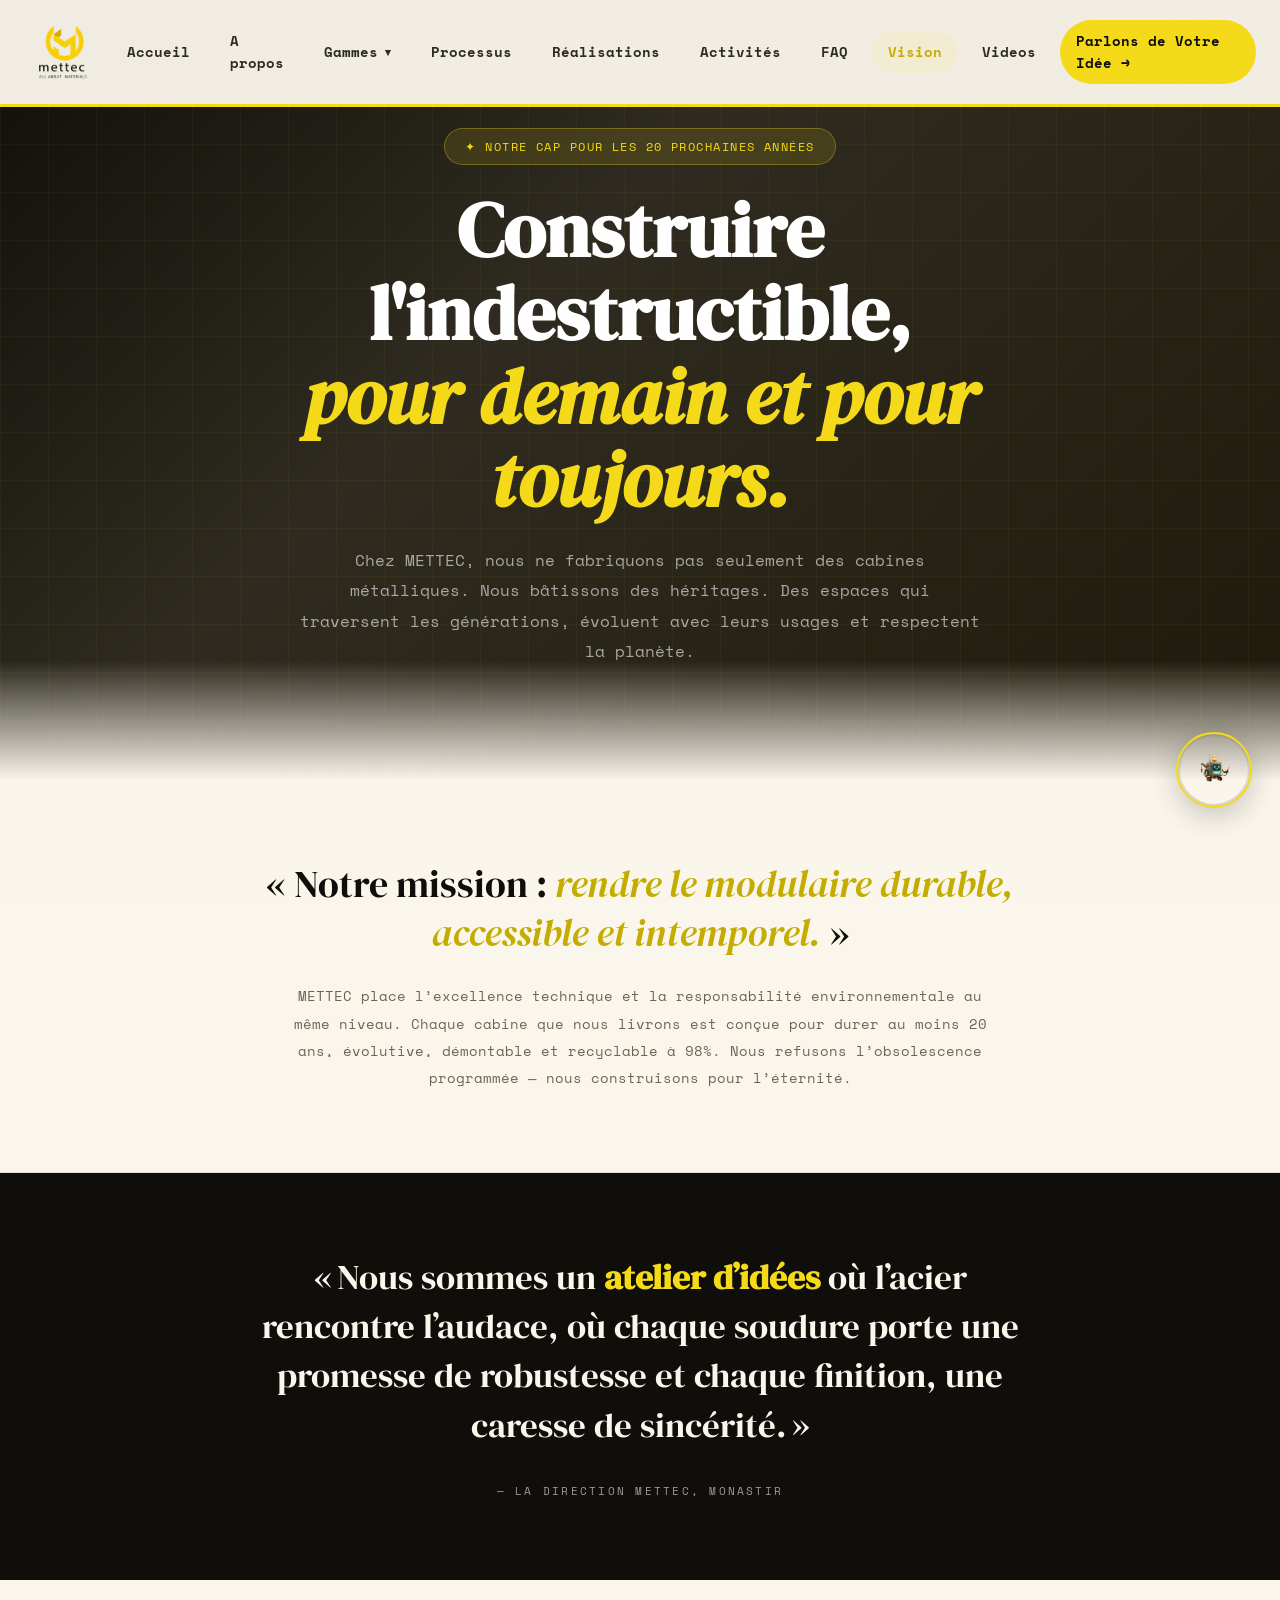
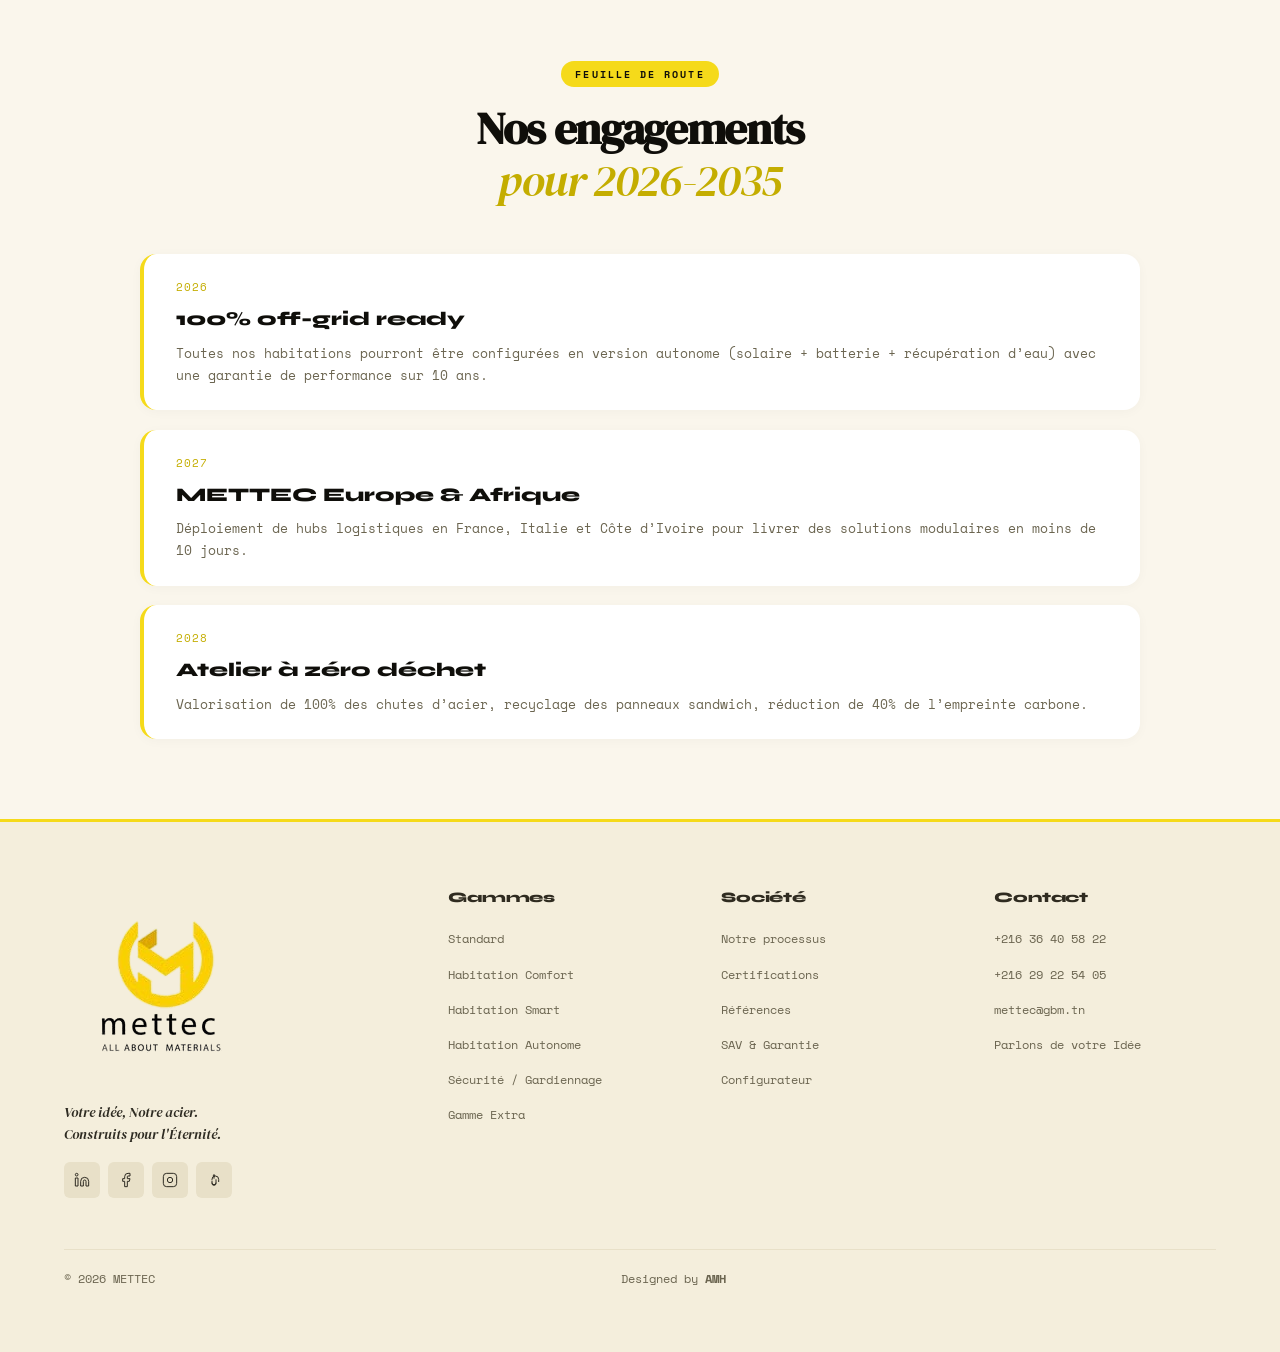
<file: vision.html>
<!DOCTYPE html>
<html lang="fr">
<head>
  <meta charset="UTF-8">
  <meta name="viewport" content="width=device-width, initial-scale=1.0">
 
  <title>Notre Vision — METTEC | Construction Modulaire Durable & Innovation Tunisie</title>
  <meta name="description" content="La vision de METTEC : démocratiser la construction modulaire écologique, durable et accessible en Tunisie et Afrique du Nord. Innovation, développement durable et excellence au cœur de notre stratégie.">
  <meta name="keywords" content="vision METTEC, construction modulaire durable Tunisie, innovation cabines préfabriquées, habitat écologique Tunisie, construction verte Tunisie, développement durable construction">
  <meta name="robots" content="index, follow, max-image-preview:large, max-snippet:-1">
  <meta name="author" content="METTEC GBM">
  <link rel="canonical" href="https://mettec.com.tn/vision.html">
 
  <meta property="og:type" content="website">
  <meta property="og:locale" content="fr_TN">
  <meta property="og:site_name" content="METTEC">
  <meta property="og:title" content="Notre Vision — METTEC | Construction Modulaire Durable & Innovation">
  <meta property="og:description" content="METTEC vise à démocratiser la construction modulaire écologique en Tunisie et Afrique du Nord. Innovation et durabilité au cœur de notre ADN.">
  <meta property="og:image" content="https://mettec.com.tn/images/og-vision.jpg">
  <meta property="og:url" content="https://mettec.com.tn/vision.html">
 
  <meta name="twitter:card" content="summary_large_image">
  <meta name="twitter:title" content="Vision METTEC — Construction Durable Tunisie">
  <meta name="twitter:description" content="Innovation et construction modulaire écologique en Tunisie et Afrique du Nord.">
  <meta name="twitter:image" content="https://mettec.com.tn/images/og-vision.jpg">
 
  <script type="application/ld+json">
  {
    "@context": "https://schema.org",
    "@type": "WebPage",
    "name": "Notre Vision — METTEC",
    "description": "La vision de METTEC : démocratiser la construction modulaire écologique, durable et accessible en Tunisie et Afrique du Nord.",
    "url": "https://mettec.com.tn/vision.html",
    "breadcrumb": {
      "@type": "BreadcrumbList",
      "itemListElement": [
        {"@type": "ListItem", "position": 1, "name": "Accueil", "item": "https://mettec.com.tn/"},
        {"@type": "ListItem", "position": 2, "name": "Notre Vision", "item": "https://mettec.com.tn/vision.html"}
      ]
    },
    "publisher": {"@type": "Organization", "name": "METTEC", "url": "https://mettec.com.tn"}
  }
  </script>
 
  <link rel="preconnect" href="https://fonts.googleapis.com">
  <link rel="preconnect" href="https://fonts.gstatic.com" crossorigin>
  <link href="https://fonts.googleapis.com/css2?family=Syne:wght@400;600;700;800&family=DM+Serif+Display:ital@0;1&family=Space+Mono:wght@400;700&display=swap" rel="stylesheet">
  <link rel="stylesheet" href="style1.css">

  <style>
    /* Styles spécifiques à la page Vision (ne touche pas à la navbar) */
    :root {
      --primary: #f5da1a;
      --primary-dark: #c4ad00;
      --accent: #0f0e0a;
      --cream: #faf6ec;
      --gray-200: #e8e0c8;
      --gray-600: #6b6550;
    }
    body {
      background: var(--cream);
      color: var(--accent);
      font-family: var(--font-mono);
      overflow-x: hidden;
    }
    /* Grain texture (optionnel) */
    #grainCanvas {
      position: fixed;
      inset: 0;
      z-index: 8000;
      pointer-events: none;
      opacity: .12;
      mix-blend-mode: multiply;
    }
    /* Scroll progress */
    #scrollProgress {
      position: fixed;
      top: 0;
      left: 0;
      right: 0;
      height: 3px;
      z-index: 1001;
      pointer-events: none;
      background: transparent;
    }
    #scrollProgressBar {
      height: 100%;
      background: var(--primary);
      width: 0%;
      transition: width 0.2s cubic-bezier(.4,0,.2,1);
    }
    /* Back to top */
    #backToTop {
      position: fixed;
      bottom: 28px;
      right: 28px;
      z-index: 950;
      width: 50px;
      height: 50px;
      background: var(--accent);
      color: var(--primary);
      border: none;
      cursor: pointer;
      border-radius: 50%;
      display: flex;
      align-items: center;
      justify-content: center;
      box-shadow: 0 4px 20px rgba(15,14,10,.3);
      opacity: 0;
      transform: translateY(10px);
      transition: opacity .35s, transform .35s;
      pointer-events: none;
    }
    #backToTop.show {
      opacity: 1;
      transform: translateY(0);
      pointer-events: all;
    }
    #backToTop:hover {
      background: var(--primary);
      color: var(--accent);
    }
    #backToTop svg {
      width: 18px;
      height: 18px;
      fill: none;
      stroke: currentColor;
      stroke-width: 2.5;
    }
    /* VISION HERO */
    .vision-hero {
      position: relative;
      min-height: 80vh;
      display: flex;
      align-items: center;
      justify-content: center;
      background: linear-gradient(135deg, var(--accent) 0%, var(--gray-800) 40%, #1f1a0a 100%);
      overflow: hidden;
      padding: 8rem 1.5rem 5rem;
      text-align: center;
    }
    .vision-hero::before {
      content: '';
      position: absolute;
      inset: 0;
      background-image: linear-gradient(rgba(245,218,26,.04) 1px, transparent 1px),
                        linear-gradient(90deg, rgba(245,218,26,.04) 1px, transparent 1px);
      background-size: 48px 48px;
      pointer-events: none;
    }
    .vision-hero::after {
      content: '';
      position: absolute;
      bottom: -2px;
      left: 0;
      right: 0;
      height: 120px;
      background: linear-gradient(to bottom, transparent, var(--cream));
      pointer-events: none;
    }
    .vision-hero-content {
      position: relative;
      z-index: 2;
      max-width: 880px;
    }
    .vision-hero-badge {
      display: inline-flex;
      align-items: center;
      gap: .5rem;
      background: rgba(245,218,26,.12);
      border: 1px solid rgba(245,218,26,.3);
      padding: .5rem 1.25rem;
      border-radius: 50px;
      font-family: var(--font-mono);
      font-size: .75rem;
      letter-spacing: .12em;
      text-transform: uppercase;
      margin-bottom: 1.5rem;
      backdrop-filter: blur(10px);
      color: var(--primary);
    }
    .vision-hero-title {
      font-family: var(--font-serif);
      font-size: clamp(2.8rem, 6vw, 5rem);
      line-height: 1.08;
      color: #ffffff;
      margin-bottom: 1.5rem;
    }
    .vision-hero-title em {
      color: var(--primary);
      font-style: italic;
    }
    .vision-hero-desc {
      font-family: var(--font-mono);
      font-size: 1rem;
      opacity: .85;
      max-width: 680px;
      margin: 0 auto 2rem;
      line-height: 1.9;
      color: rgba(255,255,255,.7);
    }
    /* Mission */
    .mission-block {
      background: var(--cream);
      padding: 5rem 1.5rem;
      text-align: center;
      border-bottom: 1px solid var(--gray-200);
    }
    .mission-inner {
      max-width: 900px;
      margin: 0 auto;
    }
    .mission-quote {
      font-family: var(--font-serif);
      font-size: clamp(1.6rem, 3vw, 2.4rem);
      line-height: 1.3;
      color: var(--accent);
      margin-bottom: 1.5rem;
    }
    .mission-quote em {
      color: var(--primary-dark);
      font-style: italic;
    }
    .mission-text {
      font-family: var(--font-mono);
      font-size: .9rem;
      color: var(--gray-600);
      line-height: 1.9;
      max-width: 700px;
      margin: 0 auto;
    }
    /* Manifesto */
    .manifesto-section {
      background: var(--accent);
      padding: 5rem 1.5rem;
      color: var(--cream);
      text-align: center;
    }
    .manifesto-container {
      max-width: 800px;
      margin: 0 auto;
    }
    .manifesto-text {
      font-family: var(--font-serif);
      font-size: clamp(1.5rem, 3vw, 2.2rem);
      line-height: 1.4;
      margin-bottom: 2rem;
    }
    .manifesto-text strong {
      color: var(--primary);
    }
    .manifesto-signature {
      font-family: var(--font-mono);
      font-size: .7rem;
      letter-spacing: .2em;
      text-transform: uppercase;
      opacity: .6;
    }
    /* Engagements */
    .commitments-section {
      padding: 5rem 1.5rem;
      background: var(--cream);
    }
    .section-header {
      text-align: center;
      margin-bottom: 3rem;
    }
    .section-badge {
      display: inline-block;
      background: var(--primary);
      color: var(--accent);
      font-family: var(--font-mono);
      font-size: .65rem;
      letter-spacing: .2em;
      padding: .3rem .9rem;
      border-radius: 2rem;
      margin-bottom: 1rem;
    }
    .section-title {
      font-family: var(--font-serif);
      font-size: clamp(1.8rem, 4vw, 2.8rem);
      color: var(--accent);
      line-height: 1.15;
    }
    .section-title em {
      color: var(--primary-dark);
      font-style: italic;
    }
    .commitments-grid {
      max-width: 1000px;
      margin: 0 auto;
      display: flex;
      flex-direction: column;
      gap: 1.2rem;
    }
    .commitment-item {
      background: #ffffff;
      border-left: 4px solid var(--primary);
      padding: 1.5rem 2rem;
      border-radius: 1rem;
      box-shadow: 0 2px 12px rgba(0,0,0,.03);
    }
    .commitment-year {
      font-family: var(--font-mono);
      font-size: .7rem;
      color: var(--primary-dark);
      letter-spacing: .1em;
      margin-bottom: .5rem;
    }
    .commitment-title {
      font-family: var(--font-main);
      font-weight: 800;
      font-size: 1.2rem;
      margin-bottom: .5rem;
    }
    .commitment-desc {
      font-family: var(--font-mono);
      font-size: .8rem;
      color: var(--gray-600);
      line-height: 1.7;
    }
    /* Reveal animation */
    .reveal {
      opacity: 0;
      transform: translateY(28px);
      transition: opacity .7s cubic-bezier(.4,0,.2,1), transform .7s cubic-bezier(.4,0,.2,1);
    }
    .reveal.visible {
      opacity: 1;
      transform: translateY(0);
    }
    /* Responsive */
    @media (max-width: 768px) {
      .vision-hero { min-height: 60vh; padding: 6rem 1rem 3rem; }
      .mission-block, .manifesto-section, .commitments-section { padding: 3rem 1rem; }
      .commitment-item { padding: 1.2rem; }
    }
    @media (max-width: 480px) {
      .vision-hero-desc { font-size: .85rem; }
      .mission-quote { font-size: 1.4rem; }
      .commitment-title { font-size: 1rem; }
    }
  </style>
</head>
<body>


<!-- ============================================
     PAGE LOADER
     ============================================ -->
<div id="pageLoader">
  <img src="images/mascotte-mettec.png" alt="METTEC" class="loader-mascot" onerror="this.style.opacity='0'">
  <div class="loader-dots">
    <div class="loader-dot"></div>
    <div class="loader-dot"></div>
    <div class="loader-dot"></div>
  </div>
  <div class="loader-tagline">Construit pour l'Éternité</div>
  <div class="loader-progress">
    <div class="progress-bar"></div>
  </div>
</div>
<script src="loader-once.js"></script>

<style>
#pageLoader {
  position: fixed;
  inset: 0;
  z-index: 99999;
  background: var(--cream);
  display: flex;
  flex-direction: column;
  align-items: center;
  justify-content: center;
  gap: 24px;
  transition: opacity 0.6s ease, transform 0.5s ease;
}
#pageLoader.hide {
  opacity: 0;
  pointer-events: none;
  transform: scale(1.04);
}
.loader-mascot {
  width: clamp(200px, 18vw, 260px);
  height: auto;
  animation: mascotBounce 1.4s ease infinite;
  filter: drop-shadow(0 8px 24px rgba(15,14,10,.12));
}
@keyframes mascotBounce {
  0%,100% { transform: translateY(0) rotate(-2deg); }
  50% { transform: translateY(-12px) rotate(2deg); }
}
.loader-dots {
  display: flex;
  gap: 8px;
  align-items: center;
}
.loader-dot {
  width: 8px;
  height: 8px;
  border-radius: 50%;
  background: var(--gold);
  animation: ldot 1.2s ease infinite;
}
.loader-dot:nth-child(2) { animation-delay: .2s; width: 10px; height: 10px; }
.loader-dot:nth-child(3) { animation-delay: .4s; }
@keyframes ldot {
  0%,80%,100% { transform: scale(.6); background: var(--linen); }
  40% { transform: scale(1.2); background: var(--gold); }
}
.loader-tagline {
  font-family: 'Space Mono', monospace;
  font-size: var(--t2xs);
  letter-spacing: 0.2em;
  text-transform: uppercase;
  color: var(--mist);
}
.loader-progress {
  width: 200px;
  height: 3px;
  background: var(--gray-200);
  border-radius: 2px;
  overflow: hidden;
}
.progress-bar {
  height: 100%;
  background: linear-gradient(90deg, var(--primary), var(--accent));
  width: 0%;
  border-radius: 2px;
  transition: width 0.3s ease;
}
</style>

<canvas id="grainCanvas"></canvas>
<div id="scrollProgress"><div id="scrollProgressBar"></div></div>
<button id="backToTop" onclick="window.scrollTo({top:0,behavior:'smooth'})"><svg viewBox="0 0 24 24"><path d="M18 15l-6-6-6 6"/></svg></button>

<!-- NAVIGATION (identique style1.css) -->
<div id="navOverlay" class="nav-overlay"></div>
<nav class="navbar">
  <div class="nav-container">
    <a href="index.html" class="nav-logo">
      <img src="images/logo-mettec.png" alt="METTEC" class="nav-logo-img" style="height:80px;width:80px;object-fit:contain;">
      <div><div class="nav-logo-text"></div><span class="nav-logo-sub"></span></div>
    </a>
    <button class="menu-toggle" id="menuToggle" aria-label="Ouvrir le menu">☰</button>
    
    <ul class="nav-links" id="navLinks">
      <button class="menu-close" id="menuClose" aria-label="Fermer">✕</button>
      <li><a href="index.html" class="nav-link">Accueil</a></li>
      <li><a href="apropos.html" class="nav-link">A propos</a></li>
      <li class="nav-dropdown">
        <span class="nav-link nav-dropdown-toggle">Gammes <span class="chevron">▾</span></span>
        <div class="nav-dropdown-menu">
          <a href="gammes.html" class="nav-dropdown-item"><div class="item-icon">🏗️</div><div><div style="font-weight:700;font-size:.85rem">Gamme Standard</div><div style="font-size:.72rem">Industriel · Gardiennage</div></div></a>
          <a href="gammes.html" class="nav-dropdown-item"><div class="item-icon">🏠</div><div><div style="font-weight:700;font-size:.85rem">Gamme Habitation</div><div style="font-size:.72rem">Comfort · Smart · Autonome</div></div></a>
          <a href="gammes.html" class="nav-dropdown-item"><div class="item-icon">🛡️</div><div><div style="font-weight:700;font-size:.85rem">Gamme Sécurité</div><div style="font-size:.72rem">Postes de garde · Contrôle</div></div></a>
          <a href="gammes.html" class="nav-dropdown-item"><div class="item-icon">✨</div><div><div style="font-weight:700;font-size:.85rem">Gamme Extra</div><div style="font-size:.72rem">Bar · Coffee shop · Sanitaire</div></div></a>
        </div>
      </li>
      <li><a href="processus.html" class="nav-link">Processus</a></li>
      <li><a href="realisations.html" class="nav-link">Réalisations</a></li>
      <li><a href="activite.html" class="nav-link">Activités</a></li>
      <li><a href="faq.html" class="nav-link">FAQ</a></li>
      <li><a href="vision.html" class="nav-link active">Vision</a></li>
      <li><a href="videos.html" class="nav-link">Videos</a></li>
      
      <li><a href="index.html#contact" class="nav-link nav-cta">Parlons de Votre Idée →</a></li>
    </ul>
  </div>
</nav>

<!-- VISION HERO -->
<section class="vision-hero">
  <div class="vision-hero-content">
    <div class="vision-hero-badge">✦ Notre cap pour les 20 prochaines années</div>
    <h1 class="vision-hero-title">Construire l'indestructible,<br><em>pour demain et pour toujours.</em></h1>
    <p class="vision-hero-desc">Chez METTEC, nous ne fabriquons pas seulement des cabines métalliques. Nous bâtissons des héritages. Des espaces qui traversent les générations, évoluent avec leurs usages et respectent la planète.</p>
  </div>
</section>

<!-- MISSION -->
<div class="mission-block">
  <div class="mission-inner reveal">
    <div class="mission-quote">« Notre mission : <em>rendre le modulaire durable, accessible et intemporel.</em> »</div>
    <p class="mission-text">METTEC place l’excellence technique et la responsabilité environnementale au même niveau. Chaque cabine que nous livrons est conçue pour durer au moins 20 ans, évolutive, démontable et recyclable à 98%. Nous refusons l’obsolescence programmée — nous construisons pour l’éternité.</p>
  </div>
</div>

<!-- MANIFESTO -->
<section class="manifesto-section">
  <div class="manifesto-container reveal">
    <div class="manifesto-text">
      « Nous sommes un <strong>atelier d’idées</strong> où l’acier rencontre l’audace, où chaque soudure porte une promesse de robustesse et chaque finition, une caresse de sincérité. »
    </div>
    <div class="manifesto-signature">— La Direction METTEC, Monastir</div>
  </div>
</section>

<!-- ENGAGEMENTS -->
<section class="commitments-section">
  <div class="section-header reveal">
    <div class="section-badge">Feuille de route</div>
    <h2 class="section-title">Nos engagements<br><em>pour 2026-2035</em></h2>
  </div>
  <div class="commitments-grid">
    <div class="commitment-item reveal"><div class="commitment-year">2026</div><div class="commitment-title">100% off-grid ready</div><div class="commitment-desc">Toutes nos habitations pourront être configurées en version autonome (solaire + batterie + récupération d’eau) avec une garantie de performance sur 10 ans.</div></div>
    <div class="commitment-item reveal"><div class="commitment-year">2027</div><div class="commitment-title">METTEC Europe & Afrique</div><div class="commitment-desc">Déploiement de hubs logistiques en France, Italie et Côte d’Ivoire pour livrer des solutions modulaires en moins de 10 jours.</div></div>
    <div class="commitment-item reveal"><div class="commitment-year">2028</div><div class="commitment-title">Atelier à zéro déchet</div><div class="commitment-desc">Valorisation de 100% des chutes d’acier, recyclage des panneaux sandwich, réduction de 40% de l’empreinte carbone.</div></div>
  </div>
</section>

<!-- FOOTER (identique aux autres pages) -->
<footer>

  <div>
    <a class="footer-logo" href="#"><img src="images/logo-mettec.png" alt="METTEC" class="footer-logo-img"><div><div class="footer-logo-name"></div><span class="footer-logo-sub"></span></div></a>
    <p class="footer-tagline">Votre idée, Notre acier.<br>Construits pour l'Éternité.</p>
    <div class="footer-socials">
      <a href="https://www.linkedin.com/company/mettec-gbm" class="footer-social" aria-label="LinkedIn">
        <svg viewBox="0 0 24 24"><path d="M16 8a6 6 0 016 6v7h-4v-7a2 2 0 00-2-2 2 2 0 00-2 2v7h-4v-7a6 6 0 016-6zM2 9h4v12H2z"/><circle cx="4" cy="4" r="2"/></svg>
      </a>
      <a href="https://www.facebook.com/mettec.tn/" class="footer-social" aria-label="Facebook">
        <svg viewBox="0 0 24 24"><path d="M18 2h-3a5 5 0 00-5 5v3H7v4h3v8h4v-8h3l1-4h-4V7a1 1 0 011-1h3z"/></svg>
      </a>
      <a href="https://www.instagram.com/mettec_gbm/" class="footer-social" aria-label="Instagram">
        <svg viewBox="0 0 24 24" fill="none" stroke="currentColor" stroke-width="1.8"><rect x="2" y="2" width="20" height="20" rx="5" ry="5"/><circle cx="12" cy="12" r="4"/><line x1="17.5" y1="6.5" x2="17.51" y2="6.5"/></svg>
      </a>
      <a href="https://www.tiktok.com/@mettec_gbm" class="footer-social" aria-label="TikTok">
        <svg viewBox="0 0 24 24" fill="none" stroke="currentColor" stroke-width="1.5"><path d="M9 12v-1a5 5 0 0 1 10 0v4"/><path d="M15 11v6a3 3 0 0 1-6 0v-4"/><path d="M9 16a3 3 0 0 0 6 0"/><path d="M12 5v5"/><circle cx="12" cy="5" r="1"/></svg>
      </a></div>
  </div>
  <div><div class="footer-col-title">Gammes</div><ul class="footer-links"><li><a href="gammes.html">Standard</a></li><li><a href="gammes.html">Habitation Comfort</a></li><li><a href="gammes.html">Habitation Smart</a></li><li><a href="gammes.html">Habitation Autonome</a></li><li><a href="gammes.html">Sécurité / Gardiennage</a></li><li><a href="gammes.html">Gamme Extra</a></li></ul></div>
  <div><div class="footer-col-title">Société</div><ul class="footer-links"><li><a href="processus.html">Notre processus</a></li><li><a href="#">Certifications</a></li><li><a href="#">Références</a></li><li><a href="#">SAV & Garantie</a></li><li><a href="#">Configurateur</a></li></ul></div>
  <div><div class="footer-col-title">Contact</div><ul class="footer-links"><li><a href="tel:+21636405822">+216 36 40 58 22</a></li><li><a href="tel:+21629225405">+216 29 22 54 05</a></li><li><a href="mailto:mettec@gbm.tn">mettec@gbm.tn</a></li><li><a href="index.html#contact">Parlons de votre Idée</a></li></ul></div>
<div class="footer-bottom">
  <span class="footer-copy">© 2026 METTEC</span>
  <span class="footer-copy">Designed by 
    <a href="https://www.linkedin.com/in/hammouda-ahmed-mustapha-a55270195/" 
       target="_blank" 
       rel="noopener noreferrer">
      <strong>AMH</strong>
    </a>
  </span>
  <div class="footer-legal"><a href="#"></a><a href="#"></a></div>
</div>
</footer>

<!-- CHATBOT (identique) -->
<style>
#chatbot-btn {
  position: fixed;
  bottom: 6rem;
  right: 2rem;
  z-index: 9999;
  width: 68px;
  height: 68px;
  border-radius: 50%;
  border: none;
  cursor: pointer;
  background: transparent;
  padding: 0;
  box-shadow: 0 8px 32px rgba(15,14,10,0.28);
  transition: transform 0.35s cubic-bezier(.22,.68,0,1.4), box-shadow 0.3s;
  animation: chatbot-float 3s ease-in-out infinite;
}
#chatbot-btn img {
  width: 100%;
  height: 100%;
  object-fit: contain;
  display: block;
  border-radius: 50%;
}
#chatbot-btn:hover {
  transform: scale(1.12) translateY(-4px);
  box-shadow: 0 16px 48px rgba(245,218,26,0.45);
  animation: none;
}
#chatbot-btn.active {
  animation: none;
  transform: scale(0.92) rotate(-8deg);
}
@keyframes chatbot-float {
  0%,100% { transform: translateY(0) rotate(-2deg); }
  50%      { transform: translateY(-8px) rotate(2deg); }
}
#chatbot-btn::after {
  content: '';
  position: absolute;
  inset: -4px;
  border-radius: 50%;
  border: 2.5px solid var(--primary);
  animation: chatbot-ring 2.4s ease-out infinite;
  pointer-events: none;
}
@keyframes chatbot-ring {
  0%   { opacity:1; transform:scale(1); }
  80%  { opacity:0; transform:scale(1.6); }
  100% { opacity:0; }
}
#chatbot-window {
  position: fixed;
  bottom: 10rem;
  right: 2rem;
  z-index: 9998;
  width: 360px;
  max-height: 580px;
  border-radius: 1.25rem;
  background: #ffffff;
  box-shadow: 0 20px 60px rgba(15,14,10,.15), 0 0 0 1px rgba(220,213,195,0.8);
  display: flex;
  flex-direction: column;
  overflow: hidden;
  transform: scale(0.88) translateY(24px);
  opacity: 0;
  pointer-events: none;
  transition: transform 0.38s cubic-bezier(.22,.68,0,1.25), opacity 0.3s ease;
  transform-origin: bottom right;
}
#chatbot-window.open {
  transform: scale(1) translateY(0);
  opacity: 1;
  pointer-events: all;
}
.cb-header {
  background: linear-gradient(120deg, #f5da1a 0%, #e8ca00 100%);
  padding: .85rem 1.2rem;
  display: flex;
  align-items: center;
  gap: .75rem;
  flex-shrink: 0;
}
.cb-header-avatar {
  width: 40px;
  height: 40px;
  border-radius: 50%;
  border: 2px solid rgba(255,255,255,.6);
  object-fit: contain;
  background: #fff8d0;
  flex-shrink: 0;
}
.cb-header-info { flex: 1; }
.cb-header-name {
  font-family: var(--font-main);
  font-size: .88rem;
  font-weight: 800;
  color: #0f0e0a;
}
.cb-header-status {
  display: flex;
  align-items: center;
  gap: .35rem;
  font-family: var(--font-mono);
  font-size: .58rem;
  color: rgba(15,14,10,.55);
  text-transform: uppercase;
}
.cb-status-dot {
  width: 6px;
  height: 6px;
  border-radius: 50%;
  background: #16a34a;
  animation: pulse-dot 2s ease infinite;
}
@keyframes pulse-dot {
  0%,100%{opacity:1;transform:scale(1)} 50%{opacity:.5;transform:scale(.8)}
}
.cb-close {
  background: rgba(15,14,10,.1);
  border: none;
  color: rgba(15,14,10,.55);
  width: 26px;
  height: 26px;
  border-radius: 50%;
  cursor: pointer;
  display: flex;
  align-items: center;
  justify-content: center;
  font-size: .9rem;
  transition: background 0.2s;
}
.cb-close:hover {
  background: rgba(15,14,10,.2);
  color: #0f0e0a;
}
.cb-messages {
  flex: 1;
  min-height: 0;
  overflow-y: auto;
  padding: 1rem;
  display: flex;
  flex-direction: column;
  gap: .65rem;
  background: #f8f6f0;
}
.cb-messages::-webkit-scrollbar { width: 3px; }
.cb-messages::-webkit-scrollbar-track { background: transparent; }
.cb-messages::-webkit-scrollbar-thumb { background: #ddd8c8; border-radius: 2px; }
.cb-msg-bot {
  display: flex;
  align-items: flex-end;
  gap: .45rem;
  animation: cb-msg-in 0.35s ease;
}
@keyframes cb-msg-in {
  from { opacity:0; transform:translateY(8px); }
  to   { opacity:1; transform:none; }
}
.cb-msg-bot-avatar {
  width: 24px;
  height: 24px;
  border-radius: 50%;
  object-fit: contain;
  background: #fff8d0;
  border: 1.5px solid #e8ca00;
  flex-shrink: 0;
}
.cb-bubble-bot {
  background: #ffffff;
  color: #2e2b22;
  border-radius: 1rem 1rem 1rem .25rem;
  padding: .65rem .9rem;
  font-family: var(--font-mono);
  font-size: .76rem;
  line-height: 1.65;
  max-width: 84%;
  box-shadow: 0 1px 4px rgba(15,14,10,.08);
}
.cb-bubble-bot strong { color: #b49a00; }
.cb-typing-dots {
  background: #ffffff;
  border-radius: 1rem 1rem 1rem .25rem;
  padding: .6rem .9rem;
  display: flex;
  gap: 4px;
  align-items: center;
}
.cb-typing-dots span {
  width: 5px; height: 5px;
  border-radius: 50%;
  background: #c4b060;
  animation: typing-bounce 1.2s ease infinite;
}
.cb-typing-dots span:nth-child(2) { animation-delay: .2s; }
.cb-typing-dots span:nth-child(3) { animation-delay: .4s; }
@keyframes typing-bounce {
  0%,60%,100% { transform:translateY(0); opacity:.4; }
  30%          { transform:translateY(-4px); opacity:1; }
}
.cb-questions {
  padding: .55rem .8rem .65rem;
  display: flex;
  flex-direction: column;
  gap: .3rem;
  flex-shrink: 0;
  max-height: 195px;
  overflow-y: auto;
  border-top: 1px solid #e8e0c8;
  background: #fffdf5;
}
.cb-questions::-webkit-scrollbar { width: 3px; }
.cb-questions::-webkit-scrollbar-track { background: transparent; }
.cb-questions::-webkit-scrollbar-thumb { background: #e8ca00; border-radius: 2px; }
.cb-questions-label {
  font-family: var(--font-mono);
  font-size: .56rem;
  letter-spacing: .16em;
  text-transform: uppercase;
  color: #a89e7a;
  margin-bottom: .1rem;
  flex-shrink: 0;
}
.cb-q-btn {
  display: flex;
  align-items: center;
  gap: .5rem;
  background: #ffffff;
  color: #2e2b22;
  border: 1px solid #e8e0c8;
  border-radius: .6rem;
  padding: .4rem .7rem;
  font-family: var(--font-mono);
  font-size: .67rem;
  cursor: pointer;
  text-align: left;
  transition: background 0.18s, border-color 0.18s;
  line-height: 1.35;
  flex-shrink: 0;
}
.cb-q-btn:hover {
  background: #fffbe8;
  border-color: #e8ca00;
}
.cb-q-btn .cb-q-icon { font-size: .95rem; flex-shrink: 0; }
.cb-q-btn.used { opacity: .35; pointer-events: none; }
.cb-msg-user {
  display: flex;
  justify-content: flex-end;
  animation: cb-msg-in 0.3s ease;
}
.cb-bubble-user {
  background: #f5da1a;
  color: #0f0e0a;
  border-radius: 1rem 1rem .25rem 1rem;
  padding: .55rem .85rem;
  font-family: var(--font-mono);
  font-size: .74rem;
  line-height: 1.45;
  max-width: 80%;
  font-weight: 600;
}
.cb-reset {
  background: none;
  border: none;
  font-family: var(--font-mono);
  font-size: .58rem;
  color: #a89e7a;
  cursor: pointer;
  letter-spacing: .1em;
  text-transform: uppercase;
  text-align: center;
  margin-top: .2rem;
  padding: .2rem 0;
  transition: color 0.2s;
  text-decoration: underline;
  flex-shrink: 0;
}
.cb-reset:hover { color: #0f0e0a; }
@media (max-width: 440px) {
  #chatbot-window { width: calc(100vw - 2rem); right: 1rem; bottom: 9rem; }
  #chatbot-btn    { right: 1rem; bottom: 5rem; width: 60px; height: 60px; }
}
</style>

<button id="chatbot-btn" aria-label="Ouvrir le chatbot METTEC">
  <img src="images/chatbot.png" alt="GBM Chatbot">
</button>
<div id="chatbot-window" role="dialog" aria-label="Assistant METTEC">
  <div class="cb-header">
    <img src="images/chatbot.png" alt="Bot" class="cb-header-avatar">
    <div class="cb-header-info">
      <div class="cb-header-name">Assistant METTEC</div>
      <div class="cb-header-status"><span class="cb-status-dot"></span>En ligne · Répond instantanément</div>
    </div>
    <button class="cb-close" id="chatbot-close" aria-label="Fermer">✕</button>
  </div>
  <div class="cb-messages" id="cb-messages"></div>
  <div class="cb-questions" id="cb-questions"><div class="cb-questions-label">✦ Choisissez votre question</div></div>
</div>
<script src="loader-once.js"></script>
<script>


// Scroll progress + back to top + navbar shadow
const progressBar = document.getElementById('scrollProgressBar');
const navbar = document.querySelector('.navbar');
const btt = document.getElementById('backToTop');
window.addEventListener('scroll', () => {
  const scrolled = window.scrollY;
  const max = document.documentElement.scrollHeight - window.innerHeight;
  if(progressBar) progressBar.style.width = (max ? (scrolled / max) * 100 : 0) + '%';
  if(navbar) navbar.classList.toggle('scrolled', scrolled > 50);
  if(btt) btt.classList.toggle('show', scrolled > 400);
});

// Grain texture
const grainCanvas = document.getElementById('grainCanvas');
if(grainCanvas) {
  const ctx = grainCanvas.getContext('2d');
  function resizeGrain() { grainCanvas.width = window.innerWidth; grainCanvas.height = window.innerHeight; }
  resizeGrain();
  window.addEventListener('resize', resizeGrain);
  function drawGrain() {
    const w = grainCanvas.width, h = grainCanvas.height;
    const imgData = ctx.createImageData(w, h);
    for(let i = 0; i < imgData.data.length; i += 4) {
      const v = (Math.random() - 0.5) * 255 * 0.08;
      imgData.data[i] = imgData.data[i+1] = imgData.data[i+2] = 128 + v;
      imgData.data[i+3] = Math.abs(v) * 1.2;
    }
    ctx.putImageData(imgData, 0, 0);
    requestAnimationFrame(drawGrain);
  }
  drawGrain();
}

// Reveal on scroll
const revealElements = document.querySelectorAll('.reveal');
const revealObserver = new IntersectionObserver((entries) => {
  entries.forEach(entry => { if(entry.isIntersecting) entry.target.classList.add('visible'); });
}, { threshold: 0.12, rootMargin: '0px 0px -30px 0px' });
revealElements.forEach(el => revealObserver.observe(el));

// Newsletter
window.handleNewsletter = function(e) {
  e.preventDefault();
  const successDiv = document.getElementById('nlSuccess');
  successDiv.classList.add('show');
  e.target.style.display = 'none';
};

// Chatbot (identique aux autres pages)
(function() {
  const btn    = document.getElementById('chatbot-btn');
  const win    = document.getElementById('chatbot-window');
  const closeB = document.getElementById('chatbot-close');
  const msgBox = document.getElementById('cb-messages');
  const qBox   = document.getElementById('cb-questions');
  let opened   = false;
  const questions = [
    { icon: '🏗️', q: "Qu'est-ce que la vision de METTEC ?", a: "Notre vision : bâtir des espaces modulaires durables, évolutifs et accessibles. Nous investissons dans l’innovation durable, l’impact sociétal et l’excellence intemporelle." },
    { icon: '🌍', q: "Comment METTEC s'engage pour l'environnement ?", a: "Acier 100% recyclable, panneaux sandwich à haute isolation, option off-grid solaire, objectif atelier zéro déchet en 2028." },
    { icon: '🔩', q: "Quels sont vos engagements qualité ?", a: "Certifications ISO 9001, 14001, 45001, soudure ISO 9606, galvanisation 87µm, garantie 3 ans sur structure." },
    { icon: '🏡', q: "Puis-je vraiment personnaliser ma cabine ?", a: "Absolument. Dimensions, agencement, équipements, finitions — chaque projet est unique. Nous livrons un rendu 3D avant fabrication." }
  ];
  function renderWelcome() {
    msgBox.innerHTML = '';
    qBox.innerHTML = '<div class="cb-questions-label">✦ Choisissez votre question</div>';
    const w = document.createElement('div');
    w.className = 'cb-msg-bot';
    w.innerHTML = `<img src="images/chatbot.png" alt="Bot" class="cb-msg-bot-avatar"><div class="cb-bubble-bot">👋 Bonjour ! Je suis l'assistant METTEC. Vous découvrez notre vision — une question ?</div>`;
    msgBox.appendChild(w);
    questions.forEach((item, i) => {
      const b = document.createElement('button');
      b.className = 'cb-q-btn';
      b.innerHTML = `<span class="cb-q-icon">${item.icon}</span><span>${item.q}</span>`;
      b.onclick = () => {
        const userMsg = document.createElement('div'); userMsg.className = 'cb-msg-user'; userMsg.innerHTML = `<div class="cb-bubble-user">${item.q}</div>`;
        msgBox.appendChild(userMsg);
        const typing = document.createElement('div'); typing.className = 'cb-msg-bot'; typing.innerHTML = `<div class="cb-typing-dots"><span></span><span></span><span></span></div>`;
        msgBox.appendChild(typing);
        msgBox.scrollTop = msgBox.scrollHeight;
        setTimeout(() => {
          typing.remove();
          const botMsg = document.createElement('div'); botMsg.className = 'cb-msg-bot'; botMsg.innerHTML = `<img src="images/chatbot.png" alt="" class="cb-msg-bot-avatar"><div class="cb-bubble-bot">${item.a}</div>`;
          msgBox.appendChild(botMsg);
          msgBox.scrollTop = msgBox.scrollHeight;
        }, 800);
      };
      qBox.appendChild(b);
    });
    const reset = document.createElement('button'); reset.className = 'cb-reset'; reset.textContent = '↺ Recommencer'; reset.onclick = () => { renderWelcome(); };
    qBox.appendChild(reset);
  }
  btn.addEventListener('click', () => {
    opened = !opened;
    win.classList.toggle('open', opened);
    if(opened && msgBox.children.length === 0) renderWelcome();
  });
  closeB.addEventListener('click', () => { opened = false; win.classList.remove('open'); });
  document.addEventListener('click', (e) => {
    if(opened && !win.contains(e.target) && !btn.contains(e.target)) {
      opened = false; win.classList.remove('open');
    }
  });
})();
</script>

<script src="script1.js"></script>
</body>
</html>
</file>
<file: style1.css>
/* ============================================
   METTEC — GLOBAL STYLES
   Palette METTEC · Structure METTEC
   ============================================ */

:root {
    /* Palette principale METTEC (or / noir / crème) */
    --primary: #f5da1a;        /* Gold */
    --primary-dark: #c4ad00;   /* Gold dark */
    --primary-light: #fef48a;  /* Gold light */
    --accent: #0f0e0a;         /* Ink / noir profond */
    --accent-light: #e8e0c8;   /* Linen */
    --cream: #faf6ec;
    /* Couleurs neutres METTEC */
    --white: #faf6ec;          /* Cream */
    --black: #0f0e0a;          /* Ink */
    --gray-100: #f4eedc;       /* Paper */
    --gray-200: #e8e0c8;       /* Linen */
    --gray-300: #d9d0b5;
    --gray-600: #6b6550;       /* Mist */
    --gray-700: #2e2b22;       /* Ink3 */
    --gray-800: #2f2b20;       /* Ink2 */

    /* Statuts (gardés identiques) */
    --success: #10b981;
    --danger: #ef4444;
    --warning: #f59e0b;

    /* Typographie */
    --font-main: 'Syne', 'Inter', -apple-system, sans-serif;
    --font-mono: 'Space Mono', monospace;
    --font-serif: 'DM Serif Display', Georgia, serif;

    /* Ombres */
    --shadow-sm: 0 1px 2px 0 rgb(0 0 0 / 0.05);
    --shadow: 0 4px 6px -1px rgb(0 0 0 / 0.1);
    --shadow-lg: 0 10px 15px -3px rgb(0 0 0 / 0.1);
    --shadow-xl: 0 20px 25px -5px rgb(0 0 0 / 0.1);

    /* Rayons */
    --radius-sm: 0.375rem;
    --radius: 0.75rem;
    --radius-lg: 1rem;
    --radius-xl: 1.5rem;

    /* Transition */
    --transition: all 0.3s cubic-bezier(0.4, 0, 0.2, 1);
}

/* ============================================
   BASE
   ============================================ */
*, *::before, *::after {
    margin: 0;
    padding: 0;
    box-sizing: border-box;
}

html {
    scroll-behavior: smooth;
    font-size: 16px;
}

body {
    font-family: var(--font-main);
    color: var(--gray-800);
    line-height: 1.6;
    overflow-x: hidden;
    background: var(--white);
}

.container {
    max-width: 1280px;
    margin: 0 auto;
    padding: 0 1.5rem;
}

a {
    text-decoration: none;
    color: inherit;
    transition: var(--transition);
}

img {
    max-width: 100%;
    height: auto;
    display: block;
}

/* ============================================
   PAGE LOADER
   ============================================ */
#pageLoader {
    position: fixed;
    inset: 0;
    z-index: 99999;
    background: var(--cream, #faf6ec);  /* crème METTEC */
    display: flex;
    flex-direction: column;
    align-items: center;
    justify-content: center;
    gap: 1.5rem;
    transition: opacity 0.5s ease, transform 0.5s ease;
}

#pageLoader.hide {
    opacity: 0;
    transform: scale(1.04);
    pointer-events: none;
}

.loader-logo {
    display: flex;
    align-items: center;
    gap: 0.75rem;
}

.loader-logo-icon {
    width: 52px;
    height: 52px;
    background: var(--primary);
    border-radius: var(--radius);
    display: flex;
    align-items: center;
    justify-content: center;
    color: var(--black);
    font-family: var(--font-main);
    font-weight: 800;
    font-size: 1.1rem;
    letter-spacing: -.02em;
}

.loader-logo-name {
    font-family: var(--font-main);
    font-weight: 800;
    font-size: 1.6rem;
    color: var(--black);
    letter-spacing: -.02em;
}

.loader-logo-name em {
    font-family: var(--font-serif);
    font-style: italic;
    color: var(--primary-dark);
}

.loader-tagline {
    font-family: var(--font-mono);
    font-size: 0.78rem;
    letter-spacing: 0.2em;
    text-transform: uppercase;
    color: var(--gray-600);
}

.loader-progress {
    width: 200px;
    height: 3px;
    background: var(--gray-200);
    border-radius: 2px;
    overflow: hidden;
}

.progress-bar {
    height: 100%;
    background: linear-gradient(90deg, var(--primary), var(--primary-dark));
    width: 0%;
    border-radius: 2px;
    transition: width 0.3s ease;
}

/* ============================================
   NAVIGATION
   ============================================ */
.navbar {
    position: fixed;
    top: 0;
    left: 0;
    right: 0;
    background: rgba(250, 246, 236, 0.96);
    backdrop-filter: blur(20px);
    -webkit-backdrop-filter: blur(20px);
    border-bottom: 3px solid var(--primary);
    z-index: 1000;
    transition: var(--transition);
}

.navbar.scrolled {
    box-shadow: 0 4px 32px rgba(15, 14, 10, 0.15);
}

.nav-container {
    max-width: 1400px;
    margin: 0 auto;
    padding: 0.75rem 1.5rem;
    display: flex;
    align-items: center;
    justify-content: space-between;
}

.nav-logo {
    display: flex;
    align-items: center;
    gap: 0.75rem;
    text-decoration: none;
}

.nav-logo-icon {
    width: 44px;
    height: 44px;
    background: var(--primary);
    border-radius: var(--radius-sm);
    display: flex;
    align-items: center;
    justify-content: center;
    color: var(--black);
    font-family: var(--font-main);
    font-weight: 800;
    font-size: 0.95rem;
    letter-spacing: -.02em;
    flex-shrink: 0;
}

.nav-logo-text {
    font-family: var(--font-main);
    font-weight: 800;
    font-size: 1.35rem;
    color: var(--black);
    letter-spacing: -.03em;
    line-height: 1;
}

.nav-logo-sub {
    font-family: var(--font-mono);
    font-size: 0.6rem;
    letter-spacing: 0.15em;
    text-transform: uppercase;
    color: var(--gray-600);
    display: block;
    margin-top: 2px;
}

.nav-links {
    display: flex;
    align-items: center;
    gap: 0.5rem;
    list-style: none;
}

.nav-link {
    padding: 0.6rem 1rem;
    font-weight: 600;
    font-size: 0.875rem;
    color: var(--gray-700);
    border-radius: 50px;
    transition: var(--transition);
    display: flex;
    align-items: center;
    gap: 0.4rem;
    cursor: pointer;
}

.nav-link:hover,
.nav-link.active {
    color: var(--primary-dark);
    background: rgba(245, 218, 26, 0.08);
}

.nav-cta {
    background: var(--primary) !important;
    color: var(--black) !important;
    border-radius: 50px !important;
}

.nav-cta:hover {
    background: var(--primary-dark) !important;
    transform: translateY(-2px);
    box-shadow: var(--shadow-lg);
}

/* Dropdown */
.nav-dropdown {
    position: relative;
}

.nav-dropdown-toggle {
    cursor: pointer;
    user-select: none;
}

.nav-dropdown-toggle .chevron {
    transition: transform 0.25s ease;
    font-size: 0.7rem;
}

.nav-dropdown.active .chevron {
    transform: rotate(180deg);
}

.nav-dropdown-menu {
    position: absolute;
    top: calc(100% + 8px);
    left: 0;
    background: var(--white);
    border: 1px solid var(--gray-200);
    border-radius: var(--radius-lg);
    box-shadow: var(--shadow-xl);
    min-width: 240px;
    padding: 0.5rem;
    opacity: 0;
    pointer-events: none;
    transform: translateY(-8px);
    transition: opacity 0.2s, transform 0.2s;
    z-index: 100;
}

.nav-dropdown.active .nav-dropdown-menu {
    opacity: 1;
    pointer-events: all;
    transform: translateY(0);
}

.nav-dropdown-item {
    display: flex;
    align-items: center;
    gap: 0.75rem;
    padding: 0.75rem 1rem;
    border-radius: var(--radius);
    color: var(--gray-700);
    font-size: 0.875rem;
    font-weight: 500;
    transition: var(--transition);
    cursor: pointer;
}

.nav-dropdown-item:hover {
    background: var(--accent-light);
    color: var(--primary-dark);
}

.nav-dropdown-item .item-icon {
    width: 32px;
    height: 32px;
    background: var(--accent-light);
    border-radius: var(--radius-sm);
    display: flex;
    align-items: center;
    justify-content: center;
    font-size: 1rem;
    flex-shrink: 0;
}

.nav-dropdown-item:hover .item-icon {
    background: rgba(245, 218, 26, 0.15);
}

.nav-dropdown-submenu {
    position: relative;
}

.nav-dropdown-submenu .nav-dropdown-menu {
    left: 100%;
    top: 0;
}

/* Mobile */
.menu-toggle,
.menu-close {
    display: none;
    background: none;
    border: none;
    font-size: 1.5rem;
    color: var(--black);
    cursor: pointer;
    padding: 0.5rem;
}

.nav-overlay {
    display: none;
    position: fixed;
    inset: 0;
    background: rgba(0, 0, 0, 0.5);
    backdrop-filter: blur(4px);
    z-index: 999;
    opacity: 0;
    transition: opacity 0.3s ease;
}

.nav-overlay.active {
    display: block;
    opacity: 1;
}

@media (max-width: 1024px) {
    .menu-toggle { display: flex; }
    .nav-links {
        position: fixed;
        top: 0;
        right: -320px;
        width: 300px;
        height: 100vh;
        background: var(--white);
        flex-direction: column;
        align-items: stretch;
        padding: 2rem 1.5rem;
        gap: 0.25rem;
        z-index: 1001;
        transition: right 0.35s cubic-bezier(0.4, 0, 0.2, 1);
        overflow-y: auto;
        border-left: 3px solid var(--primary);
    }
    .nav-links.active { right: 0; }
    .menu-close { display: flex; align-self: flex-end; margin-bottom: 1rem; }
    .nav-link { border-radius: var(--radius); }
    .nav-dropdown-menu {
        position: static;
        box-shadow: none;
        border: none;
        background: var(--gray-100);
        opacity: 1 !important;
        pointer-events: none;
        transform: none !important;
        max-height: 0;
        overflow: hidden;
        transition: max-height 0.3s ease, padding 0.3s ease;
        padding: 0;
    }
    .nav-dropdown.active .nav-dropdown-menu {
        pointer-events: all;
        max-height: 400px;
        padding: 0.5rem;
    }
}

/* ============================================
   HERO SECTION
   ============================================ */
.hero {
    position: relative;
    min-height: 100vh;
    display: flex;
    align-items: center;
    justify-content: center;
    background: linear-gradient(135deg, var(--accent) 0%, var(--gray-800) 40%, var(--black) 100%);
    overflow: hidden;
    padding: 6rem 1.5rem 4rem;
}

.hero::before {
    content: '';
    position: absolute;
    inset: 0;
    background-image:
        linear-gradient(rgba(245,218,26,0.04) 1px, transparent 1px),
        linear-gradient(90deg, rgba(245,218,26,0.04) 1px, transparent 1px);
    background-size: 48px 48px;
    pointer-events: none;
}

.hero::after {
    content: '';
    position: absolute;
    bottom: -2px;
    left: 0;
    right: 0;
    height: 120px;
    background: linear-gradient(to bottom, transparent, var(--white));
    pointer-events: none;
}

.hero-overlay {
    position: absolute;
    inset: 0;
    background: rgba(15, 14, 10, 0.35);
}

.hero-content {
    position: relative;
    z-index: 2;
    text-align: center;
    max-width: 960px;
    color: var(--white);
}

.hero-badge {
    display: inline-flex;
    align-items: center;
    gap: 0.5rem;
    background: rgba(245, 218, 26, 0.12);
    border: 1px solid rgba(245, 218, 26, 0.3);
    padding: 0.5rem 1.25rem;
    border-radius: 50px;
    font-family: var(--font-mono);
    font-size: 0.78rem;
    font-weight: 600;
    letter-spacing: 0.12em;
    text-transform: uppercase;
    margin-bottom: 1.5rem;
    backdrop-filter: blur(10px);
}

.hero-badge .dot {
    width: 8px;
    height: 8px;
    border-radius: 50%;
    background: #4ade80;
    animation: pulse-dot 2s ease infinite;
}

@keyframes pulse-dot {
    0%, 100% { opacity: 1; transform: scale(1); }
    50% { opacity: 0.5; transform: scale(0.8); }
}

.hero-title {
    font-family: var(--font-main);
    font-size: clamp(1.5rem, 2.5vw, 2rem);
    font-weight: 800;
    line-height: 1.1;
    letter-spacing: -.04em;
    margin-bottom: 1.5rem;
}

.hero-title em {
    font-family: var(--font-serif);
    font-style: italic;
    font-weight: 400;
    color: var(--primary-light);
    display: block;
}

.hero-description {
    font-family: var(--font-mono);
    font-size: clamp(0.85rem, 1.6vw, 1.05rem);
    opacity: 0.85;
    max-width: 680px;
    margin: 0 auto 2.5rem;
    line-height: 1.9;
}

.hero-certs {
    display: flex;
    justify-content: center;
    gap: 0.75rem;
    margin-bottom: 2rem;
    flex-wrap: wrap;
}

.cert-chip {
    display: flex;
    align-items: center;
    gap: 0.4rem;
    background: rgba(245, 218, 26, 0.12);
    border: 1px solid rgba(245, 218, 26, 0.25);
    padding: 0.35rem 0.9rem;
    border-radius: 4px;
    font-family: var(--font-mono);
    font-size: 0.72rem;
    letter-spacing: 0.1em;
    text-transform: uppercase;
    color: rgba(255,255,255,0.9);
    backdrop-filter: blur(8px);
}

.hero-buttons {
    display: flex;
    justify-content: center;
    gap: 1rem;
    flex-wrap: wrap;
}

.hero-scroll {
    position: absolute;
    bottom: 3rem;
    left: 50%;
    transform: translateX(-50%);
    z-index: 2;
    display: flex;
    flex-direction: column;
    align-items: center;
    gap: 0.4rem;
    color: rgba(255,255,255,0.5);
    font-family: var(--font-mono);
    font-size: 0.65rem;
    letter-spacing: 0.2em;
    text-transform: uppercase;
    animation: bounce-scroll 2s ease infinite;
    cursor: pointer;
}

.hero-scroll svg {
    width: 20px;
    height: 20px;
    stroke: currentColor;
}

@keyframes bounce-scroll {
    0%, 100% { transform: translateX(-50%) translateY(0); }
    50% { transform: translateX(-50%) translateY(-8px); }
}

/* ============================================
   BUTTONS
   ============================================ */
.btn {
    display: inline-flex;
    align-items: center;
    gap: 0.5rem;
    padding: 0.875rem 1.75rem;
    font-family: var(--font-main);
    font-weight: 700;
    font-size: 0.9rem;
    border-radius: 50px;
    border: none;
    cursor: pointer;
    transition: var(--transition);
    text-decoration: none;
    letter-spacing: -.01em;
}

.btn-primary {
    background: var(--primary);
    color: var(--black);
    box-shadow: 0 8px 24px rgba(245, 218, 26, 0.35);
}

.btn-primary:hover {
    background: var(--primary-dark);
    transform: translateY(-2px);
    box-shadow: 0 12px 32px rgba(245, 218, 26, 0.45);
}

.btn-outline {
    background: transparent;
    color: var(--white);
    border: 2px solid rgba(255, 255, 255, 0.35);
}

.btn-outline:hover {
    background: var(--white);
    color: var(--black);
    border-color: var(--white);
}

.btn-accent {
    background: var(--accent);
    color: var(--white);
    box-shadow: 0 8px 24px rgba(15, 14, 10, 0.35);
}

.btn-accent:hover {
    background: #2a2820;
    transform: translateY(-2px);
    box-shadow: 0 12px 32px rgba(15, 14, 10, 0.45);
}

.btn-white {
    background: var(--white);
    color: var(--black);
    box-shadow: var(--shadow-lg);
}

.btn-white:hover {
    background: var(--gray-100);
    transform: translateY(-2px);
}

.btn-lg {
    padding: 1.1rem 2.25rem;
    font-size: 1rem;
}

/* ============================================
   SCROLL TO TOP
   ============================================ */
#scrollTop {
    position: fixed;
    bottom: 1.75rem;
    right: 1.75rem;
    z-index: 950;
    width: 48px;
    height: 48px;
    background: var(--primary);
    color: var(--black);
    border: none;
    cursor: pointer;
    border-radius: 50%;
    display: flex;
    align-items: center;
    justify-content: center;
    box-shadow: 0 4px 20px rgba(245, 218, 26, 0.3);
    opacity: 0;
    transform: translateY(12px);
    transition: opacity 0.3s, transform 0.3s, background 0.2s;
    pointer-events: none;
}

#scrollTop.visible {
    opacity: 1;
    transform: translateY(0);
    pointer-events: all;
}

#scrollTop:hover {
    background: var(--primary-dark);
}

#scrollTop svg {
    width: 18px;
    height: 18px;
    fill: none;
    stroke: currentColor;
    stroke-width: 2.5;
}

/* WhatsApp */
#whatsapp-btn {
    position: fixed;
    bottom: 5.5rem;
    right: 1.75rem;
    z-index: 950;
    width: 48px;
    height: 48px;
    background: #25D366;
    border-radius: 50%;
    display: flex;
    align-items: center;
    justify-content: center;
    box-shadow: 0 4px 20px rgba(37, 211, 102, 0.4);
    text-decoration: none;
    transition: transform 0.25s, box-shadow 0.25s;
    animation: waPulse 2.5s ease infinite;
}

#whatsapp-btn:hover {
    transform: scale(1.1);
    box-shadow: 0 8px 32px rgba(37, 211, 102, 0.55);
}

#whatsapp-btn svg {
    width: 26px;
    height: 26px;
    fill: white;
}

@keyframes waPulse {
    0%, 100% { box-shadow: 0 4px 20px rgba(37, 211, 102, 0.4); }
    50% { box-shadow: 0 4px 36px rgba(37, 211, 102, 0.65); }
}

/* ============================================
   STATS BAND
   ============================================ */
.stats-band {
    background: var(--black);
    display: grid;
    grid-template-columns: repeat(4, 1fr);
    position: relative;
    overflow: hidden;
}

.stats-band::before {
    content: '';
    position: absolute;
    inset: 0;
    background-image:
        linear-gradient(rgba(245,218,26,.05) 1px, transparent 1px),
        linear-gradient(90deg, rgba(245,218,26,.05) 1px, transparent 1px);
    background-size: 32px 32px;
    pointer-events: none;
}

.stat-item {
    padding: clamp(1.5rem, 4vw, 3.5rem) clamp(1rem, 3vw, 2.5rem);
    border-right: 1px solid rgba(245, 218, 26, 0.15);
    display: flex;
    flex-direction: column;
    gap: 0.35rem;
    transition: background 0.3s;
    position: relative;
    z-index: 1;
    cursor: default;
}

.stat-item:last-child { border-right: none; }

.stat-item:hover { background: rgba(245, 218, 26, 0.06); }

.stat-number {
    font-family: var(--font-main);
    font-weight: 800;
    font-size: clamp(2rem, 4.5vw, 3.5rem);
    color: var(--primary);
    line-height: 1;
    letter-spacing: -.04em;
}

.stat-label {
    font-family: var(--font-main);
    font-weight: 700;
    font-size: clamp(0.85rem, 1.2vw, 1rem);
    color: rgba(255, 255, 255, 0.9);
}

.stat-sub {
    font-family: var(--font-mono);
    font-size: 0.7rem;
    letter-spacing: 0.06em;
    color: rgba(255, 255, 255, 0.5);
}

@media (max-width: 640px) {
    .stats-band { grid-template-columns: 1fr 1fr; }
    .stat-item { border-bottom: 1px solid rgba(245,218,26,0.12); }
    .stat-item:nth-child(2n) { border-right: none; }
}

/* ============================================
   MARQUEE
   ============================================ */
.marquee-band {
    background: var(--black);
    height: clamp(38px, 4.5vw, 50px);
    overflow: hidden;
    display: flex;
    align-items: center;
    border-top: 2px solid var(--primary);
}

.marquee-inner {
    display: flex;
    align-items: center;
    white-space: nowrap;
    animation: marqueeScroll 30s linear infinite;
}

.marquee-inner:nth-child(2) { animation-delay: -15s; }

.marquee-inner span {
    font-family: var(--font-main);
    font-weight: 700;
    font-size: clamp(10px, 1.2vw, 13px);
    letter-spacing: 0.08em;
    text-transform: uppercase;
    color: rgba(255,255,255,0.7);
    padding: 0 clamp(16px, 2.5vw, 32px);
    display: flex;
    align-items: center;
    gap: 12px;
}

.marquee-inner span strong {
    color: var(--primary-light);
}

.marquee-inner span::after {
    content: '·';
    opacity: 0.3;
}

@keyframes marqueeScroll {
    from { transform: translateX(0); }
    to { transform: translateX(-50%); }
}

/* ============================================
   SECTION COMMONS
   ============================================ */
section {
    padding: 5rem 0;
}

.section-header {
    text-align: center;
    margin-bottom: 3rem;
}

.section-badge {
    display: inline-block;
    background: linear-gradient(135deg, var(--primary) 0%, var(--primary-dark) 100%);
    color: var(--black);
    padding: 0.5rem 1.5rem;
    border-radius: 50px;
    font-family: var(--font-mono);
    font-size: 0.72rem;
    font-weight: 700;
    text-transform: uppercase;
    letter-spacing: 0.1em;
    margin-bottom: 1rem;
}

.section-title {
    font-family: var(--font-main);
    font-size: clamp(1.8rem, 4vw, 2.8rem);
    font-weight: 800;
    color: var(--gray-800);
    margin-bottom: 1rem;
    letter-spacing: -.03em;
    line-height: 1.15;
}

.section-title em {
    font-family: var(--font-serif);
    font-style: italic;
    font-weight: 400;
    color: var(--primary-dark);
}

.section-subtitle {
    font-size: 1rem;
    color: var(--gray-600);
    max-width: 600px;
    margin: 0 auto;
    line-height: 1.8;
}

/* ============================================
   GAMMES / PRODUITS
   ============================================ */
.gammes-section {
    background: var(--gray-100);
}

.gamme-sector {
    padding: clamp(2rem, 4vw, 3.5rem) 0;
    border-top: 1px solid var(--gray-200);
}

.gamme-sector:first-of-type { border-top: none; }

.gamme-sector-label {
    display: flex;
    align-items: center;
    gap: 1rem;
    margin-bottom: 1.5rem;
    flex-wrap: wrap;
}

.gsect-num {
    font-family: var(--font-main);
    font-weight: 800;
    font-size: clamp(2rem, 4vw, 3rem);
    color: var(--gray-300);
    letter-spacing: -.04em;
    line-height: 1;
}

.gsect-name {
    font-family: var(--font-main);
    font-weight: 800;
    font-size: clamp(1.1rem, 2vw, 1.5rem);
    color: var(--gray-800);
    letter-spacing: -.02em;
}

.gsect-tag {
    font-family: var(--font-mono);
    font-size: 0.72rem;
    letter-spacing: 0.12em;
    text-transform: uppercase;
    color: var(--gray-600);
    background: var(--gray-200);
    padding: 0.3rem 0.75rem;
    border-radius: 20px;
}

.gamme-grid {
    display: grid;
    grid-template-columns: repeat(auto-fit, minmax(280px, 1fr));
    gap: 1.5rem;
}

.gamme-card {
    background: var(--white);
    border-radius: var(--radius-xl);
    overflow: hidden;
    box-shadow: var(--shadow);
    transition: var(--transition);
    border: 2px solid transparent;
    position: relative;
}

.gamme-card:hover {
    transform: translateY(-6px);
    box-shadow: var(--shadow-xl);
    border-color: var(--accent-light);
}

.gamme-card-accent {
    height: 4px;
    background: var(--primary);
}

.gamme-card-top {
    padding: 1.5rem 1.5rem 1.25rem;
}

.gamme-icon {
    width: 52px;
    height: 52px;
    background: var(--accent-light);
    border-radius: var(--radius);
    display: flex;
    align-items: center;
    justify-content: center;
    font-size: 1.4rem;
    margin-bottom: 1rem;
    transition: transform 0.3s;
}

.gamme-card:hover .gamme-icon {
    transform: scale(1.1) rotate(-5deg);
}

.gamme-name {
    font-family: var(--font-main);
    font-weight: 800;
    font-size: 1.05rem;
    color: var(--gray-800);
    margin-bottom: 0.25rem;
    letter-spacing: -.02em;
}

.gamme-tag-label {
    font-family: var(--font-mono);
    font-size: 0.7rem;
    letter-spacing: 0.1em;
    text-transform: uppercase;
    color: var(--gray-600);
}

.gamme-card-body {
    padding: 0 1.5rem 1.5rem;
}

.gamme-feat {
    list-style: none;
    display: flex;
    flex-direction: column;
    gap: 0.5rem;
    margin-bottom: 1.25rem;
}

.gamme-feat li {
    font-size: 0.875rem;
    color: var(--gray-600);
    display: flex;
    align-items: flex-start;
    gap: 0.5rem;
    line-height: 1.5;
}

.gamme-feat li::before {
    content: '▸';
    color: var(--primary-dark);
    flex-shrink: 0;
    margin-top: 2px;
}

.gamme-price-box {
    background: var(--accent-light);
    border-radius: var(--radius);
    padding: 0.75rem 1rem;
    margin-bottom: 1rem;
}

.gamme-price-val {
    font-family: var(--font-main);
    font-weight: 800;
    font-size: 1.25rem;
    color: var(--black);
    letter-spacing: -.02em;
}

.gamme-price-val span {
    font-size: 0.8rem;
    color: var(--gray-600);
    font-weight: 600;
}

.gamme-price-note {
    font-family: var(--font-mono);
    font-size: 0.68rem;
    color: var(--gray-600);
    margin-top: 2px;
}

.gamme-cta {
    display: flex;
    align-items: center;
    justify-content: center;
    gap: 0.5rem;
    width: 100%;
    padding: 0.75rem;
    background: var(--primary);
    color: var(--black);
    font-family: var(--font-main);
    font-weight: 700;
    font-size: 0.85rem;
    border-radius: 50px;
    border: none;
    cursor: pointer;
    transition: var(--transition);
    text-decoration: none;
}

.gamme-cta:hover {
    background: var(--primary-dark);
    transform: translateY(-2px);
}

.gamme-combos {
    margin-top: 1.5rem;
    padding: 1.25rem 1.5rem;
    background: var(--white);
    border-radius: var(--radius-lg);
    border: 1px dashed var(--gray-300);
}

.gamme-combos-title {
    font-family: var(--font-mono);
    font-size: 0.72rem;
    letter-spacing: 0.12em;
    text-transform: uppercase;
    color: var(--gray-600);
    margin-bottom: 0.75rem;
}

.gamme-combos-list {
    display: flex;
    gap: 0.5rem;
    flex-wrap: wrap;
}

.combo-tag {
    background: var(--accent-light);
    border: 1px solid rgba(15, 14, 10, 0.2);
    color: var(--black);
    padding: 0.3rem 0.75rem;
    border-radius: 20px;
    font-family: var(--font-mono);
    font-size: 0.72rem;
    font-weight: 600;
}

/* ============================================
   CONFIGURATEUR
   ============================================ */
.configurator-section {
    background: var(--white);
    border-top: 3px solid var(--primary);
    border-bottom: 3px solid var(--primary);
}

.cfg-wrapper {
    display: grid;
    grid-template-columns: 1fr 1fr;
    gap: 0;
    border: 1px solid var(--gray-200);
    border-radius: var(--radius-xl);
    overflow: hidden;
    box-shadow: var(--shadow-xl);
}

.cfg-form {
    padding: 2.5rem;
    display: flex;
    flex-direction: column;
    gap: 1.75rem;
    background: var(--white);
}

.cfg-result {
    padding: 2.5rem;
    background: var(--black);
    display: flex;
    flex-direction: column;
    gap: 1.25rem;
    position: sticky;
    top: 80px;
    height: fit-content;
}

.cfg-label {
    font-family: var(--font-mono);
    font-size: 0.72rem;
    letter-spacing: 0.18em;
    text-transform: uppercase;
    color: var(--gray-600);
    margin-bottom: 0.5rem;
    display: block;
}

.cfg-slider {
    width: 100%;
    -webkit-appearance: none;
    appearance: none;
    height: 4px;
    background: var(--gray-200);
    border-radius: 2px;
    outline: none;
    cursor: pointer;
}

.cfg-slider::-webkit-slider-thumb {
    -webkit-appearance: none;
    width: 20px;
    height: 20px;
    background: var(--primary);
    border: 3px solid var(--white);
    border-radius: 50%;
    cursor: pointer;
    box-shadow: var(--shadow);
    transition: transform 0.15s;
}

.cfg-slider::-webkit-slider-thumb:hover { transform: scale(1.25); }

.cfg-val-display {
    font-family: var(--font-main);
    font-weight: 800;
    font-size: 1.35rem;
    color: var(--black);
    letter-spacing: -.03em;
    margin-top: 0.25rem;
}

.cfg-opt {
    display: flex;
    align-items: center;
    gap: 0.75rem;
    padding: 0.875rem 1rem;
    background: var(--gray-100);
    border: 2px solid var(--gray-200);
    border-radius: var(--radius);
    cursor: pointer;
    transition: all 0.2s;
    position: relative;
}

.cfg-opt:hover { border-color: var(--primary-dark); background: var(--accent-light); }

.cfg-opt.sel {
    border-color: var(--primary);
    background: rgba(245, 218, 26, 0.08);
}

.cfg-opt.sel::after {
    content: '✓';
    position: absolute;
    right: 12px;
    top: 50%;
    transform: translateY(-50%);
    color: var(--primary-dark);
    font-weight: 800;
}

.cfg-opt-icon { font-size: 1.25rem; }
.cfg-opt-name { font-weight: 700; font-size: 0.9rem; color: var(--gray-800); }
.cfg-opt-sub { font-family: var(--font-mono); font-size: 0.7rem; color: var(--gray-600); }
.cfg-opt-price { margin-left: auto; font-family: var(--font-mono); font-size: 0.8rem; color: var(--primary-dark); font-weight: 700; padding-right: 1.25rem; }

.cfg-check {
    display: flex;
    align-items: center;
    gap: 0.75rem;
    cursor: pointer;
    padding: 0.5rem 0;
    border-bottom: 1px solid var(--gray-100);
}

.cfg-check input[type="checkbox"] {
    width: 18px;
    height: 18px;
    border: 2px solid var(--gray-300);
    border-radius: 4px;
    cursor: pointer;
    accent-color: var(--primary);
    flex-shrink: 0;
}

.cfg-check-label { font-size: 0.875rem; color: var(--gray-700); flex: 1; }
.cfg-check-price { font-family: var(--font-mono); font-size: 0.8rem; color: var(--primary-dark); font-weight: 700; }

/* Result panel */
.cfg-result-title {
    font-family: var(--font-mono);
    font-size: 0.7rem;
    letter-spacing: 0.18em;
    text-transform: uppercase;
    color: rgba(255,255,255,0.6);
}

.cfg-lines {
    display: flex;
    flex-direction: column;
    gap: 0.5rem;
    padding: 1rem 0;
    border-top: 1px solid rgba(255,255,255,0.15);
    border-bottom: 1px solid rgba(255,255,255,0.15);
}

.cfg-line {
    display: flex;
    justify-content: space-between;
    align-items: center;
    font-size: 0.85rem;
    color: rgba(255,255,255,0.75);
}

.cfg-line b { color: var(--white); font-weight: 700; }

.cfg-total-wrap {
    display: flex;
    justify-content: space-between;
    align-items: flex-end;
}

.cfg-total-label { font-family: var(--font-mono); font-size: 0.72rem; letter-spacing: 0.12em; color: rgba(255,255,255,0.6); text-transform: uppercase; }
.cfg-total-sub { font-family: var(--font-mono); font-size: 0.65rem; color: rgba(255,255,255,0.4); }
.cfg-total-val {
    font-family: var(--font-main);
    font-weight: 800;
    font-size: clamp(2rem, 4vw, 3rem);
    color: var(--primary);
    letter-spacing: -.04em;
    line-height: 1;
}

.cfg-cta {
    display: flex;
    align-items: center;
    justify-content: center;
    gap: 0.5rem;
    width: 100%;
    padding: 0.875rem;
    background: var(--white);
    color: var(--black);
    font-family: var(--font-main);
    font-weight: 800;
    font-size: 0.9rem;
    border-radius: 50px;
    border: none;
    cursor: pointer;
    transition: var(--transition);
    text-decoration: none;
}

.cfg-cta:hover { background: var(--gray-100); transform: translateY(-2px); }
.cfg-disclaimer { font-family: var(--font-mono); font-size: 0.65rem; color: rgba(255,255,255,0.4); line-height: 1.6; }

@media (max-width: 768px) {
    .cfg-wrapper { grid-template-columns: 1fr; }
    .cfg-result { position: static; }
}

/* ============================================
   POURQUOI METTEC
   ============================================ */
.why-section {
    background: var(--gray-800);
    color: var(--white);
}

.why-grid {
    display: grid;
    grid-template-columns: repeat(3, 1fr);
    gap: 1.5rem;
    margin-bottom: 3rem;
}

.why-card {
    background: rgba(255, 255, 255, 0.04);
    border: 1px solid rgba(255, 255, 255, 0.1);
    border-radius: var(--radius-xl);
    padding: 2rem 1.75rem;
    transition: all 0.4s ease;
    position: relative;
    overflow: hidden;
}

.why-card::before {
    content: '';
    position: absolute;
    inset: -50%;
    background: radial-gradient(circle, rgba(245, 218, 26, 0.08) 0%, transparent 70%);
    opacity: 0;
    transition: opacity 0.4s;
}

.why-card:hover { background: rgba(255,255,255,0.08); border-color: rgba(245, 218, 26, 0.3); }
.why-card:hover::before { opacity: 1; }

.why-icon {
    width: 56px;
    height: 56px;
    background: rgba(245, 218, 26, 0.12);
    border: 1px solid rgba(245, 218, 26, 0.25);
    border-radius: var(--radius-lg);
    display: flex;
    align-items: center;
    justify-content: center;
    color: var(--primary-light);
    margin-bottom: 1.25rem;
    transition: all 0.3s;
}

.why-icon svg { width: 26px; height: 26px; }
.why-card:hover .why-icon { border-color: rgba(245, 218, 26, 0.5); transform: scale(1.05); }

.why-card-title {
    font-family: var(--font-main);
    font-weight: 800;
    font-size: 1.15rem;
    color: var(--white);
    margin-bottom: 0.75rem;
    letter-spacing: -.02em;
}

.why-card-text {
    font-family: var(--font-mono);
    font-size: 0.8rem;
    line-height: 1.9;
    color: rgba(255, 255, 255, 0.55);
}

@media (max-width: 768px) {
    .why-grid { grid-template-columns: 1fr; }
}

/* ============================================
   PROCESSUS
   ============================================ */
.process-section {
    background: var(--white);
}

.process-grid {
    display: grid;
    grid-template-columns: repeat(auto-fit, minmax(220px, 1fr));
    gap: 1.5rem;
    counter-reset: steps;
}

.process-card {
    padding: 1.75rem;
    border: 2px solid var(--gray-200);
    border-radius: var(--radius-xl);
    transition: var(--transition);
    position: relative;
    background: var(--white);
}

.process-card:hover {
    border-color: var(--primary-dark);
    box-shadow: var(--shadow-lg);
    transform: translateY(-4px);
}

.process-num {
    font-family: var(--font-main);
    font-weight: 800;
    font-size: 2.5rem;
    color: var(--gray-200);
    line-height: 1;
    letter-spacing: -.04em;
    margin-bottom: 0.75rem;
}

.process-card:hover .process-num { color: var(--primary-light); }

.process-icon {
    font-size: 1.5rem;
    margin-bottom: 0.75rem;
}

.process-title {
    font-family: var(--font-main);
    font-weight: 800;
    font-size: 1rem;
    color: var(--gray-800);
    margin-bottom: 0.5rem;
    letter-spacing: -.02em;
}

.process-text {
    font-size: 0.85rem;
    color: var(--gray-600);
    line-height: 1.7;
}

/* ============================================
   RÉALISATIONS
   ============================================ */
.realisations-section {
    background: var(--gray-100);
}

.realisations-grid {
    display: grid;
    grid-template-columns: repeat(auto-fit, minmax(280px, 1fr));
    gap: 1.5rem;
}

.real-card {
    background: var(--white);
    border-radius: var(--radius-xl);
    overflow: hidden;
    box-shadow: var(--shadow);
    transition: var(--transition);
}

.real-card:hover {
    transform: translateY(-6px);
    box-shadow: var(--shadow-xl);
}

.real-card-img {
    height: 200px;
    background: linear-gradient(135deg, var(--primary) 0%, var(--primary-dark) 100%);
    display: flex;
    align-items: center;
    justify-content: center;
    font-size: 3rem;
    position: relative;
    overflow: hidden;
}

.real-card-img::after {
    content: '';
    position: absolute;
    inset: 0;
    background: linear-gradient(to top, rgba(0,0,0,0.5) 0%, transparent 60%);
}

.real-card-tag {
    position: absolute;
    bottom: 0.75rem;
    left: 0.75rem;
    z-index: 2;
    background: var(--primary);
    color: var(--black);
    padding: 0.3rem 0.75rem;
    border-radius: 20px;
    font-family: var(--font-mono);
    font-size: 0.68rem;
    letter-spacing: 0.08em;
    text-transform: uppercase;
}

.real-card-body { padding: 1.25rem 1.5rem 1.5rem; }

.real-card-title {
    font-family: var(--font-main);
    font-weight: 800;
    font-size: 1rem;
    color: var(--gray-800);
    margin-bottom: 0.4rem;
    letter-spacing: -.02em;
}

.real-card-sub {
    font-family: var(--font-mono);
    font-size: 0.72rem;
    color: var(--gray-600);
    letter-spacing: 0.06em;
}

/* ============================================
   TÉMOIGNAGES
   ============================================ */
.testimonials-section {
    background: var(--white);
    overflow: hidden;
}

.testi-track {
    overflow: hidden;
    position: relative;
}

.testi-slider {
    display: flex;
    gap: 1.5rem;
    transition: transform 0.5s cubic-bezier(0.4, 0, 0.2, 1);
}

.testi-card {
    flex: 0 0 calc(50% - 0.75rem);
    background: var(--gray-100);
    border: 2px solid var(--gray-200);
    border-radius: var(--radius-xl);
    padding: 2rem;
    transition: border-color 0.3s;
}

.testi-card:hover { border-color: var(--primary-dark); }

.testi-card-top {
    display: flex;
    align-items: center;
    gap: 1rem;
    margin-bottom: 1.25rem;
}

.testi-avatar {
    width: 48px;
    height: 48px;
    background: linear-gradient(135deg, var(--primary) 0%, var(--primary-dark) 100%);
    color: var(--black);
    border-radius: 50%;
    display: flex;
    align-items: center;
    justify-content: center;
    font-family: var(--font-main);
    font-weight: 800;
    font-size: 0.85rem;
    flex-shrink: 0;
}

.testi-name {
    font-family: var(--font-main);
    font-weight: 800;
    font-size: 0.95rem;
    color: var(--gray-800);
    letter-spacing: -.01em;
}

.testi-role {
    font-family: var(--font-mono);
    font-size: 0.7rem;
    color: var(--gray-600);
    letter-spacing: 0.06em;
}

.testi-stars {
    margin-left: auto;
    color: var(--warning);
    font-size: 0.9rem;
    letter-spacing: 2px;
}

.testi-quote {
    font-size: 0.9rem;
    color: var(--gray-600);
    line-height: 1.8;
    font-style: italic;
}

.testi-controls {
    display: flex;
    justify-content: center;
    gap: 0.75rem;
    margin-top: 2rem;
}

.testi-btn {
    width: 44px;
    height: 44px;
    border-radius: 50%;
    border: 2px solid var(--gray-200);
    background: var(--white);
    cursor: pointer;
    display: flex;
    align-items: center;
    justify-content: center;
    transition: var(--transition);
    color: var(--gray-700);
}

.testi-btn:hover {
    border-color: var(--primary);
    background: var(--primary);
    color: var(--black);
}

.testi-btn svg { width: 16px; height: 16px; stroke: currentColor; fill: none; stroke-width: 2.5; }

@media (max-width: 768px) {
    .testi-card { flex: 0 0 100%; }
}

/* ============================================
   PARTENAIRES
   ============================================ */
.partners-section {
    background: var(--gray-100);
}

.partners-grid {
    display: grid;
    grid-template-columns: repeat(auto-fit, minmax(220px, 1fr));
    gap: 1.5rem;
}

.partner-card {
    background: var(--white);
    border: 2px solid var(--gray-200);
    border-radius: var(--radius-xl);
    padding: 1.75rem;
    text-align: center;
    transition: var(--transition);
}

.partner-card:hover {
    border-color: var(--primary-dark);
    box-shadow: var(--shadow-lg);
    transform: translateY(-4px);
}

.partner-logo-placeholder {
    width: 64px;
    height: 64px;
    background: var(--accent-light);
    border-radius: var(--radius);
    display: flex;
    align-items: center;
    justify-content: center;
    font-size: 1.75rem;
    margin: 0 auto 1rem;
}

.partner-name {
    font-family: var(--font-main);
    font-weight: 800;
    font-size: 1rem;
    color: var(--gray-800);
    margin-bottom: 0.25rem;
}

.partner-sector {
    font-family: var(--font-mono);
    font-size: 0.68rem;
    letter-spacing: 0.1em;
    text-transform: uppercase;
    color: var(--primary-dark);
    margin-bottom: 0.5rem;
}

.partner-desc {
    font-size: 0.82rem;
    color: var(--gray-600);
    line-height: 1.6;
}

/* ============================================
   SAV
   ============================================ */
.sav-section {
    background: var(--gray-800);
    color: var(--white);
    display: grid;
    grid-template-columns: 1fr 1fr;
}

.sav-l {
    padding: clamp(3rem, 6vw, 6rem) clamp(1.5rem, 5vw, 5rem);
    display: flex;
    flex-direction: column;
    justify-content: center;
    gap: 1.5rem;
    border-right: 1px solid rgba(255,255,255,0.1);
}

.sav-eyebrow {
    font-family: var(--font-mono);
    font-size: 0.72rem;
    letter-spacing: 0.2em;
    text-transform: uppercase;
    color: var(--primary-light);
    display: flex;
    align-items: center;
    gap: 0.5rem;
}

.live-dot {
    width: 8px;
    height: 8px;
    border-radius: 50%;
    background: #4ade80;
    animation: pulse-dot 2s ease infinite;
}

.sav-title {
    font-family: var(--font-main);
    font-weight: 800;
    font-size: clamp(2rem, 4vw, 3.5rem);
    letter-spacing: -.05em;
    line-height: 1;
}

.sav-title em {
    font-family: var(--font-serif);
    font-style: italic;
    font-weight: 400;
    color: var(--primary-light);
    display: block;
}

.sav-badge {
    display: flex;
    align-items: center;
    gap: 1rem;
    background: rgba(255,255,255,0.06);
    border: 1px solid rgba(255,255,255,0.12);
    border-radius: var(--radius-xl);
    padding: 1.25rem 1.5rem;
    width: fit-content;
}

.sav-badge-icon {
    width: 48px;
    height: 48px;
    background: rgba(245, 218, 26, 0.12);
    border-radius: 50%;
    display: flex;
    align-items: center;
    justify-content: center;
    color: var(--primary-light);
}

.sav-badge-icon svg { width: 22px; height: 22px; stroke: currentColor; fill: none; stroke-width: 1.5; }

.sav-badge-num {
    font-family: var(--font-main);
    font-weight: 800;
    font-size: 2rem;
    color: var(--white);
    letter-spacing: -.04em;
    line-height: 1;
}

.sav-badge-num sub { font-size: 0.55em; color: var(--primary-light); vertical-align: baseline; }
.sav-badge-label { font-family: var(--font-main); font-weight: 700; color: var(--white); font-size: 0.9rem; }
.sav-badge-sub { font-family: var(--font-mono); font-size: 0.68rem; color: rgba(255,255,255,0.5); letter-spacing: 0.06em; }

.sav-r {
    padding: clamp(2rem, 5vw, 5rem) clamp(1.5rem, 5vw, 5rem);
    display: flex;
    flex-direction: column;
    gap: 1.25rem;
    justify-content: center;
}

.sav-card {
    display: flex;
    gap: 1rem;
    background: rgba(255,255,255,0.04);
    border: 1px solid rgba(255,255,255,0.08);
    border-radius: var(--radius-xl);
    padding: 1.25rem;
    transition: background 0.3s;
}

.sav-card:hover { background: rgba(255,255,255,0.08); }

.sav-card-num {
    font-family: var(--font-main);
    font-weight: 800;
    font-size: 1.5rem;
    color: rgba(255,255,255,0.12);
    flex-shrink: 0;
    line-height: 1;
    letter-spacing: -.04em;
}

.sav-card-icon { font-size: 1.25rem; flex-shrink: 0; }
.sav-card-title { font-family: var(--font-main); font-weight: 700; color: var(--white); font-size: 0.95rem; margin-bottom: 0.25rem; }
.sav-card-desc { font-family: var(--font-mono); font-size: 0.75rem; color: rgba(255,255,255,0.5); line-height: 1.7; }

@media (max-width: 900px) {
    .sav-section { grid-template-columns: 1fr; }
    .sav-l { border-right: none; border-bottom: 1px solid rgba(255,255,255,0.1); }
}

/* ============================================
   CTA / CONTACT
   ============================================ */
.cta-section {
    display: grid;
    grid-template-columns: 1fr 1fr;
    background: var(--white);
    border-top: 3px solid var(--primary);
}

.cta-l {
    padding: clamp(3rem, 6vw, 6rem) clamp(1.5rem, 5vw, 5rem);
    background: var(--white);
    border-right: 3px solid var(--primary);
}

.cta-eyebrow {
    font-family: var(--font-mono);
    font-size: 0.72rem;
    letter-spacing: 0.2em;
    text-transform: uppercase;
    color: var(--primary-dark);
    margin-bottom: 1rem;
}

.cta-title {
    font-family: var(--font-main);
    font-weight: 800;
    font-size: clamp(1.75rem, 3.5vw, 2.75rem);
    color: var(--gray-800);
    letter-spacing: -.04em;
    line-height: 1.1;
    margin-bottom: 1rem;
}

.cta-title em {
    font-family: var(--font-serif);
    font-style: italic;
    color: var(--primary-dark);
    display: block;
}

.cta-sub {
    font-size: 0.9rem;
    color: var(--gray-600);
    line-height: 1.8;
    margin-bottom: 2rem;
    max-width: 440px;
}

.form {
    display: flex;
    flex-direction: column;
    gap: 1rem;
}

.form-row {
    display: grid;
    grid-template-columns: 1fr 1fr;
    gap: 1rem;
}

.form-field {
    display: flex;
    flex-direction: column;
    gap: 0.4rem;
}

.form-field label {
    font-family: var(--font-mono);
    font-size: 0.7rem;
    letter-spacing: 0.12em;
    text-transform: uppercase;
    color: var(--gray-600);
}

.form-field input,
.form-field select,
.form-field textarea {
    padding: 0.75rem 1rem;
    border: 2px solid var(--gray-200);
    border-radius: var(--radius);
    font-family: var(--font-main);
    font-size: 0.9rem;
    color: var(--gray-800);
    background: var(--white);
    transition: border-color 0.2s;
    outline: none;
}

.form-field input:focus,
.form-field select:focus,
.form-field textarea:focus {
    border-color: var(--primary);
}

.form-field textarea {
    resize: vertical;
    min-height: 110px;
}

.form-success {
    display: none;
    background: rgba(16, 185, 129, 0.1);
    border: 1.5px solid var(--success);
    border-radius: var(--radius);
    padding: 1rem 1.25rem;
    font-family: var(--font-mono);
    font-size: 0.85rem;
    color: var(--success);
    text-align: center;
}

.cta-r {
    background: var(--gray-100);
    display: flex;
    flex-direction: column;
}

.cta-r-top {
    padding: clamp(3rem, 6vw, 6rem) clamp(1.5rem, 5vw, 5rem);
    flex: 1;
    display: flex;
    flex-direction: column;
    justify-content: center;
}

.cta-r-title {
    font-family: var(--font-main);
    font-weight: 800;
    font-size: clamp(1.75rem, 3vw, 2.5rem);
    color: var(--gray-800);
    letter-spacing: -.04em;
    line-height: 1.1;
    margin-bottom: 1.5rem;
}

.cta-r-title em {
    font-family: var(--font-serif);
    font-style: italic;
    color: var(--primary-dark);
    display: block;
}

.contact-items {
    display: flex;
    flex-direction: column;
    gap: 1.25rem;
    margin-bottom: 1.5rem;
}

.contact-item {
    display: flex;
    gap: 1rem;
    align-items: flex-start;
}

.contact-item-icon {
    width: 44px;
    height: 44px;
    background: var(--accent-light);
    border: 2px solid rgba(15, 14, 10, 0.15);
    border-radius: var(--radius);
    display: flex;
    align-items: center;
    justify-content: center;
    flex-shrink: 0;
}

.contact-item-icon svg { width: 20px; height: 20px; fill: none; stroke: var(--black); stroke-width: 2; }

.contact-item-title {
    font-family: var(--font-main);
    font-weight: 700;
    font-size: 0.95rem;
    color: var(--gray-800);
}

.contact-item-val {
    font-family: var(--font-mono);
    font-size: 0.75rem;
    color: var(--gray-600);
}

.cta-map {
    height: clamp(180px, 25vw, 300px);
    position: relative;
    overflow: hidden;
    border-top: 2px solid var(--gray-200);
}

.cta-map iframe {
    width: 100%;
    height: 100%;
    border: none;
    display: block;
}

@media (max-width: 900px) {
    .cta-section { grid-template-columns: 1fr; }
    .cta-l { border-right: none; border-bottom: 3px solid var(--primary); }
    .form-row { grid-template-columns: 1fr; }
}

/* ============================================
   FOOTER
   ============================================ */
footer {
    background: var(--gray-100);
    border-top: 3px solid var(--primary);
    padding: clamp(2.5rem, 5vw, 4rem) clamp(1.5rem, 5vw, 5rem);
    display: grid;
    grid-template-columns: 1.5fr 1fr 1fr 1fr;
    gap: clamp(2rem, 4vw, 4rem);
}

.footer-logo {
    display: flex;
    align-items: center;
    gap: 0.75rem;
    text-decoration: none;
    margin-bottom: 1rem;
}

.footer-logo-icon {
    width: 40px;
    height: 40px;
    background: var(--primary);
    border-radius: var(--radius-sm);
    display: flex;
    align-items: center;
    justify-content: center;
    color: var(--black);
    font-family: var(--font-main);
    font-weight: 800;
    font-size: 0.85rem;
}

.footer-logo-name {
    font-family: var(--font-main);
    font-weight: 800;
    font-size: 1.2rem;
    color: var(--black);
    letter-spacing: -.02em;
}

.footer-tagline {
    font-family: var(--font-serif);
    font-style: italic;
    font-size: 0.9rem;
    color: var(--gray-700);
    line-height: 1.5;
    margin-bottom: 1rem;
}

.footer-socials { display: flex; gap: 0.5rem; }

.footer-social {
    width: 36px;
    height: 36px;
    background: var(--gray-200);
    border-radius: var(--radius-sm);
    display: flex;
    align-items: center;
    justify-content: center;
    cursor: pointer;
    transition: var(--transition);
    text-decoration: none;
}

.footer-social:hover { background: var(--primary); }
.footer-social svg { width: 16px; height: 16px; fill: none; stroke: var(--gray-700); stroke-width: 1.5; }
.footer-social:hover svg { stroke: var(--black); }

.footer-col-title {
    font-family: var(--font-main);
    font-weight: 800;
    font-size: 0.9rem;
    color: var(--gray-800);
    margin-bottom: 1rem;
    letter-spacing: -.01em;
}

.footer-links { list-style: none; display: flex; flex-direction: column; gap: 0.6rem; }

.footer-links a {
    font-family: var(--font-mono);
    font-size: 0.78rem;
    color: var(--gray-600);
    text-decoration: none;
    transition: color 0.2s;
}

.footer-links a:hover { color: var(--primary-dark); }

.footer-bottom {
    grid-column: 1 / -1;
    border-top: 1px solid var(--gray-200);
    padding-top: 1.25rem;
    display: flex;
    justify-content: space-between;
    align-items: center;
    flex-wrap: wrap;
    gap: 0.5rem;
}

.footer-copy {
    font-family: var(--font-mono);
    font-size: 0.72rem;
    color: var(--gray-600);
}

.footer-legal { display: flex; gap: 1.5rem; }
.footer-legal a { font-family: var(--font-mono); font-size: 0.72rem; color: var(--gray-600); text-decoration: none; }
.footer-legal a:hover { color: var(--primary-dark); }

@media (max-width: 900px) { footer { grid-template-columns: 1fr 1fr; } }
@media (max-width: 560px) { footer { grid-template-columns: 1fr; } }

/* ============================================
   REVEAL ANIMATIONS
   ============================================ */
.reveal {
    opacity: 0;
    transform: translateY(24px);
    transition: opacity 0.7s cubic-bezier(0.4,0,0.2,1), transform 0.7s cubic-bezier(0.4,0,0.2,1);
}

.reveal.in {
    opacity: 1;
    transform: translateY(0);
}

.reveal-l {
    opacity: 0;
    transform: translateX(-24px);
    transition: opacity 0.7s cubic-bezier(0.4,0,0.2,1), transform 0.7s cubic-bezier(0.4,0,0.2,1);
}

.reveal-l.in {
    opacity: 1;
    transform: translateX(0);
}

/* Shake for form errors */
@keyframes shake {
    0%, 100% { transform: translateX(0); }
    25% { transform: translateX(-8px); }
    75% { transform: translateX(8px); }
}

.field-error {
    border-color: var(--danger) !important;
    background: rgba(239, 68, 68, 0.04) !important;
}

/* ============================================================
   METTEC — MOBILE RESPONSIVE FIX
   À ajouter à la FIN de style1.css
   Couvre tous les problèmes observés sur mobile (< 480px)
   ============================================================ */

/* ─── HERO ─────────────────────────────────────────────────── */
@media (max-width: 480px) {

  .hero {
    padding: 5rem 1.25rem 3.5rem;
    min-height: 100svh; /* safe viewport height sur iOS */
    align-items: flex-start;
    padding-top: 5.5rem;
  }

  .hero-content {
    text-align: left;
    padding: 0;
  }

  .hero-badge {
    font-size: 0.65rem;
    padding: 0.4rem 0.9rem;
    margin-bottom: 1rem;
  }

  .hero-title {
    font-size: clamp(1.9rem, 8vw, 2.4rem);
    margin-bottom: 1rem;
    letter-spacing: -0.03em;
  }

  .hero-description {
    font-size: 0.82rem;
    line-height: 1.75;
    margin-bottom: 1.5rem;
    text-align: left;
  }

  /* Certs — empilés verticalement sur très petit écran */
  .hero-certs {
    justify-content: flex-start;
    gap: 0.5rem;
    margin-bottom: 1.5rem;
  }

  .cert-chip {
    font-size: 0.65rem;
    padding: 0.3rem 0.7rem;
  }

  /* Boutons — pleine largeur sur mobile */
  .hero-buttons {
    flex-direction: column;
    align-items: stretch;
    gap: 0.75rem;
  }

  .hero-buttons .btn {
    width: 100%;
    justify-content: center;
    padding: 0.9rem 1.25rem;
    font-size: 0.9rem;
  }

  /* Masquer le scroll indicator sur mobile */
  .hero-scroll {
    display: none;
  }
}

/* ─── NAVBAR ────────────────────────────────────────────────── */
@media (max-width: 480px) {

  .nav-container {
    padding: 0 1rem;
  }

  nav {
    height: 58px;
  }

  .nav-logo img {
    height: 36px;
  }

  .nav-links {
    width: 100%;
    right: -100%;
    border-radius: 0;
  }

  .nav-links.active {
    right: 0;
  }
}

/* ─── MARQUEE ───────────────────────────────────────────────── */
@media (max-width: 480px) {

  .marquee-band {
    height: 36px;
  }

  .marquee-inner span {
    font-size: 9px;
    padding: 0 12px;
    gap: 8px;
  }
}

/* ─── STATS BAND ────────────────────────────────────────────── */
@media (max-width: 480px) {

  .stats-band {
    grid-template-columns: 1fr 1fr;
  }

  .stat-item {
    padding: 1.25rem 1rem;
    border-bottom: 1px solid rgba(245, 218, 26, 0.12);
  }

  .stat-item:nth-child(2n) {
    border-right: none;
  }

  .stat-number {
    font-size: clamp(1.75rem, 8vw, 2.5rem);
  }

  .stat-label {
    font-size: 0.78rem;
  }

  .stat-sub {
    font-size: 0.62rem;
  }
}

/* ─── SECTIONS COMMUNES ─────────────────────────────────────── */
@media (max-width: 480px) {

  section {
    padding: 3rem 0;
  }

  .container {
    padding: 0 1rem;
  }

  .section-header {
    margin-bottom: 2rem;
    text-align: left;
  }

  .section-title {
    font-size: clamp(1.5rem, 6.5vw, 2rem);
  }

  .section-subtitle {
    font-size: 0.875rem;
    text-align: left;
  }

  .section-badge {
    font-size: 0.65rem;
    padding: 0.4rem 1rem;
  }
}

/* ─── GAMMES ────────────────────────────────────────────────── */
@media (max-width: 480px) {

  .gamme-grid {
    grid-template-columns: 1fr;
    gap: 1rem;
  }

  .gamme-card-top {
    padding: 1.25rem 1.25rem 1rem;
  }

  .gamme-card-body {
    padding: 0 1.25rem 1.25rem;
  }
}

/* ─── CONFIGURATEUR 3D ──────────────────────────────────────── */
@media (max-width: 480px) {

  .cfg-wrapper {
    grid-template-columns: 1fr;
    border-radius: var(--radius-lg);
  }

  .cfg-form {
    padding: 1.5rem 1.25rem;
    gap: 1.25rem;
  }

  .cfg-result {
    padding: 1.5rem 1.25rem;
    position: static;
  }

  /* Boutons vue 3D — scroll horizontal */
  .cfg-views {
    overflow-x: auto;
    -webkit-overflow-scrolling: touch;
    padding-bottom: 0.25rem;
    scrollbar-width: none;
  }

  .cfg-views::-webkit-scrollbar {
    display: none;
  }

  .cfg-view-btn {
    white-space: nowrap;
    flex-shrink: 0;
    font-size: 0.72rem;
    padding: 0.45rem 0.9rem;
  }
}

/* ─── POURQUOI METTEC ───────────────────────────────────────── */
@media (max-width: 480px) {

  .why-grid {
    grid-template-columns: 1fr;
    gap: 1rem;
  }

  .why-card {
    padding: 1.5rem 1.25rem;
  }

  .why-card-title {
    font-size: 1rem;
  }

  .why-card-text {
    font-size: 0.78rem;
  }
}

/* ─── PROCESSUS ─────────────────────────────────────────────── */
@media (max-width: 480px) {

  .process-grid {
    grid-template-columns: 1fr;
    gap: 0.75rem;
  }

  .process-card {
    padding: 1.25rem;
  }

  .process-num {
    font-size: 2rem;
  }
}

/* ─── TÉMOIGNAGES ───────────────────────────────────────────── */
@media (max-width: 480px) {

  .testi-card {
    flex: 0 0 100%;
    padding: 1.5rem 1.25rem;
  }

  .testi-card-top {
    flex-wrap: wrap;
    gap: 0.5rem;
  }

  .testi-stars {
    margin-left: 0;
    width: 100%;
  }

  .testi-quote {
    font-size: 0.82rem;
  }
}

/* ─── SAV / GARANTIE ────────────────────────────────────────── */
@media (max-width: 480px) {

  .sav-section {
    grid-template-columns: 1fr;
  }

  .sav-l {
    border-right: none;
    border-bottom: 1px solid rgba(255, 255, 255, 0.1);
    padding: 2.5rem 1.25rem;
  }

  .sav-r {
    padding: 2rem 1.25rem;
  }

  .sav-title {
    font-size: clamp(1.75rem, 7vw, 2.5rem);
  }

  .sav-badge {
    width: 100%;
  }

  .sav-card {
    flex-wrap: wrap;
    gap: 0.75rem;
  }
}

/* ─── CTA / FORMULAIRE ──────────────────────────────────────── */
@media (max-width: 480px) {

  .cta-section {
    grid-template-columns: 1fr;
  }

  .cta-l {
    padding: 2.5rem 1.25rem;
    border-right: none;
    border-bottom: 3px solid var(--primary);
  }

  .cta-r {
    padding: 0;
  }

  .cta-r-top {
    padding: 2.5rem 1.25rem;
  }

  .cta-title {
    font-size: clamp(1.5rem, 6.5vw, 2rem);
  }

  .cta-r-title {
    font-size: clamp(1.5rem, 6vw, 2rem);
  }

  /* Formulaire — colonnes en une seule colonne */
  .form-row {
    grid-template-columns: 1fr;
    gap: 0.75rem;
  }

  .form {
    gap: 0.75rem;
  }

  .form-field input,
  .form-field select,
  .form-field textarea {
    font-size: 16px; /* évite le zoom auto iOS */
    padding: 0.7rem 0.875rem;
  }

  .form-field label {
    font-size: 0.65rem;
  }

  .form .btn-primary {
    width: 100%;
    justify-content: center;
    padding: 1rem;
  }

  /* Contact infos */
  .contact-item {
    gap: 0.75rem;
  }

  .contact-item-icon {
    width: 38px;
    height: 38px;
    flex-shrink: 0;
  }

  .contact-item-title {
    font-size: 0.85rem;
  }
}

/* ─── FOOTER ────────────────────────────────────────────────── */
@media (max-width: 480px) {

  footer {
    grid-template-columns: 1fr;
    padding: 2.5rem 1.25rem;
    gap: 1.75rem;
  }

  .footer-bottom {
    flex-direction: column;
    align-items: flex-start;
    gap: 0.75rem;
  }

  .footer-legal {
    gap: 1rem;
    flex-wrap: wrap;
  }
}

/* ─── PARTENAIRES ───────────────────────────────────────────── */
@media (max-width: 480px) {

  .partners-grid {
    grid-template-columns: 1fr 1fr;
    gap: 0.75rem;
  }

  .partner-card {
    padding: 1.25rem 1rem;
  }

  .partner-logo-placeholder {
    width: 48px;
    height: 48px;
    font-size: 1.4rem;
  }

  .partner-name {
    font-size: 0.875rem;
  }

  .partner-desc {
    font-size: 0.75rem;
  }
}

/* ─── RÉALISATIONS ──────────────────────────────────────────── */
@media (max-width: 480px) {

  .realisations-grid {
    grid-template-columns: 1fr;
    gap: 1rem;
  }
}

/* ─── CHATBOT ───────────────────────────────────────────────── */
@media (max-width: 480px) {

  .cb-window {
    width: calc(100vw - 2rem) !important;
    right: 1rem !important;
    bottom: 5rem !important;
    max-height: 70svh;
  }

  .cb-header {
    padding: 0.875rem 1rem;
  }

  .cb-messages {
    padding: 0.875rem 1rem;
  }
}

/* ─── SCROLL TO TOP & WHATSAPP ──────────────────────────────── */
@media (max-width: 480px) {

  #scrollTop {
    bottom: 1rem;
    right: 1rem;
    width: 42px;
    height: 42px;
  }

  #whatsapp-btn {
    bottom: 4.5rem;
    right: 1rem;
    width: 42px;
    height: 42px;
  }
}

/* ─── FIX GLOBAL — évite le débordement horizontal ─────────── */
@media (max-width: 480px) {

  html, body {
    overflow-x: hidden;
    max-width: 100vw;
  }

  * {
    -webkit-tap-highlight-color: transparent; /* supprime le flash gris au tap */
  }

  /* Images pleine largeur propres */
  img {
    max-width: 100%;
    height: auto;
  }

  /* Select natif visible correctement iOS */
  select {
    -webkit-appearance: auto;
    background-image: none;
  }
}
</file>
